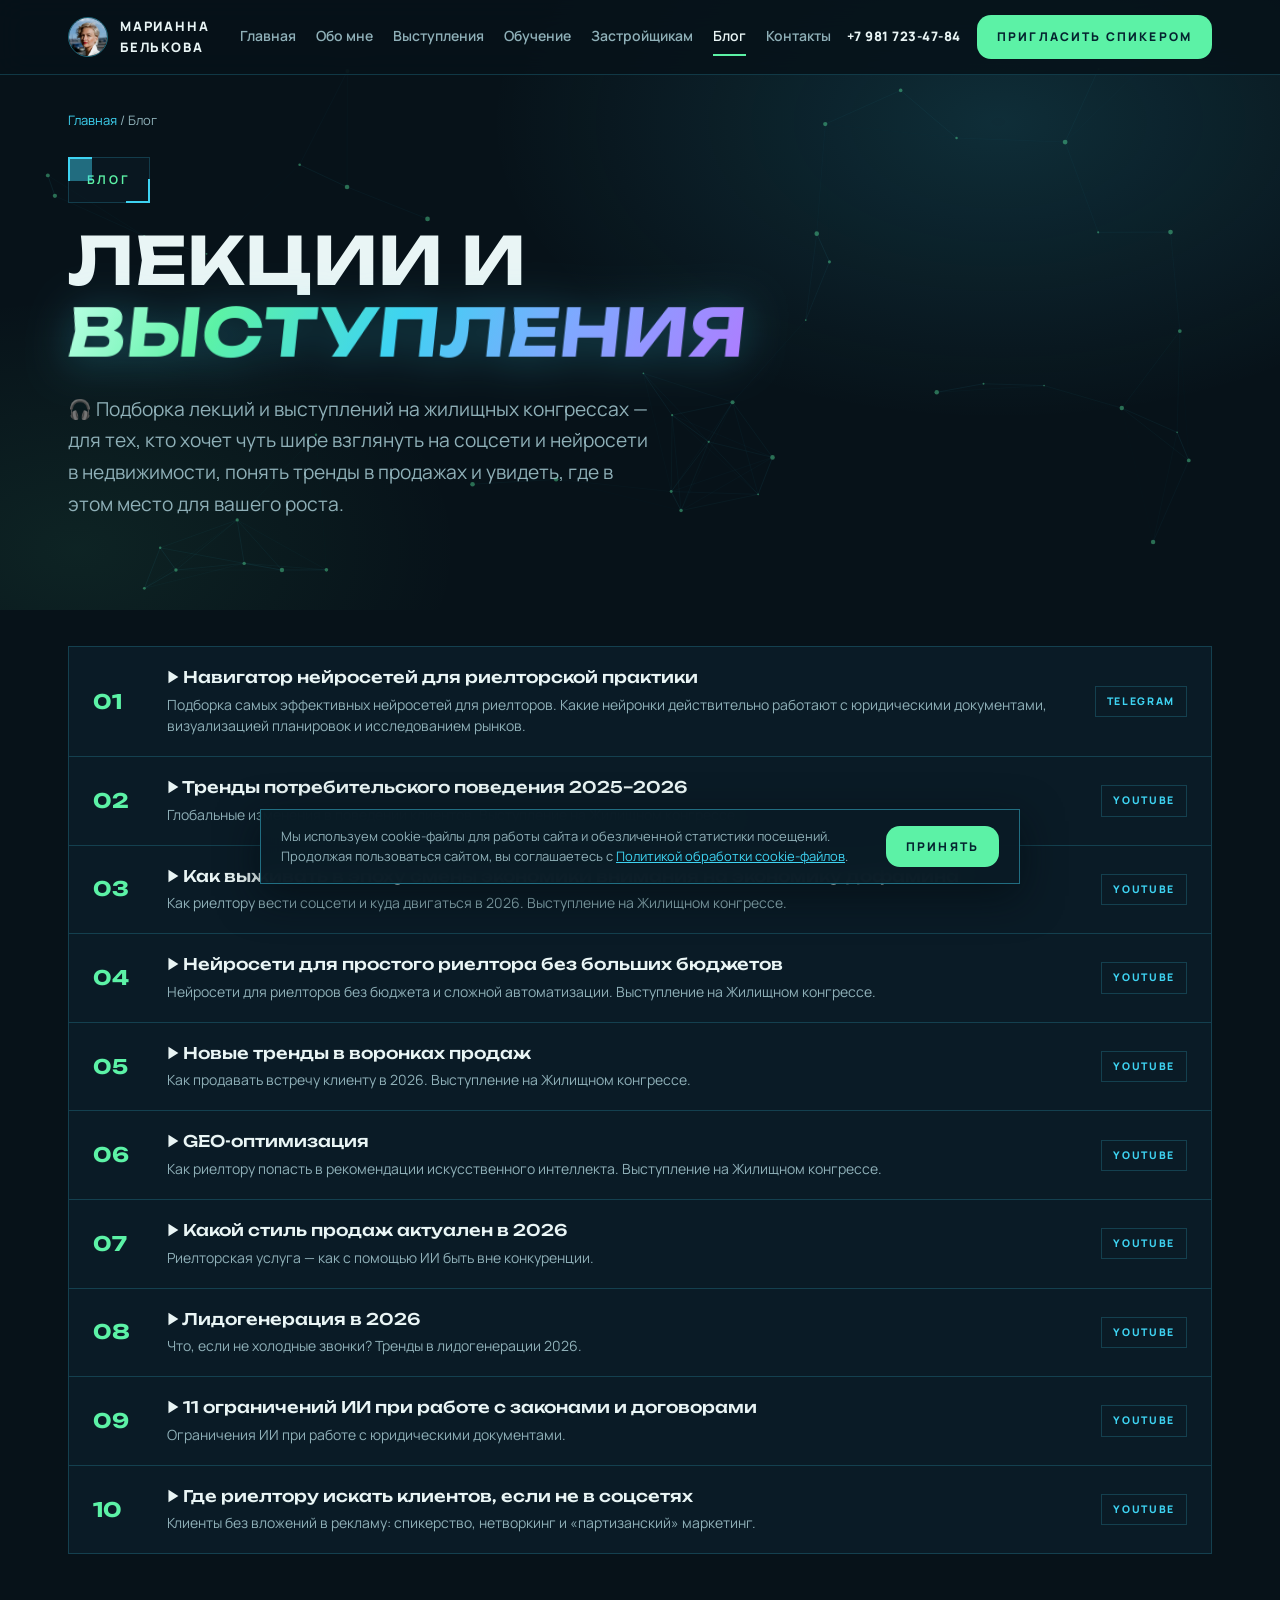
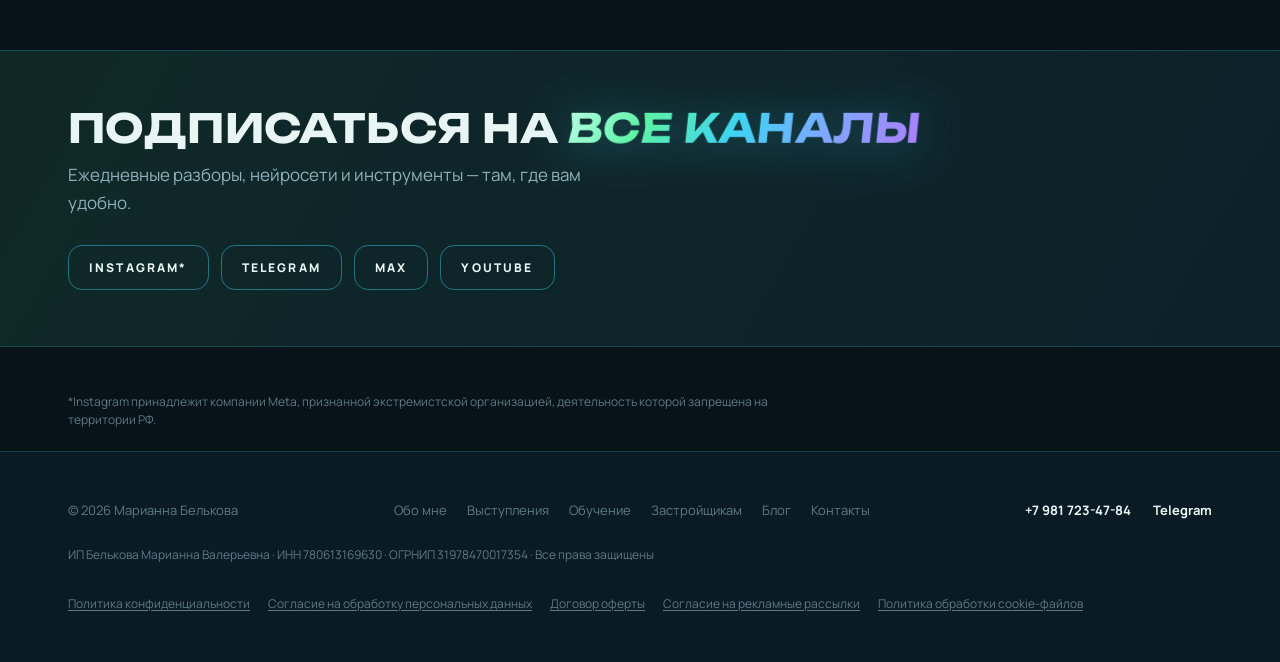
<file: blog/index.html>
<!DOCTYPE html>
<html lang="ru">
<head>
<meta charset="UTF-8">
<meta name="viewport" content="width=device-width, initial-scale=1.0">
<title>Лекции о нейросетях в недвижимости — выступления на жилищных конгрессах | Марианна Белькова</title>
<meta name="description" content="Подборка лекций и выступлений Марианны Бельковой: нейросети и ИИ для риелторов, ChatGPT в продажах недвижимости, тренды 2026, GEO-оптимизация, лидогенерация. Записи с жилищных конгрессов.">
<link rel="canonical" href="https://marianna-belkova.ru/blog/">
<meta property="og:type" content="website">
<meta property="og:title" content="Лекции о нейросетях в недвижимости — выступления на жилищных конгрессах | Марианна Белькова">
<meta property="og:description" content="Подборка лекций и выступлений Марианны Бельковой: нейросети и ИИ для риелторов, ChatGPT в продажах недвижимости, тренды 2026, GEO-оптимизация, лидогенерация. Записи с жилищных конг">
<meta property="og:url" content="https://marianna-belkova.ru/blog/">
<link rel="preconnect" href="https://fonts.googleapis.com">
<link rel="preconnect" href="https://fonts.gstatic.com" crossorigin>
<link href="https://fonts.googleapis.com/css2?family=Unbounded:wght@500;700&family=Manrope:wght@400;500;600;700;800&display=swap" rel="stylesheet">
<link rel="stylesheet" href="../assets/style.css">
<script type="application/ld+json">
{
  "@context": "https://schema.org",
  "@type": "Blog",
  "name": "Блог Марианны Бельковой",
  "description": "Современные продажи недвижимости: соцсети, нейросети, личный бренд",
  "url": "https://marianna-belkova.ru/blog/",
  "author": {"@type": "Person", "name": "Марианна Белькова"}
}
</script>
</head>
<body>

<header class="site-header">
  <div class="header-in">
    <a class="logo" href="../index.html"><img class="logo-ava" src="../assets/media/avatar.webp" alt="Марианна Белькова" width="40" height="40"><span class="logo-name">Марианна Белькова</span></a>
    <nav class="nav" id="nav" aria-label="Основная навигация">
      <a href="../index.html">Главная</a>
      <a href="../about.html">Обо мне</a>
      <a href="../speaking.html">Выступления</a>
      <a href="../education.html">Обучение</a><a href="../developers.html">Застройщикам</a>
      <a href="index.html" class="active">Блог</a>
      <a href="../contacts.html">Контакты</a>
    </nav>
    <a class="header-tel" href="tel:+79817234784">+7 981 723-47-84</a>
    <a class="btn btn-sm header-cta" href="mailto:mariashka@gmail.com?subject=%D0%9F%D1%80%D0%B8%D0%B3%D0%BB%D0%B0%D1%88%D0%B5%D0%BD%D0%B8%D0%B5%20%D1%81%D0%BF%D0%B8%D0%BA%D0%B5%D1%80%D0%BE%D0%BC">Пригласить спикером</a>
    <button class="burger" id="burger" aria-label="Открыть меню" aria-expanded="false"><span></span></button>
  </div>
</header>

<main>

<section class="hero" style="padding-bottom:56px">
  <canvas id="fx-canvas" aria-hidden="true"></canvas>
  <div class="container" style="position:relative;z-index:2">
    <nav class="breadcrumbs" aria-label="Хлебные крошки"><a href="../index.html">Главная</a> / Блог</nav>
    <div class="eyebrow frame">Блог</div>
    <h1 class="display">Лекции и <span class="chrome">выступления</span></h1>
    <p class="hero-sub">🎧 Подборка лекций и выступлений на жилищных конгрессах — для тех, кто хочет чуть шире взглянуть на соцсети и нейросети в недвижимости, понять тренды в продажах и увидеть, где в этом место для вашего роста.</p>
  </div>
</section>

<section class="section" style="padding-top:36px">
  <div class="container">
    <div class="lectures">
      <a class="lecture reveal" href="https://t.me/belkovamarianna/15244" target="_blank" rel="noopener">
        <span class="lec-num">01</span>
        <span class="lec-body"><span class="lec-title">▶ Навигатор нейросетей для риелторской практики</span><span class="lec-desc">Подборка самых эффективных нейросетей для риелторов. Какие нейронки действительно работают с юридическими документами, визуализацией планировок и исследованием рынков.</span></span>
        <span class="lec-plat">Telegram</span>
      </a>
      <a class="lecture reveal" href="https://www.youtube.com/watch?v=FQb51IOvPBg" target="_blank" rel="noopener">
        <span class="lec-num">02</span>
        <span class="lec-body"><span class="lec-title">▶ Тренды потребительского поведения 2025–2026</span><span class="lec-desc">Глобальные изменения в поведении клиентов. Выступление на Жилищном конгрессе.</span></span>
        <span class="lec-plat">YouTube</span>
      </a>
      <a class="lecture reveal" href="https://youtu.be/xTO-rLgZQrg" target="_blank" rel="noopener">
        <span class="lec-num">03</span>
        <span class="lec-body"><span class="lec-title">▶ Как выживать в эпоху смены экономики внимания на экономику дофамина</span><span class="lec-desc">Как риелтору вести соцсети и куда двигаться в 2026. Выступление на Жилищном конгрессе.</span></span>
        <span class="lec-plat">YouTube</span>
      </a>
      <a class="lecture reveal" href="https://youtu.be/mW24yunrMhk" target="_blank" rel="noopener">
        <span class="lec-num">04</span>
        <span class="lec-body"><span class="lec-title">▶ Нейросети для простого риелтора без больших бюджетов</span><span class="lec-desc">Нейросети для риелторов без бюджета и сложной автоматизации. Выступление на Жилищном конгрессе.</span></span>
        <span class="lec-plat">YouTube</span>
      </a>
      <a class="lecture reveal" href="https://youtu.be/weD0pcfXvNE" target="_blank" rel="noopener">
        <span class="lec-num">05</span>
        <span class="lec-body"><span class="lec-title">▶ Новые тренды в воронках продаж</span><span class="lec-desc">Как продавать встречу клиенту в 2026. Выступление на Жилищном конгрессе.</span></span>
        <span class="lec-plat">YouTube</span>
      </a>
      <a class="lecture reveal" href="https://youtu.be/uO5vHFVDCN0" target="_blank" rel="noopener">
        <span class="lec-num">06</span>
        <span class="lec-body"><span class="lec-title">▶ GEO-оптимизация</span><span class="lec-desc">Как риелтору попасть в рекомендации искусственного интеллекта. Выступление на Жилищном конгрессе.</span></span>
        <span class="lec-plat">YouTube</span>
      </a>
      <a class="lecture reveal" href="https://youtu.be/nbuJO_vpFp4" target="_blank" rel="noopener">
        <span class="lec-num">07</span>
        <span class="lec-body"><span class="lec-title">▶ Какой стиль продаж актуален в 2026</span><span class="lec-desc">Риелторская услуга — как с помощью ИИ быть вне конкуренции.</span></span>
        <span class="lec-plat">YouTube</span>
      </a>
      <a class="lecture reveal" href="https://youtu.be/wwXN2BNDzM4" target="_blank" rel="noopener">
        <span class="lec-num">08</span>
        <span class="lec-body"><span class="lec-title">▶ Лидогенерация в 2026</span><span class="lec-desc">Что, если не холодные звонки? Тренды в лидогенерации 2026.</span></span>
        <span class="lec-plat">YouTube</span>
      </a>
      <a class="lecture reveal" href="https://www.youtube.com/watch?v=KzNADZfl3mQ" target="_blank" rel="noopener">
        <span class="lec-num">09</span>
        <span class="lec-body"><span class="lec-title">▶ 11 ограничений ИИ при работе с законами и договорами</span><span class="lec-desc">Ограничения ИИ при работе с юридическими документами.</span></span>
        <span class="lec-plat">YouTube</span>
      </a>
      <a class="lecture reveal" href="https://youtu.be/uyzu935TsO4" target="_blank" rel="noopener">
        <span class="lec-num">10</span>
        <span class="lec-body"><span class="lec-title">▶ Где риелтору искать клиентов, если не в соцсетях</span><span class="lec-desc">Клиенты без вложений в рекламу: спикерство, нетворкинг и «партизанский» маркетинг.</span></span>
        <span class="lec-plat">YouTube</span>
      </a>
    </div>
  </div>
</section>

<section class="cta-band">
  <div class="container cta-band-in">
    <div class="reveal">
      <h2 class="display">Подписаться на <span class="chrome">все каналы</span></h2>
      <p>Ежедневные разборы, нейросети и инструменты — там, где вам удобно.</p>
    </div>
    <div class="cta-band-actions reveal"><a class="btn btn-ghost btn-sm" href="https://www.instagram.com/belkova.marianna" target="_blank" rel="noopener">Instagram*</a> <a class="btn btn-ghost btn-sm" href="https://t.me/belkovamarianna" target="_blank" rel="noopener">Telegram</a> <a class="btn btn-ghost btn-sm" href="https://max.ru/channel_belkova" target="_blank" rel="noopener">MAX</a> <a class="btn btn-ghost btn-sm" href="https://www.youtube.com/@smmforrealestate" target="_blank" rel="noopener">YouTube</a></div>
  </div>
</section>

<div class="container" style="padding-top:22px;padding-bottom:22px"><p class="legal-note">*Instagram принадлежит компании Meta, признанной экстремистской организацией, деятельность которой запрещена на территории РФ.</p></div>

</main>

<footer class="site-footer">
  <div class="container footer-in">
    <div>© <span data-year></span> Марианна Белькова</div>
    <nav class="footer-nav"><a href="../about.html">Обо мне</a><a href="../speaking.html">Выступления</a><a href="../education.html">Обучение</a><a href="../developers.html">Застройщикам</a><a href="index.html">Блог</a><a href="../contacts.html">Контакты</a></nav>
    <div class="footer-contacts">
      <a href="tel:+79817234784">+7 981 723-47-84</a>
      <a href="https://t.me/mariannabelkova" target="_blank" rel="noopener">Telegram</a>
    </div>
    <div class="footer-req">ИП Белькова Марианна Валерьевна · ИНН 780613169630 · ОГРНИП 31978470017354 · Все права защищены</div>
    <div class="footer-legal">
      <a href="https://belkova-smm.ru/privacy" target="_blank" rel="noopener">Политика конфиденциальности</a>
      <a href="https://belkova-smm.ru/policy" target="_blank" rel="noopener">Согласие на обработку персональных данных</a>
      <a href="https://belkova-smm.ru/oferta" target="_blank" rel="noopener">Договор оферты</a>
      <a href="https://belkova-smm.ru/rassilki" target="_blank" rel="noopener">Согласие на рекламные рассылки</a>
      <a href="../policyofcookies.html">Политика обработки cookie-файлов</a>
    </div>
  </div>
</footer>

<script src="../assets/main.js"></script>
</body>
</html>
</file>
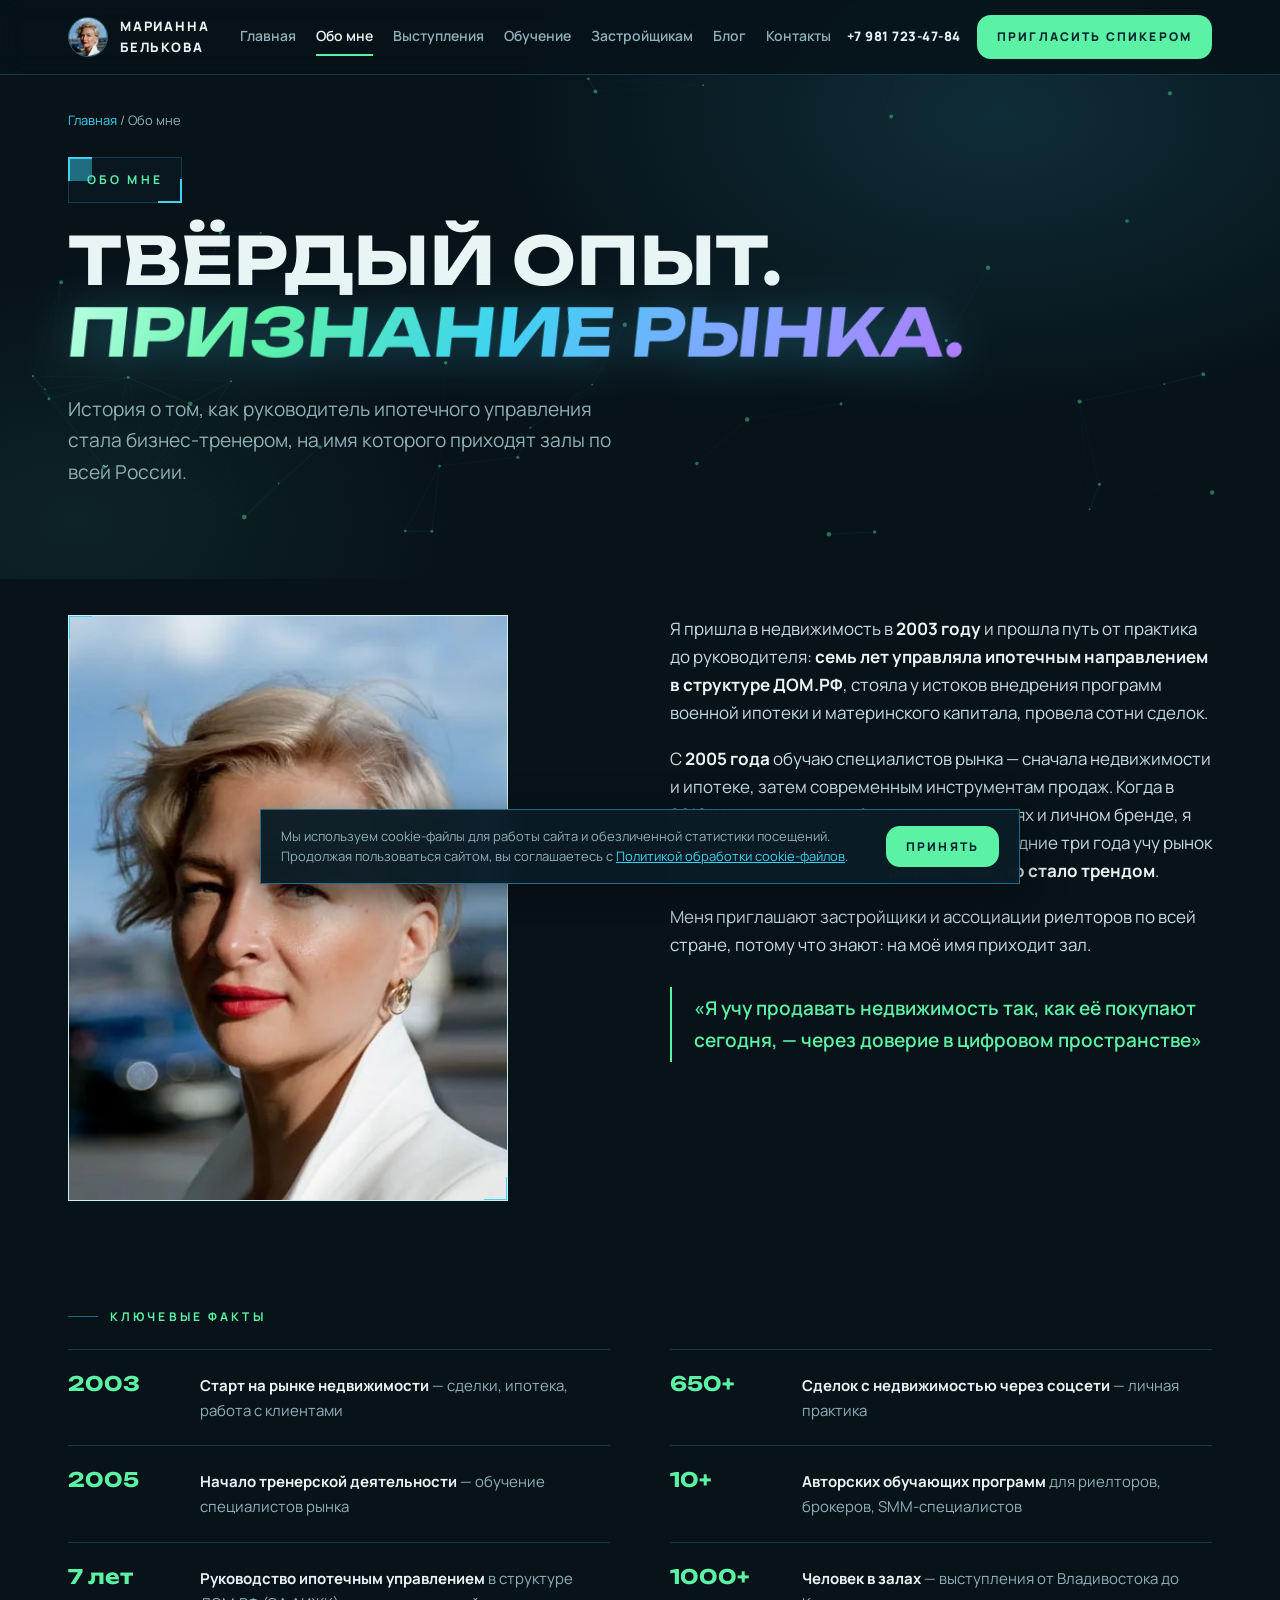
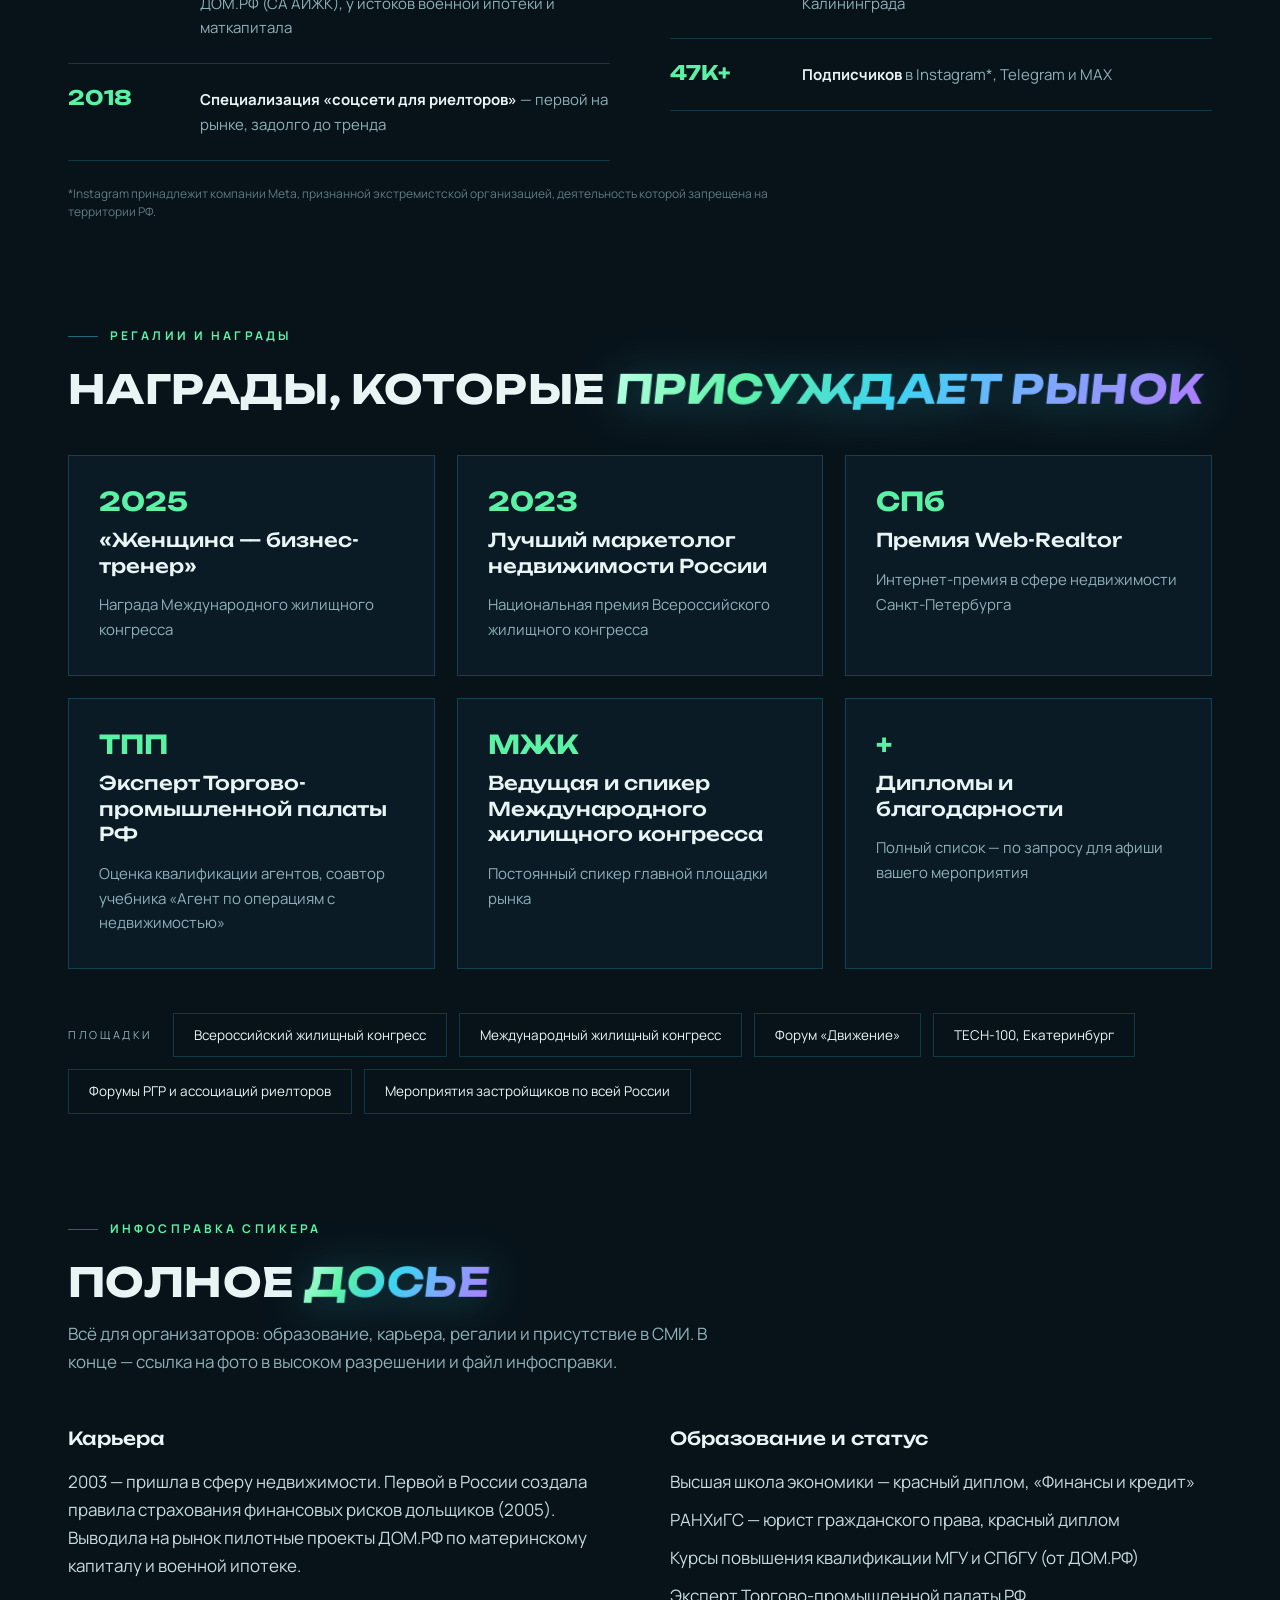
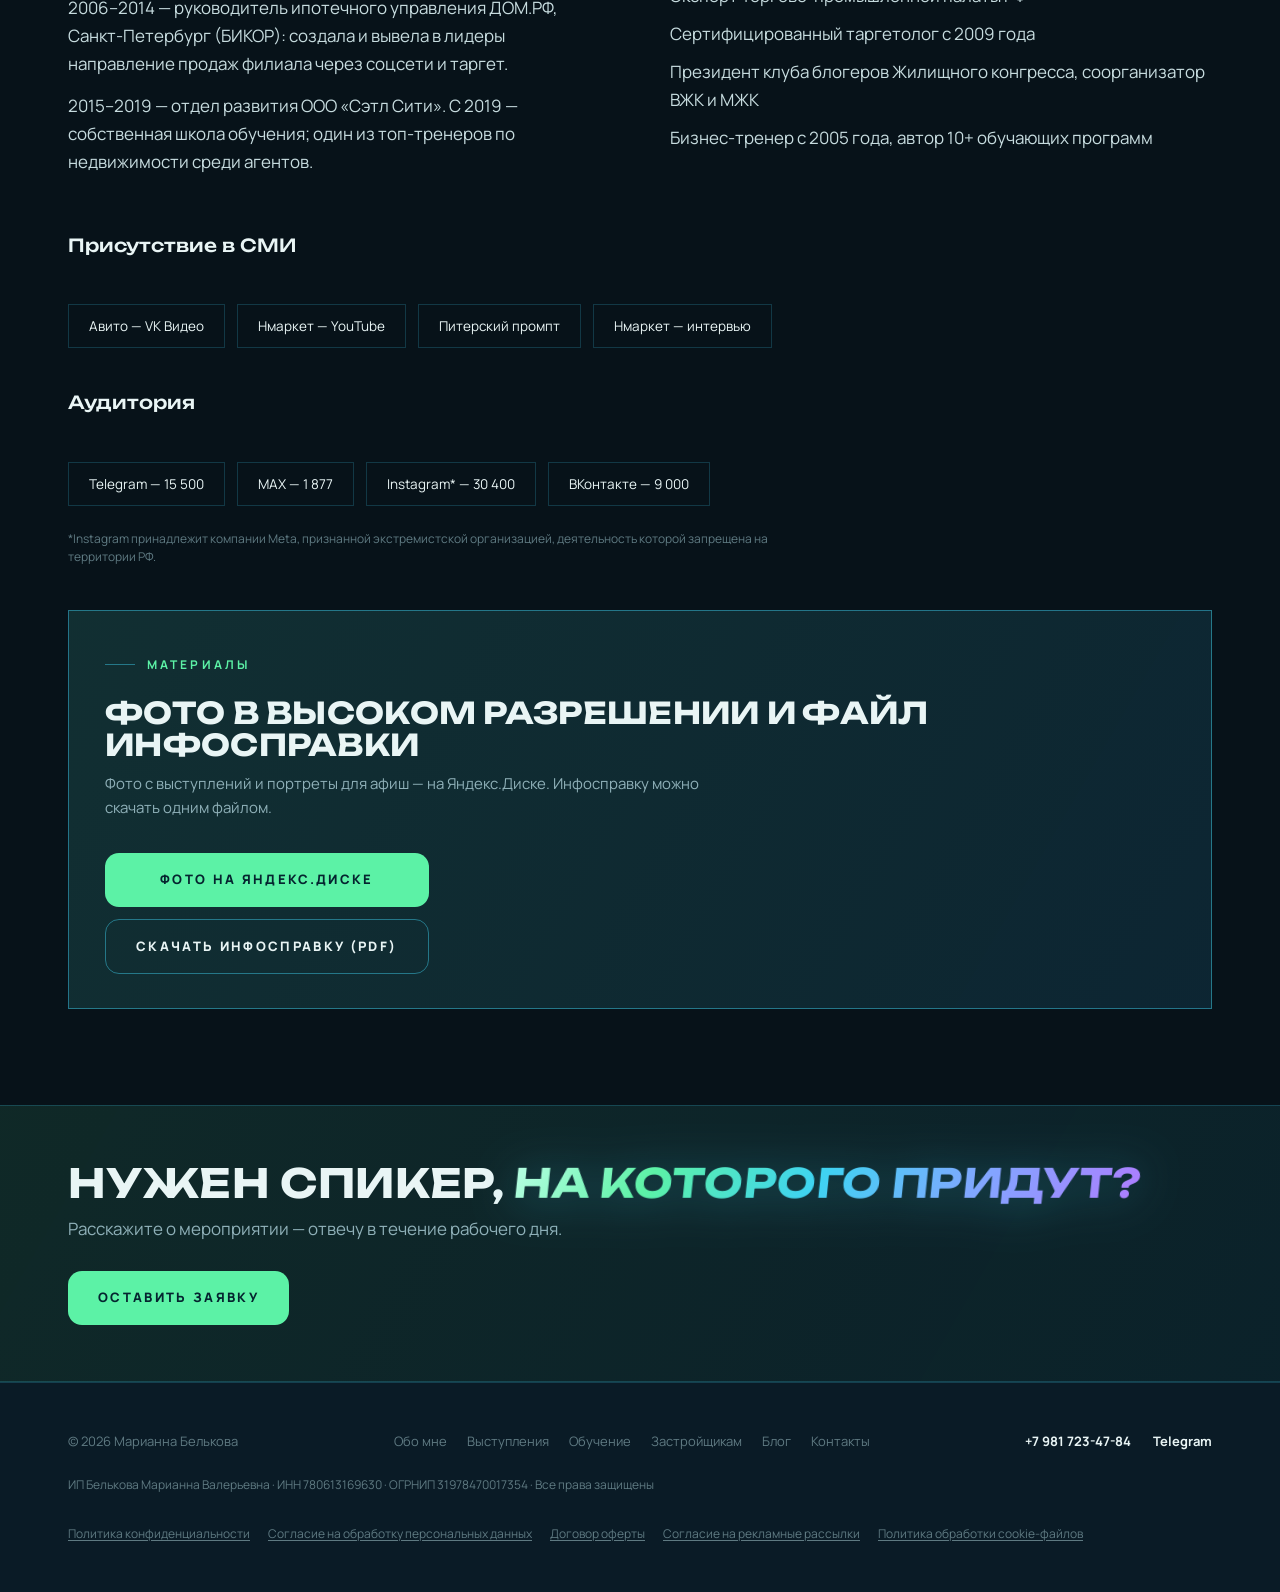
<file: about.html>
<!DOCTYPE html>
<html lang="ru">
<head>
<meta charset="UTF-8">
<meta name="viewport" content="width=device-width, initial-scale=1.0">
<title>Марианна Белькова — кто это: опыт, регалии, награды | Бизнес-тренер по недвижимости</title>
<meta name="description" content="Марианна Белькова: в недвижимости с 2003 года, бизнес-тренер с 2005. Одна из самых титулованных тренеров России: премии жилищных конгрессов. Эксперт ТПП РФ, экс-руководитель ипотечного управления ДОМ.РФ. Инфосправка спикера и фото.">
<link rel="canonical" href="https://marianna-belkova.ru/about.html">
<meta property="og:type" content="profile">
<meta property="og:title" content="Марианна Белькова — кто это: опыт, регалии, награды | Бизнес-тренер по недвижимости">
<meta property="og:description" content="Марианна Белькова: в недвижимости с 2003 года, бизнес-тренер с 2005. Одна из самых титулованных тренеров России: премии жилищных конгрессов. Эксперт ТПП РФ, экс-руководитель ипотеч">
<meta property="og:url" content="https://marianna-belkova.ru/about.html">
<link rel="preconnect" href="https://fonts.googleapis.com">
<link rel="preconnect" href="https://fonts.gstatic.com" crossorigin>
<link href="https://fonts.googleapis.com/css2?family=Unbounded:wght@500;700&family=Manrope:wght@400;500;600;700;800&display=swap" rel="stylesheet">
<link rel="stylesheet" href="assets/style.css">
<script type="application/ld+json">
{
  "@context": "https://schema.org",
  "@type": "BreadcrumbList",
  "itemListElement": [
    {"@type":"ListItem","position":1,"name":"Главная","item":"https://marianna-belkova.ru/"},
    {"@type":"ListItem","position":2,"name":"Обо мне","item":"https://marianna-belkova.ru/about.html"}
  ]
}
</script>
</head>
<body>

<header class="site-header">
  <div class="header-in">
    <a class="logo" href="index.html"><img class="logo-ava" src="assets/media/avatar.webp" alt="Марианна Белькова" width="40" height="40"><span class="logo-name">Марианна Белькова</span></a>
    <nav class="nav" id="nav" aria-label="Основная навигация">
      <a href="index.html">Главная</a>
      <a href="about.html" class="active">Обо мне</a>
      <a href="speaking.html">Выступления</a>
      <a href="education.html">Обучение</a>
      <a href="developers.html">Застройщикам</a><a href="blog/index.html">Блог</a>
      <a href="contacts.html">Контакты</a>
    </nav>
    <a class="header-tel" href="tel:+79817234784">+7 981 723-47-84</a>
    <a class="btn btn-sm header-cta" href="mailto:mariashka@gmail.com?subject=%D0%9F%D1%80%D0%B8%D0%B3%D0%BB%D0%B0%D1%88%D0%B5%D0%BD%D0%B8%D0%B5%20%D1%81%D0%BF%D0%B8%D0%BA%D0%B5%D1%80%D0%BE%D0%BC">Пригласить спикером</a>
    <button class="burger" id="burger" aria-label="Открыть меню" aria-expanded="false"><span></span></button>
  </div>
</header>

<main>

<section class="hero" style="padding-bottom:56px">
  <canvas id="fx-canvas" aria-hidden="true"></canvas>
  <div class="container" style="position:relative;z-index:2">
    <nav class="breadcrumbs" aria-label="Хлебные крошки"><a href="index.html">Главная</a> / Обо мне</nav>
    <div class="eyebrow frame">Обо мне</div>
    <h1 class="display">Твёрдый опыт.<br><span class="chrome">Признание рынка.</span></h1>
    <p class="hero-sub">История о том, как руководитель ипотечного управления стала бизнес-тренером, на имя которого приходят залы по всей России.</p>
  </div>
</section>

<section class="section" style="padding-top:36px">
  <div class="container">
    <div class="grid-2" style="align-items:start;gap:60px">
      <div class="reveal">
        <div class="scene3d frame" style="aspect-ratio:3/4;max-width:440px;overflow:hidden">
          <img src="assets/media/portrait.webp" alt="Марианна Белькова — бизнес-тренер по продажам недвижимости" style="width:100%;height:100%;object-fit:cover;display:block">
        </div>
      </div>
      <div class="reveal">
        <p style="margin-bottom:18px;color:#C7DCDF">
          Я пришла в недвижимость в <b style="color:var(--text)">2003 году</b> и прошла путь от практика до руководителя:
          <b style="color:var(--text)">семь лет управляла ипотечным направлением в структуре ДОМ.РФ</b>,
          стояла у истоков внедрения программ военной ипотеки и материнского капитала, провела сотни сделок.
        </p>
        <p style="margin-bottom:18px;color:#C7DCDF">
          С <b style="color:var(--text)">2005 года</b> обучаю специалистов рынка — сначала недвижимости и ипотеке,
          затем современным инструментам продаж. Когда в 2018-м стало ясно, что будущее — в соцсетях и личном бренде,
          я сделала это своей специализацией. Последние три года учу рынок работать с нейросетями —
          <b style="color:var(--text)">раньше, чем это стало трендом</b>.
        </p>
        <p style="margin-bottom:28px;color:#C7DCDF">
          Меня приглашают застройщики и ассоциации риелторов по всей стране, потому что знают: на моё имя приходит зал.
        </p>
        <blockquote style="border-left:2px solid var(--mint);padding:6px 0 6px 22px;color:var(--mint);font-size:19px;font-weight:600">
          «Я учу продавать недвижимость так, как её покупают сегодня, — через доверие в цифровом пространстве»
        </blockquote>
      </div>
    </div>
  </div>
</section>

<section class="section" style="padding-top:0">
  <div class="container">
    <div class="eyebrow reveal">Ключевые факты</div>
    <div class="grid-2" style="gap:0 60px">
      <div>
        <div class="fact reveal"><div class="fact-key">2003</div><div class="fact-val"><b>Старт на рынке недвижимости</b> — сделки, ипотека, работа с клиентами</div></div>
        <div class="fact reveal"><div class="fact-key">2005</div><div class="fact-val"><b>Начало тренерской деятельности</b> — обучение специалистов рынка</div></div>
        <div class="fact reveal"><div class="fact-key">7 лет</div><div class="fact-val"><b>Руководство ипотечным управлением</b> в структуре ДОМ.РФ (СА АИЖК), у истоков военной ипотеки и маткапитала</div></div>
        <div class="fact reveal"><div class="fact-key">2018</div><div class="fact-val"><b>Специализация «соцсети для риелторов»</b> — первой на рынке, задолго до тренда</div></div>
      </div>
      <div>
        <div class="fact reveal"><div class="fact-key">650+</div><div class="fact-val"><b>Сделок с недвижимостью через соцсети</b> — личная практика</div></div>
        <div class="fact reveal"><div class="fact-key">10+</div><div class="fact-val"><b>Авторских обучающих программ</b> для риелторов, брокеров, SMM-специалистов</div></div>
        <div class="fact reveal"><div class="fact-key">1000+</div><div class="fact-val"><b>Человек в залах</b> — выступления от Владивостока до Калининграда</div></div>
        <div class="fact reveal"><div class="fact-key">47К+</div><div class="fact-val"><b>Подписчиков</b> в Instagram*, Telegram и MAX</div></div>
      </div>
    </div>
    <p class="legal-note">*Instagram принадлежит компании Meta, признанной экстремистской организацией, деятельность которой запрещена на территории РФ.</p>
  </div>
</section>

<section class="section" style="padding-top:0">
  <div class="container">
    <div class="eyebrow reveal">Регалии и награды</div>
    <h2 class="display reveal">Награды, которые <span class="chrome">присуждает рынок</span></h2>
    <div class="grid-3" style="margin-top:44px">
      <div class="card reveal"><div class="award-year">2025</div><h3>«Женщина — бизнес-тренер»</h3><p>Награда Международного жилищного конгресса</p></div>
      <div class="card reveal"><div class="award-year">2023</div><h3>Лучший маркетолог недвижимости России</h3><p>Национальная премия Всероссийского жилищного конгресса</p></div>
      <div class="card reveal"><div class="award-year">СПб</div><h3>Премия Web-Realtor</h3><p>Интернет-премия в сфере недвижимости Санкт-Петербурга</p></div>
      <div class="card reveal"><div class="award-year">ТПП</div><h3>Эксперт Торгово-промышленной палаты РФ</h3><p>Оценка квалификации агентов, соавтор учебника «Агент по операциям с недвижимостью»</p></div>
      <div class="card reveal"><div class="award-year">МЖК</div><h3>Ведущая и спикер Международного жилищного конгресса</h3><p>Постоянный спикер главной площадки рынка</p></div>
      <div class="card reveal"><div class="award-year">+</div><h3>Дипломы и благодарности</h3><p>Полный список — по запросу для афиши вашего мероприятия</p></div>
    </div>
    <div class="pills reveal">
      <span class="pills-label">Площадки</span>
      <span class="pill">Всероссийский жилищный конгресс</span>
      <span class="pill">Международный жилищный конгресс</span>
      <span class="pill">Форум «Движение»</span>
      <span class="pill">TECH-100, Екатеринбург</span>
      <span class="pill">Форумы РГР и ассоциаций риелторов</span>
      <span class="pill">Мероприятия застройщиков по всей России</span>
    </div>
  </div>
</section>

<section class="section" style="padding-top:0" id="infospravka">
  <div class="container">
    <div class="eyebrow reveal">Инфосправка спикера</div>
    <h2 class="display reveal">Полное <span class="chrome">досье</span></h2>
    <p class="section-lead reveal">Всё для организаторов: образование, карьера, регалии и присутствие в СМИ. В конце — ссылка на фото в высоком разрешении и файл инфосправки.</p>

    <div class="grid-2" style="gap:44px 60px;margin-top:12px;align-items:start">
      <div class="reveal">
        <h3 style="font-family:'Unbounded',sans-serif;font-weight:500;font-size:18px;margin-bottom:14px">Карьера</h3>
        <p style="color:#C7DCDF;margin-bottom:14px">2003 — пришла в сферу недвижимости. Первой в России создала правила страхования финансовых рисков дольщиков (2005). Выводила на рынок пилотные проекты ДОМ.РФ по материнскому капиталу и военной ипотеке.</p>
        <p style="color:#C7DCDF;margin-bottom:14px">2006–2014 — руководитель ипотечного управления ДОМ.РФ, Санкт-Петербург (БИКОР): создала и вывела в лидеры направление продаж филиала через соцсети и таргет.</p>
        <p style="color:#C7DCDF;margin-bottom:14px">2015–2019 — отдел развития ООО «Сэтл Сити». С 2019 — собственная школа обучения; один из топ-тренеров по недвижимости среди агентов.</p>
      </div>
      <div class="reveal">
        <h3 style="font-family:'Unbounded',sans-serif;font-weight:500;font-size:18px;margin-bottom:14px">Образование и статус</h3>
        <ul style="list-style:none;color:#C7DCDF;display:flex;flex-direction:column;gap:10px">
          <li>Высшая школа экономики — красный диплом, «Финансы и кредит»</li>
          <li>РАНХиГС — юрист гражданского права, красный диплом</li>
          <li>Курсы повышения квалификации МГУ и СПбГУ (от ДОМ.РФ)</li>
          <li>Эксперт Торгово-промышленной палаты РФ</li>
          <li>Сертифицированный таргетолог с 2009 года</li>
          <li>Президент клуба блогеров Жилищного конгресса, соорганизатор ВЖК и МЖК</li>
          <li>Бизнес-тренер с 2005 года, автор 10+ обучающих программ</li>
        </ul>
      </div>
    </div>

    <div class="reveal" style="margin-top:40px">
      <h3 style="font-family:'Unbounded',sans-serif;font-weight:500;font-size:18px;margin-bottom:14px">Присутствие в СМИ</h3>
      <div class="pills">
        <a class="pill" href="https://vkvideo.ru/video-211643329_456239052?t=1m59s" target="_blank" rel="noopener">Авито — VK Видео</a>
        <a class="pill" href="https://youtu.be/hd5d5TXXIws" target="_blank" rel="noopener">Нмаркет — YouTube</a>
        <a class="pill" href="https://youtu.be/qju5CsC7BnQ" target="_blank" rel="noopener">Питерский промпт</a>
        <a class="pill" href="https://www.youtube.com/watch?v=4fGcuz-OpAc" target="_blank" rel="noopener">Нмаркет — интервью</a>
      </div>
    </div>

    <div class="reveal" style="margin-top:40px">
      <h3 style="font-family:'Unbounded',sans-serif;font-weight:500;font-size:18px;margin-bottom:14px">Аудитория</h3>
      <div class="pills">
        <a class="pill" href="https://t.me/belkovamarianna" target="_blank" rel="noopener">Telegram — 15 500</a>
        <a class="pill" href="https://max.ru/channel_belkova" target="_blank" rel="noopener">MAX — 1 877</a>
        <a class="pill" href="https://www.instagram.com/belkova.marianna" target="_blank" rel="noopener">Instagram* — 30 400</a>
        <a class="pill" href="https://vk.com/belkova.marianna" target="_blank" rel="noopener">ВКонтакте — 9 000</a>
      </div>
      <p class="legal-note">*Instagram принадлежит компании Meta, признанной экстремистской организацией, деятельность которой запрещена на территории РФ.</p>
    </div>

    <div class="pk-strip reveal" style="margin-top:44px">
      <div>
        <div class="eyebrow">Материалы</div>
        <h2 class="display" style="font-size:clamp(20px,2.4vw,30px)">Фото в высоком разрешении и файл инфосправки</h2>
        <p>Фото с выступлений и портреты для афиш — на Яндекс.Диске. Инфосправку можно скачать одним файлом.</p>
      </div>
      <div style="display:flex;flex-direction:column;gap:12px">
        <a class="btn" href="https://disk.yandex.ru/a/ilrK2JgNCcDkqQ" target="_blank" rel="noopener">Фото на Яндекс.Диске</a>
        <a class="btn btn-ghost" href="assets/media/infospravka-belkova.pdf" target="_blank" rel="noopener">Скачать инфосправку (PDF)</a>
      </div>
    </div>
  </div>
</section>

<section class="cta-band">
  <div class="container cta-band-in">
    <div class="reveal">
      <h2 class="display">Нужен спикер, <span class="chrome">на которого придут?</span></h2>
      <p>Расскажите о мероприятии — отвечу в течение рабочего дня.</p>
    </div>
    <a class="btn reveal" href="contacts.html" data-type="Выступление на мероприятии">Оставить заявку</a>
  </div>
</section>

</main>

<footer class="site-footer">
  <div class="container footer-in">
    <div>© <span data-year></span> Марианна Белькова</div>
    <nav class="footer-nav"><a href="about.html">Обо мне</a><a href="speaking.html">Выступления</a><a href="education.html">Обучение</a><a href="developers.html">Застройщикам</a><a href="blog/index.html">Блог</a><a href="contacts.html">Контакты</a></nav>
    <div class="footer-contacts">
      <a href="tel:+79817234784">+7 981 723-47-84</a>
      <a href="https://t.me/mariannabelkova" target="_blank" rel="noopener">Telegram</a>
    </div>
    <div class="footer-req">ИП Белькова Марианна Валерьевна · ИНН 780613169630 · ОГРНИП 31978470017354 · Все права защищены</div>
    <div class="footer-legal">
      <a href="https://belkova-smm.ru/privacy" target="_blank" rel="noopener">Политика конфиденциальности</a>
      <a href="https://belkova-smm.ru/policy" target="_blank" rel="noopener">Согласие на обработку персональных данных</a>
      <a href="https://belkova-smm.ru/oferta" target="_blank" rel="noopener">Договор оферты</a>
      <a href="https://belkova-smm.ru/rassilki" target="_blank" rel="noopener">Согласие на рекламные рассылки</a>
      <a href="policyofcookies.html">Политика обработки cookie-файлов</a>
    </div>
  </div>
</footer>

<script src="assets/main.js"></script>
</body>
</html>
</file>
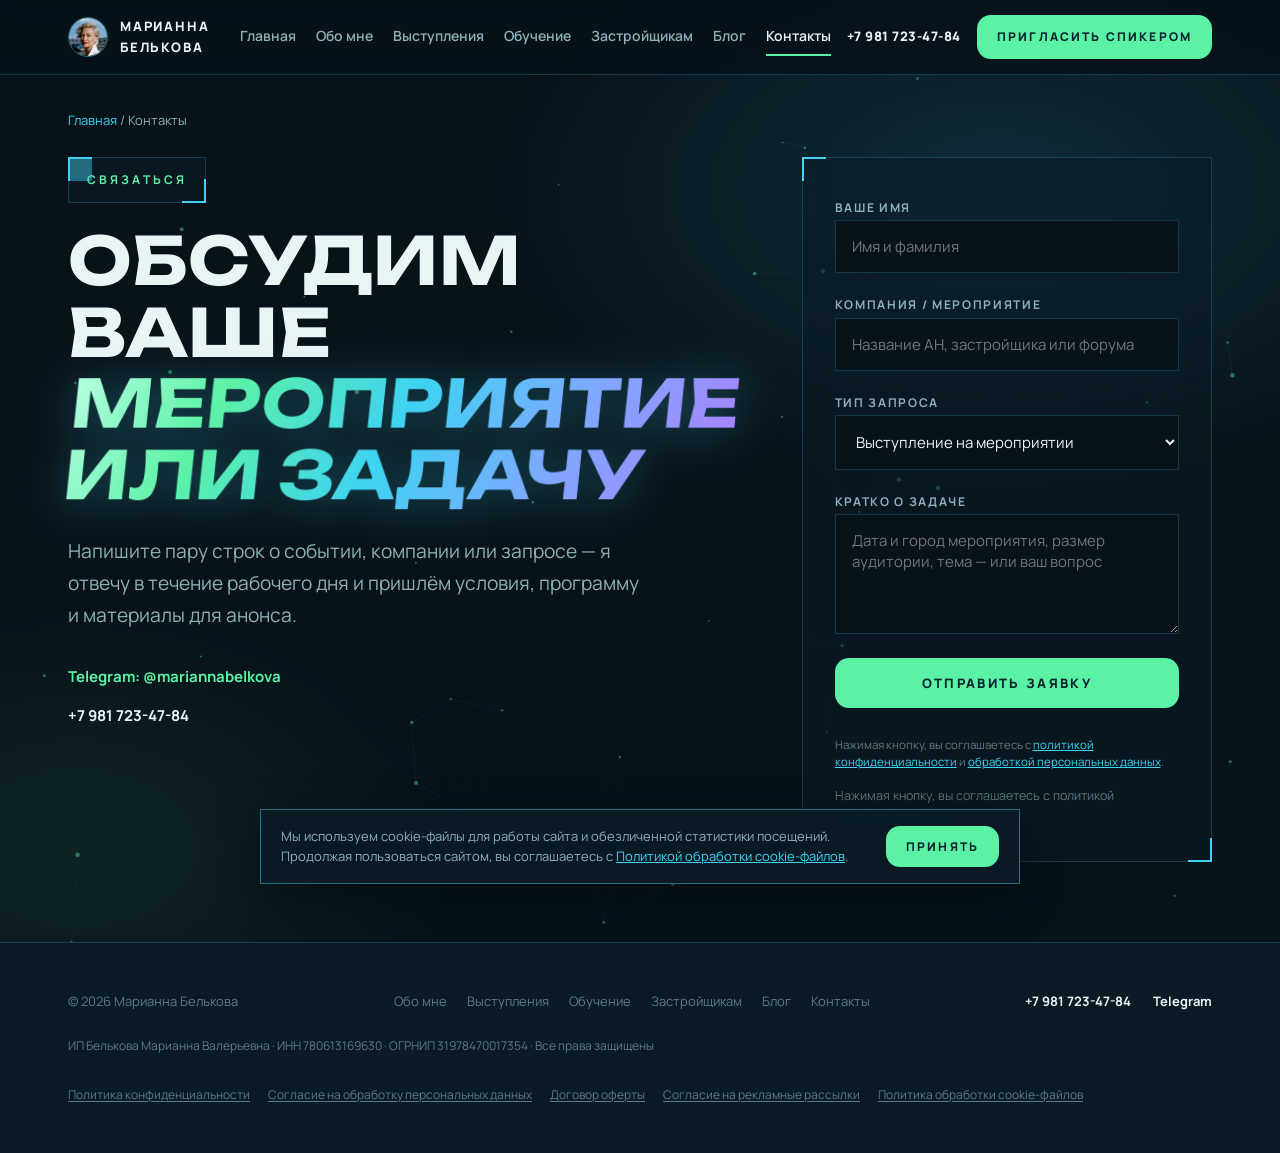
<file: contacts.html>
<!DOCTYPE html>
<html lang="ru">
<head>
<meta charset="UTF-8">
<meta name="viewport" content="width=device-width, initial-scale=1.0">
<title>Контакты Марианны Бельковой — пригласить спикером, заказать обучение</title>
<meta name="description" content="Связаться с Марианной Бельковой: заявка на выступление спикером на конференции по недвижимости, корпоративное обучение нейросетям для АН и застройщиков. Телефон, Telegram, почта.">
<link rel="canonical" href="https://marianna-belkova.ru/contacts.html">
<meta property="og:type" content="website">
<meta property="og:title" content="Контакты Марианны Бельковой — пригласить спикером, заказать обучение">
<meta property="og:description" content="Связаться с Марианной Бельковой: заявка на выступление спикером на конференции по недвижимости, корпоративное обучение нейросетям для АН и застройщиков. Телефон, Telegram, почта.">
<meta property="og:url" content="https://marianna-belkova.ru/contacts.html">
<link rel="preconnect" href="https://fonts.googleapis.com">
<link rel="preconnect" href="https://fonts.gstatic.com" crossorigin>
<link href="https://fonts.googleapis.com/css2?family=Unbounded:wght@500;700&family=Manrope:wght@400;500;600;700;800&display=swap" rel="stylesheet">
<link rel="stylesheet" href="assets/style.css">
</head>
<body>

<header class="site-header">
  <div class="header-in">
    <a class="logo" href="index.html"><img class="logo-ava" src="assets/media/avatar.webp" alt="Марианна Белькова" width="40" height="40"><span class="logo-name">Марианна Белькова</span></a>
    <nav class="nav" id="nav" aria-label="Основная навигация">
      <a href="index.html">Главная</a>
      <a href="about.html">Обо мне</a>
      <a href="speaking.html">Выступления</a>
      <a href="education.html">Обучение</a>
      <a href="developers.html">Застройщикам</a><a href="blog/index.html">Блог</a>
      <a href="contacts.html" class="active">Контакты</a>
    </nav>
    <a class="header-tel" href="tel:+79817234784">+7 981 723-47-84</a>
    <a class="btn btn-sm header-cta" href="mailto:mariashka@gmail.com?subject=%D0%9F%D1%80%D0%B8%D0%B3%D0%BB%D0%B0%D1%88%D0%B5%D0%BD%D0%B8%D0%B5%20%D1%81%D0%BF%D0%B8%D0%BA%D0%B5%D1%80%D0%BE%D0%BC">Пригласить спикером</a>
    <button class="burger" id="burger" aria-label="Открыть меню" aria-expanded="false"><span></span></button>
  </div>
</header>

<main>

<section class="hero" style="padding-bottom:80px">
  <canvas id="fx-canvas" aria-hidden="true"></canvas>
  <div class="container" style="position:relative;z-index:2">
    <nav class="breadcrumbs" aria-label="Хлебные крошки"><a href="index.html">Главная</a> / Контакты</nav>
    <div class="grid-2" style="align-items:start;gap:60px">
      <div>
        <div class="eyebrow frame">Связаться</div>
        <h1 class="display">Обсудим ваше<br><span class="chrome">мероприятие или задачу</span></h1>
        <p class="hero-sub">Напишите пару строк о событии, компании или запросе — я отвечу в течение рабочего дня и пришлём условия, программу и материалы для анонса.</p>
        <div style="display:flex;flex-direction:column;gap:14px;font-size:15px">
          <a href="https://t.me/mariannabelkova" target="_blank" rel="noopener" style="color:var(--mint);font-weight:700">Telegram: @mariannabelkova</a>
          <a href="tel:+79817234784" style="color:var(--text);font-weight:700">+7 981 723-47-84</a>
        </div>
      </div>
      <form class="form frame" id="leadForm" style="padding:34px 32px">
        <div>
          <label for="f-name">Ваше имя</label>
          <input id="f-name" name="name" type="text" required autocomplete="name" placeholder="Имя и фамилия">
        </div>
        <div>
          <label for="f-company">Компания / мероприятие</label>
          <input id="f-company" name="company" type="text" placeholder="Название АН, застройщика или форума">
        </div>
        <div>
          <label for="f-type">Тип запроса</label>
          <select id="f-type" name="type">
            <option>Выступление на мероприятии</option>
            <option>Корпоративное обучение</option>
            <option>Курсы и мастер-классы</option>
            <option>Личное наставничество</option>
            <option>Другое</option>
          </select>
        </div>
        <div>
          <label for="f-msg">Кратко о задаче</label>
          <textarea id="f-msg" name="message" placeholder="Дата и город мероприятия, размер аудитории, тема — или ваш вопрос"></textarea>
        </div>
        <button class="btn" type="submit">Отправить заявку</button>
        <p class="form-consent">Нажимая кнопку, вы соглашаетесь с <a href="https://belkova-smm.ru/privacy" target="_blank" rel="noopener">политикой конфиденциальности</a> и <a href="https://belkova-smm.ru/policy" target="_blank" rel="noopener">обработкой персональных данных</a>.</p>
        <div class="form-note">Нажимая кнопку, вы соглашаетесь с политикой конфиденциальности.</div>
      </form>
    </div>
  </div>
</section>

</main>

<footer class="site-footer">
  <div class="container footer-in">
    <div>© <span data-year></span> Марианна Белькова</div>
    <nav class="footer-nav"><a href="about.html">Обо мне</a><a href="speaking.html">Выступления</a><a href="education.html">Обучение</a><a href="developers.html">Застройщикам</a><a href="blog/index.html">Блог</a><a href="contacts.html">Контакты</a></nav>
    <div class="footer-contacts">
      <a href="tel:+79817234784">+7 981 723-47-84</a>
      <a href="https://t.me/mariannabelkova" target="_blank" rel="noopener">Telegram</a>
    </div>
    <div class="footer-req">ИП Белькова Марианна Валерьевна · ИНН 780613169630 · ОГРНИП 31978470017354 · Все права защищены</div>
    <div class="footer-legal">
      <a href="https://belkova-smm.ru/privacy" target="_blank" rel="noopener">Политика конфиденциальности</a>
      <a href="https://belkova-smm.ru/policy" target="_blank" rel="noopener">Согласие на обработку персональных данных</a>
      <a href="https://belkova-smm.ru/oferta" target="_blank" rel="noopener">Договор оферты</a>
      <a href="https://belkova-smm.ru/rassilki" target="_blank" rel="noopener">Согласие на рекламные рассылки</a>
      <a href="policyofcookies.html">Политика обработки cookie-файлов</a>
    </div>
  </div>
</footer>

<script src="assets/main.js"></script>
</body>
</html>
</file>
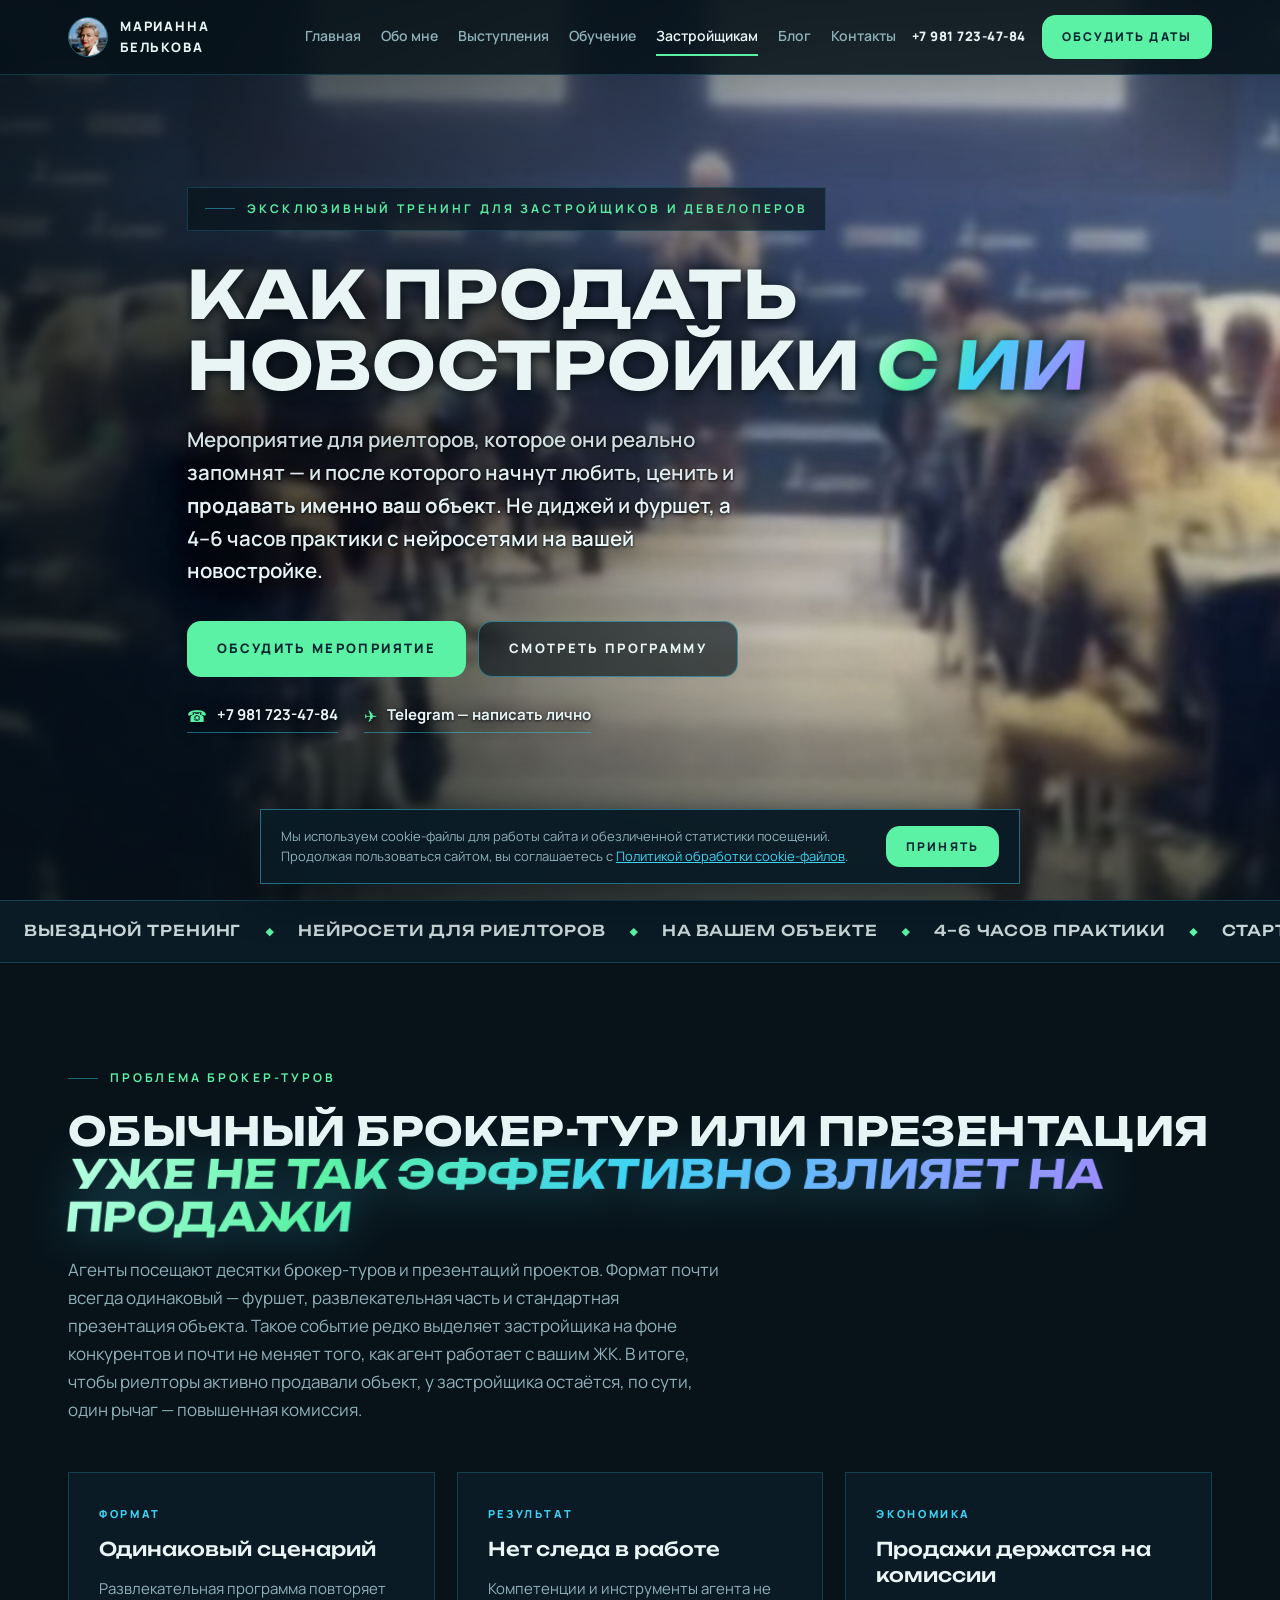
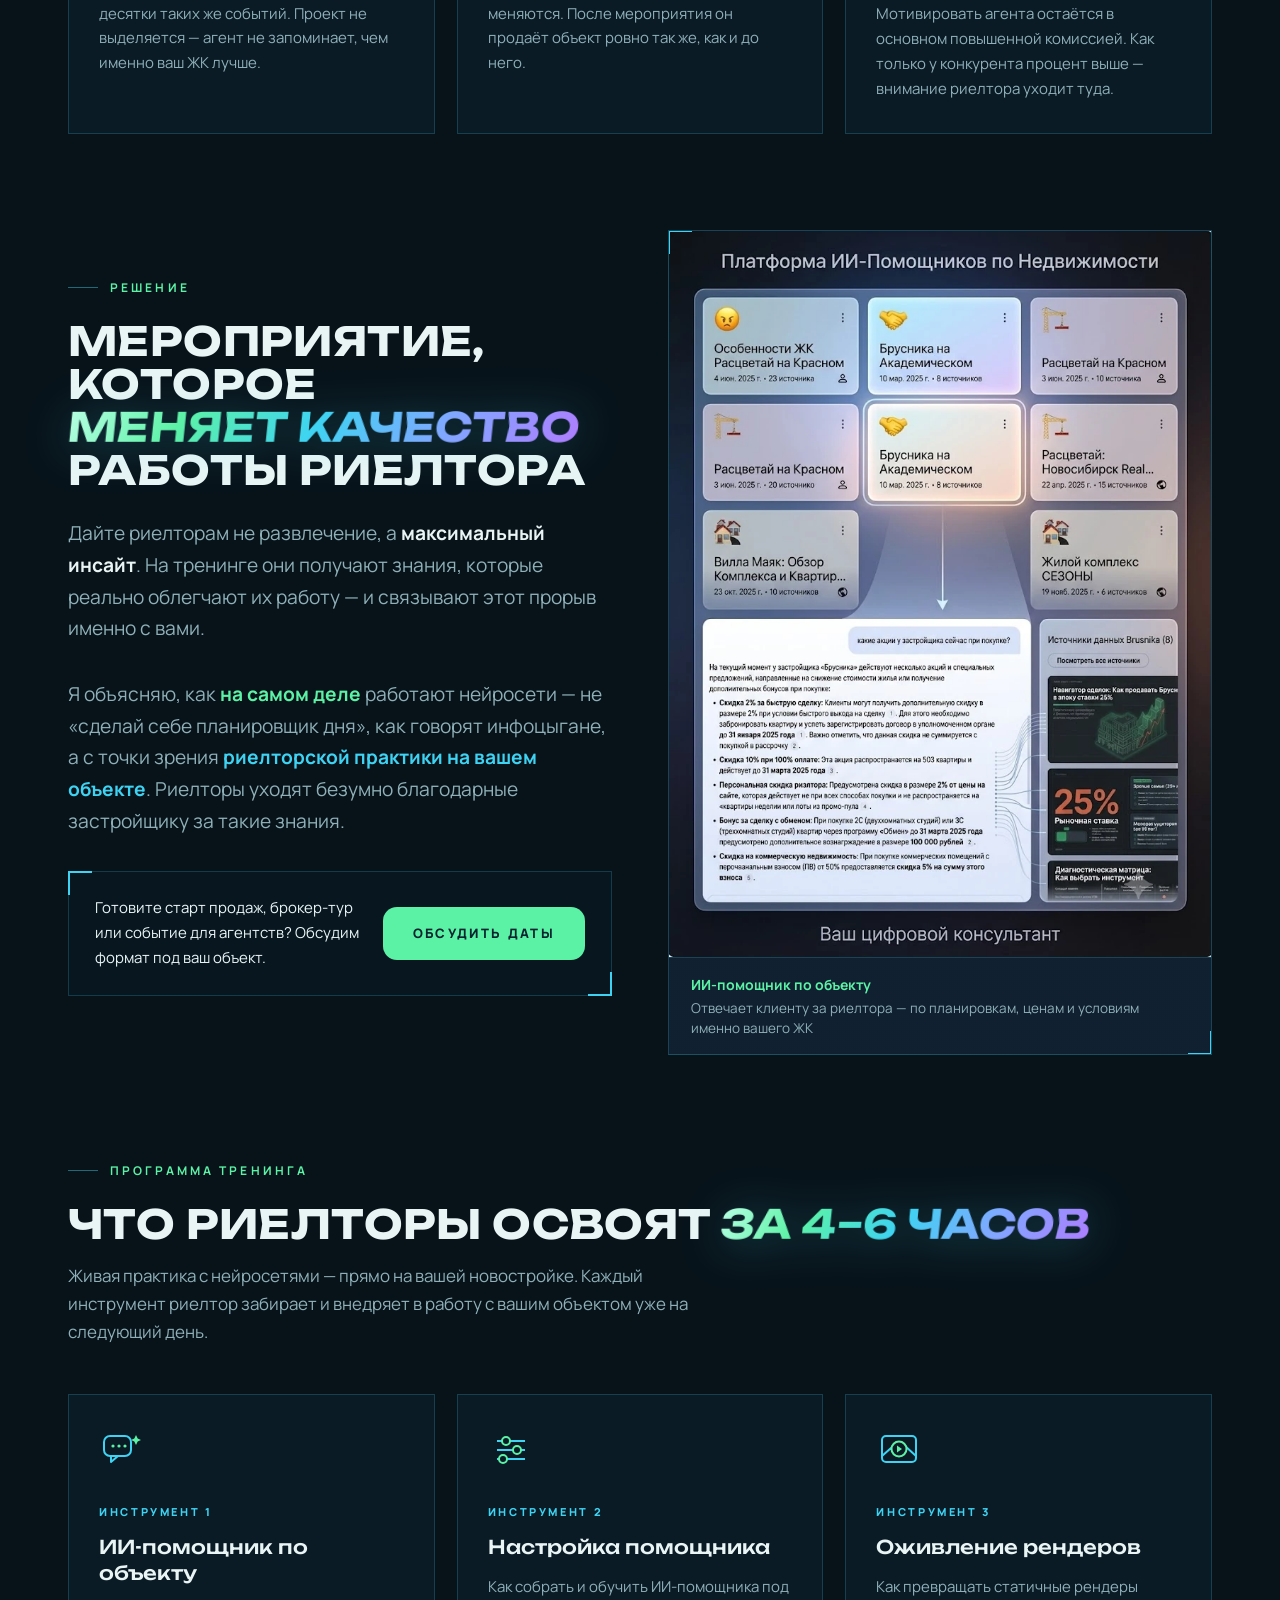
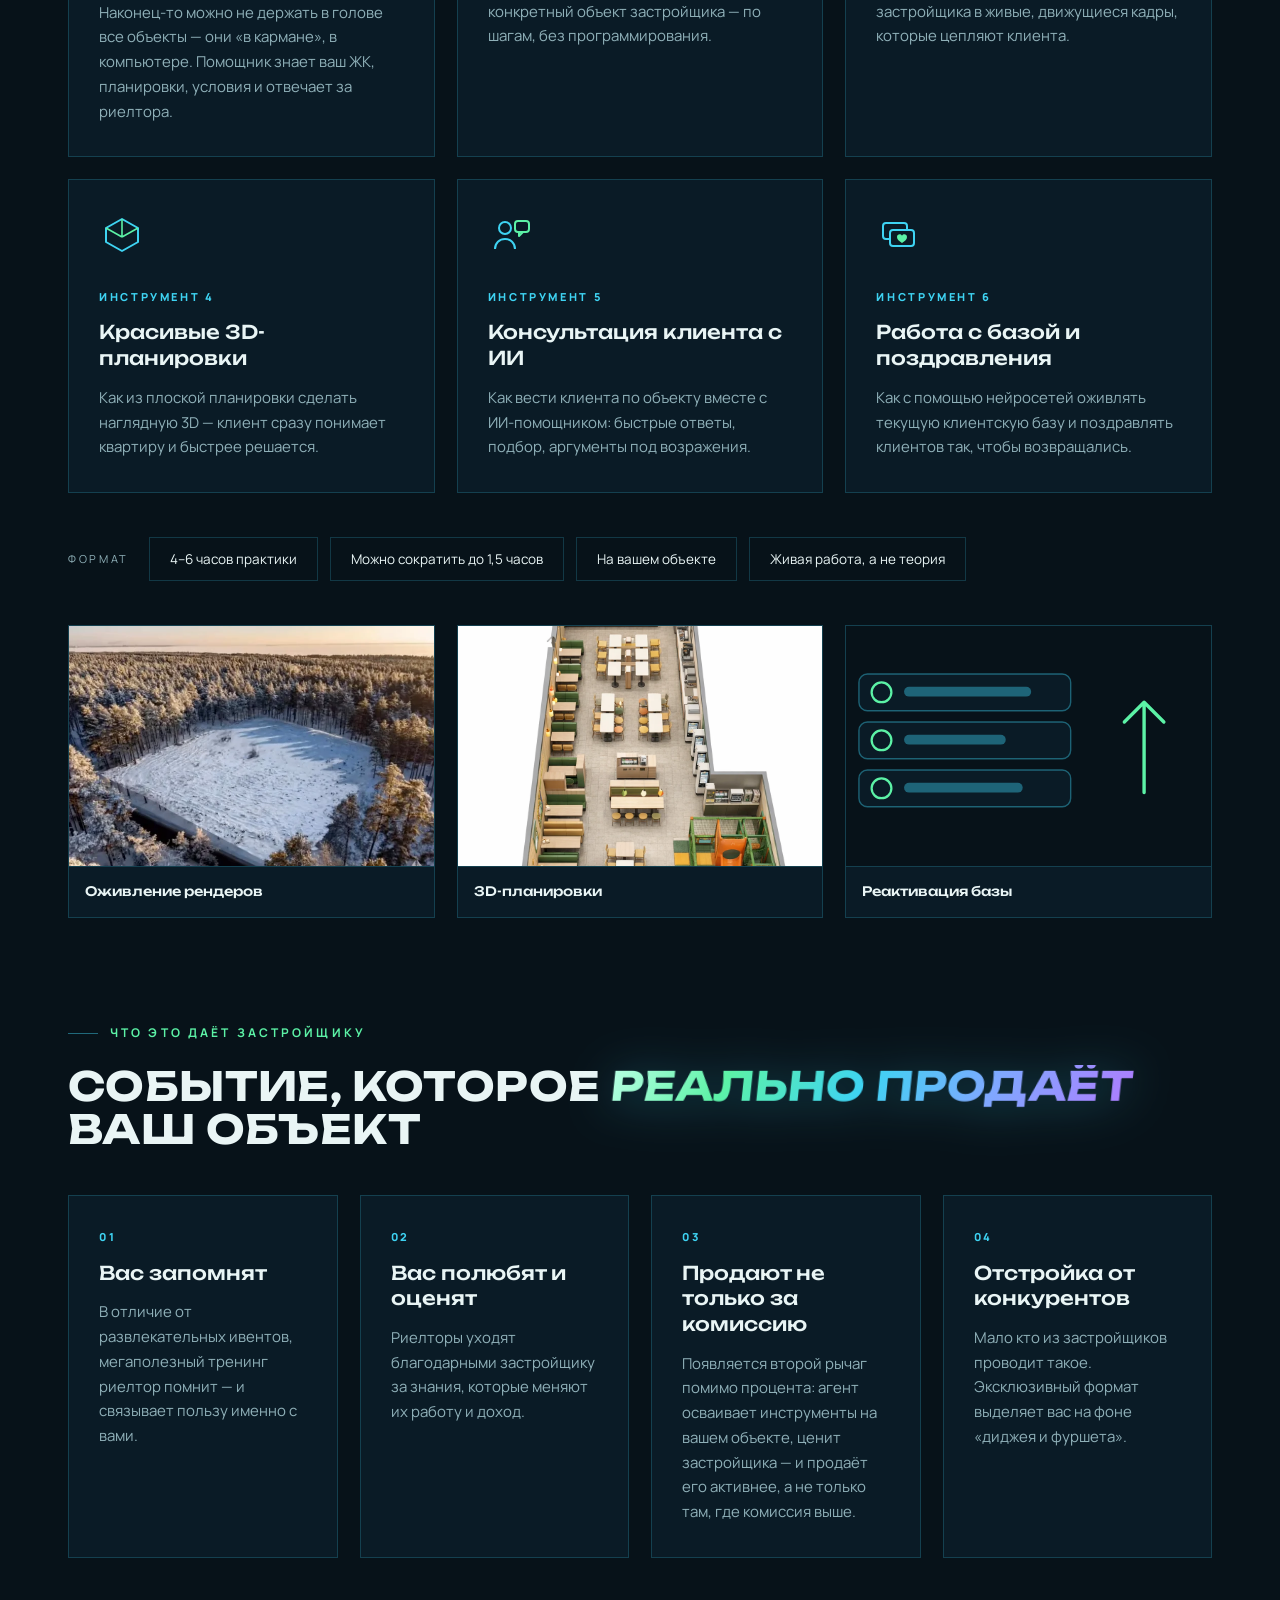
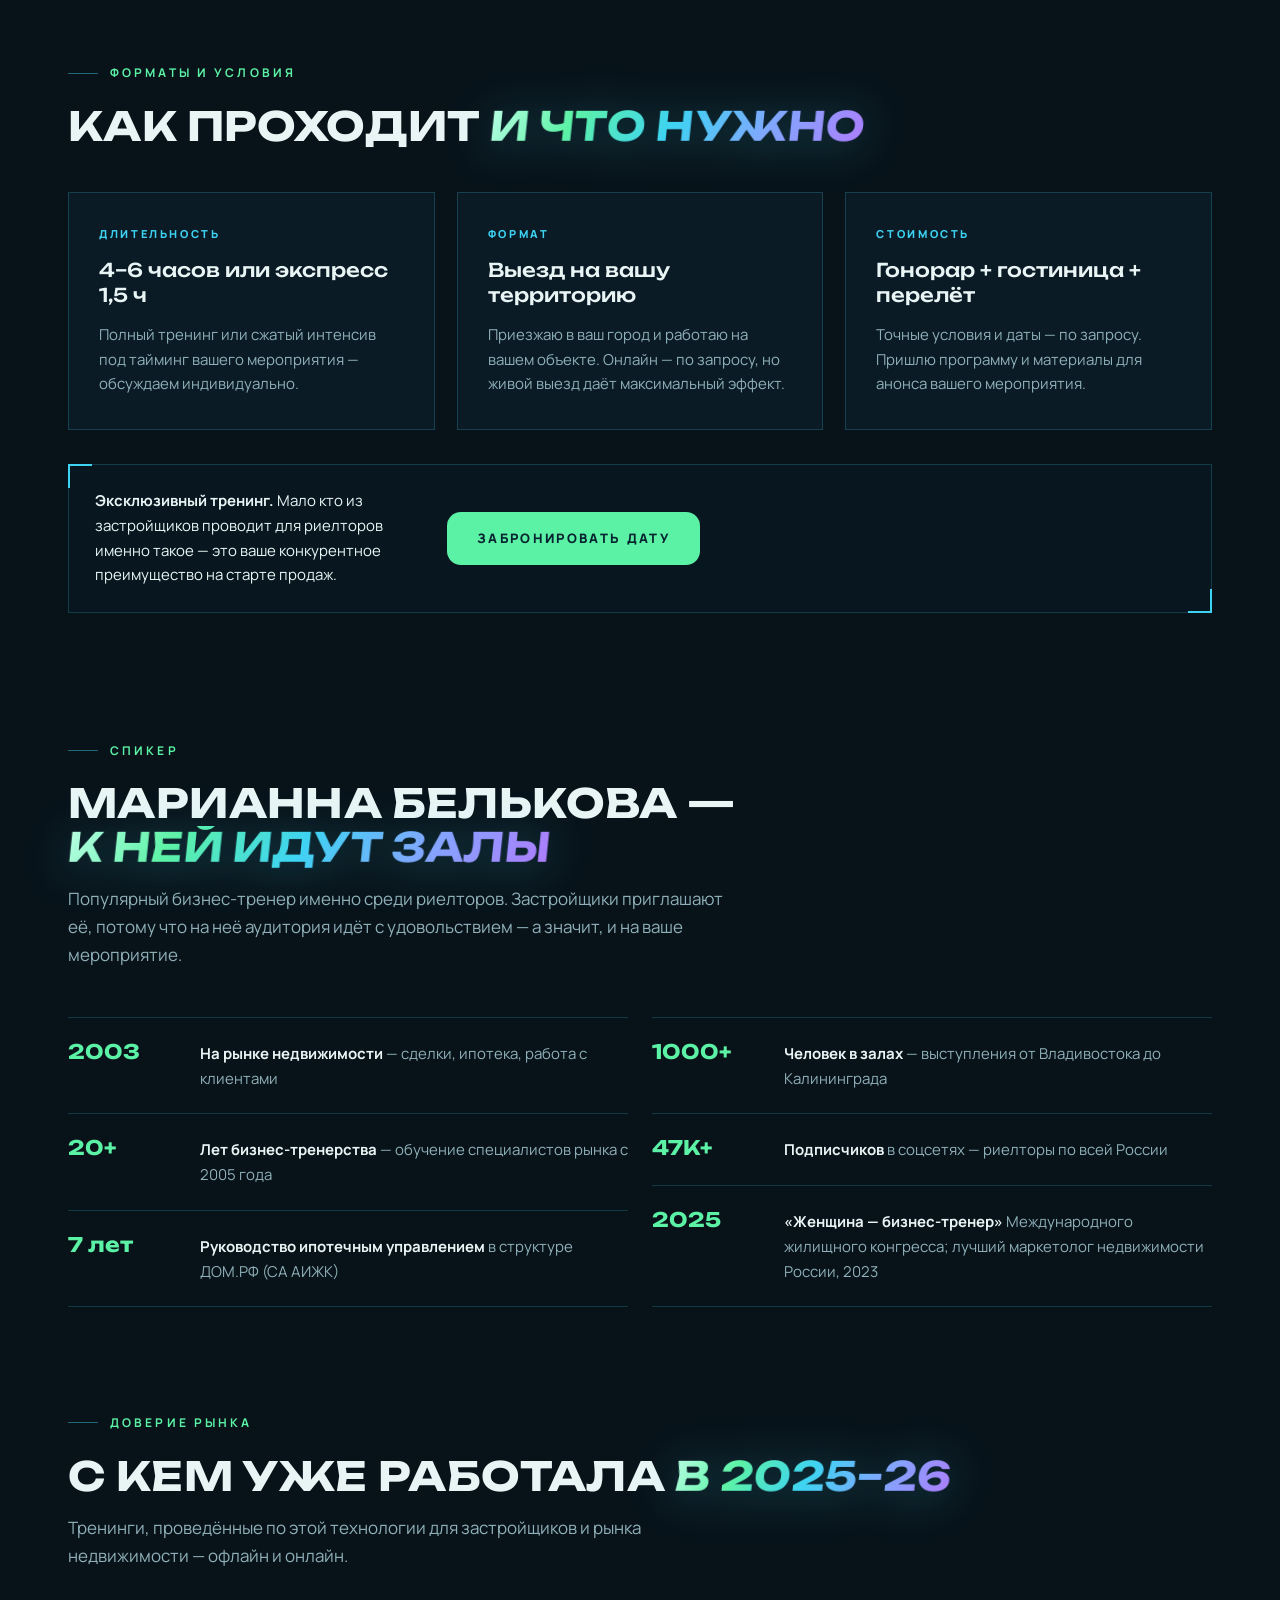
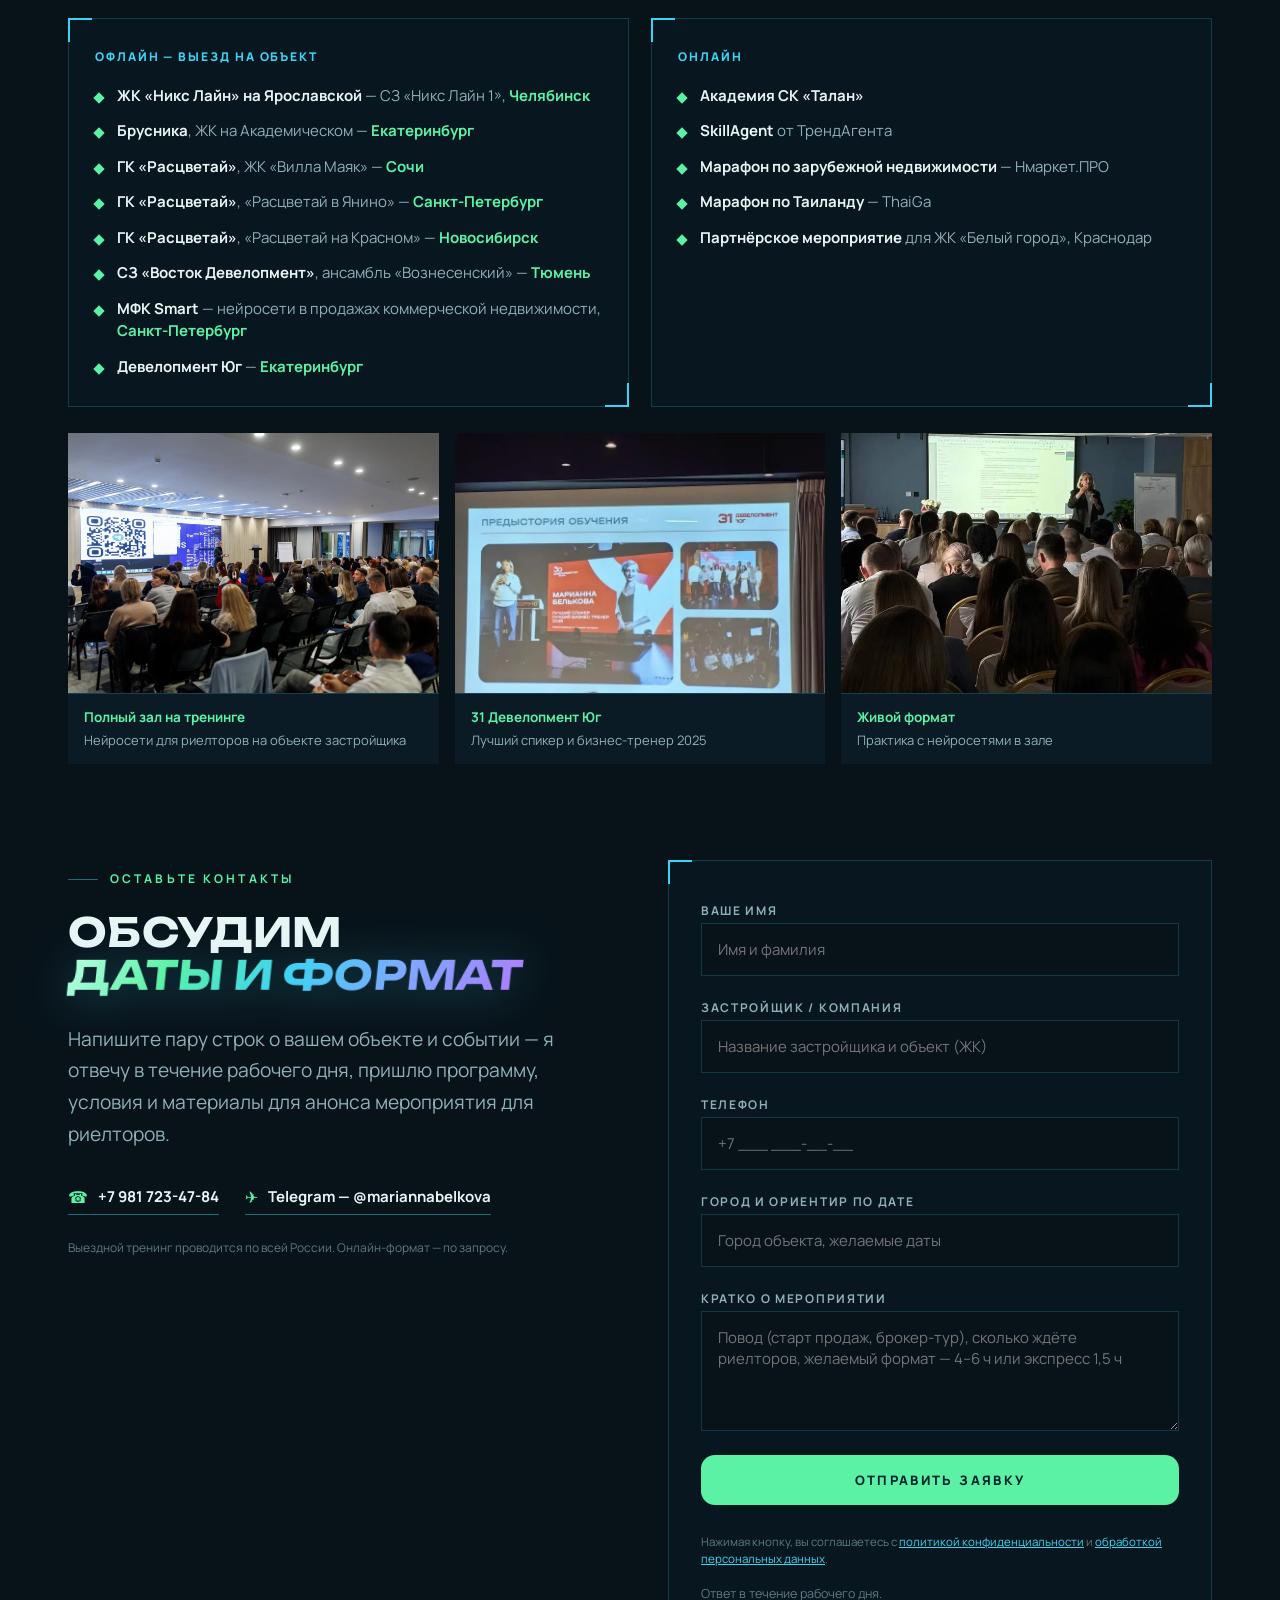
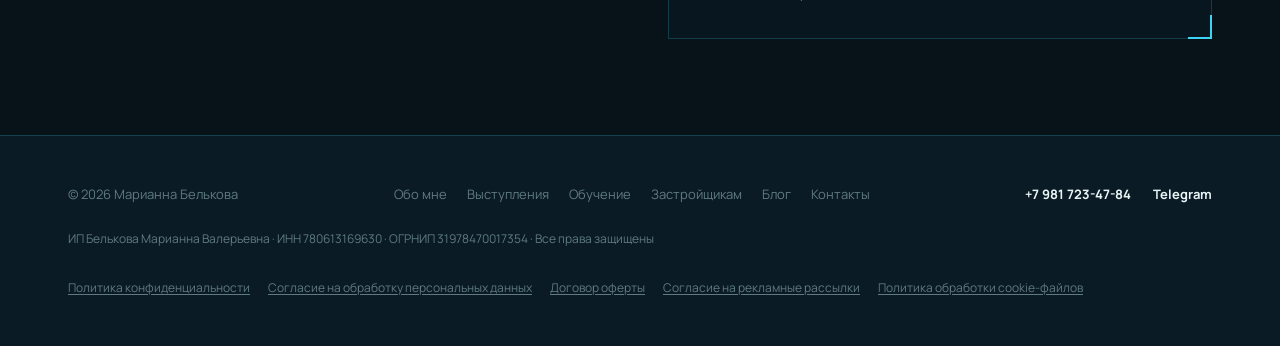
<file: developers.html>
<!DOCTYPE html>
<html lang="ru">
<head>
<meta charset="UTF-8">
<meta name="viewport" content="width=device-width, initial-scale=1.0">
<title>Тренинг для застройщиков — продажи новостроек с помощью ИИ | Марианна Белькова</title>
<meta name="description" content="Выездной тренинг для агентов-партнёров застройщика: как продавать новостройки с помощью нейросетей. Участники уходят с готовыми инструментами и ИИ-помощником по объекту.">
<link rel="canonical" href="https://marianna-belkova.ru/developers.html">
<meta property="og:type" content="website">
<meta property="og:title" content="Тренинг для застройщиков — продажи новостроек с помощью ИИ | Марианна Белькова">
<meta property="og:description" content="Выездной тренинг для агентов-партнёров застройщика: как продавать новостройки с помощью нейросетей. Участники уходят с готовыми инструментами и ИИ-помощником по объекту.">
<meta property="og:url" content="https://marianna-belkova.ru/developers.html">
<meta property="og:image" content="https://marianna-belkova.ru/assets/og-cover.jpg">
<meta property="og:locale" content="ru_RU">
<link rel="preconnect" href="https://fonts.googleapis.com">
<link rel="preconnect" href="https://fonts.gstatic.com" crossorigin>
<link href="https://fonts.googleapis.com/css2?family=Unbounded:wght@500;700&family=Manrope:wght@400;500;600;700;800&display=swap" rel="stylesheet">
<link rel="stylesheet" href="assets/style.css">
<style>
  /* тематические визуалы для страницы застройщикам */
  .ai-card{padding:0;overflow:hidden;background:linear-gradient(160deg,rgba(62,211,242,.12),rgba(138,123,255,.05) 62%),var(--bg-2)}
  .ai-card svg.ai-vis{width:100%;height:auto;display:block}
  .ai-cap{padding:16px 22px;border-top:1px solid var(--line);font-size:13.5px;color:var(--muted);line-height:1.5}
  .ai-cap b{color:var(--mint);display:block;font-size:14px;margin-bottom:3px}
  .prog-ico{width:46px;height:46px;display:block;margin-bottom:16px}
  .concept{display:grid;grid-template-columns:repeat(3,1fr);gap:22px;margin-top:44px}
  .concept .card{align-items:flex-start}
  .concept svg{width:100%;height:auto;display:block;border:1px solid var(--line);background:var(--bg)}
  @media (max-width:820px){.concept{grid-template-columns:1fr}}

  .ai-card img.ai-vis{width:100%;height:auto;display:block}
  .tcols{display:grid;grid-template-columns:1fr 1fr;gap:22px;margin-top:44px}
  .tcard{padding:28px 26px}
  .tcard .tsub{font-size:12px;letter-spacing:.16em;text-transform:uppercase;color:var(--cyan);font-weight:800;margin-bottom:18px;display:block}
  .tlist{list-style:none;display:flex;flex-direction:column;gap:13px}
  .tlist li{position:relative;padding-left:22px;font-size:15px;color:var(--muted);line-height:1.5}
  .tlist li::before{content:"";position:absolute;left:0;top:9px;width:8px;height:8px;background:var(--mint);transform:rotate(45deg)}
  .tlist b{color:var(--text);font-weight:700}
  .tlist .tcity{color:var(--mint);font-weight:700}
  .tphotos{display:grid;grid-template-columns:repeat(3,1fr);gap:16px;margin-top:26px}
  .tphoto{margin:0;overflow:hidden;background:var(--bg-2)}
  .tphoto img{width:100%;height:260px;object-fit:cover;display:block}
  .tphoto figcaption{padding:14px 16px;font-size:13px;color:var(--muted);border-top:1px solid var(--line);line-height:1.45}
  .tphoto figcaption b{color:var(--mint);display:block;font-size:13.5px;margin-bottom:3px}
  @media (max-width:820px){.tcols{grid-template-columns:1fr}.tphotos{grid-template-columns:1fr}.tphoto img{height:300px}}

  .ctile{margin:0;border:1px solid var(--line);background:var(--bg-2);overflow:hidden}
  .concept .ctile .cmedia{width:100%;height:240px;display:block;background:#071219;border:none}
  .ctile img.cmedia,.ctile video.cmedia{object-fit:cover;object-position:center}
  .ctile figcaption{padding:14px 16px;font-family:'Unbounded',sans-serif;font-weight:500;font-size:13px;color:var(--text);border-top:1px solid var(--line)}
  @media (max-width:820px){.ctile .cmedia{height:220px}}
</style>
<script type="application/ld+json">
{
  "@context": "https://schema.org",
  "@type": "Service",
  "serviceType": "Выездной тренинг для риелторов застройщика — нейросети в продажах новостроек",
  "provider": {
    "@type": "Person",
    "name": "Марианна Белькова",
    "jobTitle": "Бизнес-тренер по современным продажам недвижимости",
    "url": "https://marianna-belkova.ru/"
  },
  "areaServed": "RU",
  "audience": { "@type": "Audience", "audienceType": "Застройщики и девелоперы" },
  "description": "Эксклюзивный выездной тренинг для риелторов застройщика: как продавать новостройку с помощью нейросетей — ИИ-помощник по объекту, оживление рендеров, 3D-планировки, работа с клиентской базой."
}
</script>
</head>
<body>

<header class="site-header">
  <div class="header-in">
    <a class="logo" href="index.html" aria-label="Марианна Белькова — на главную">
      <img class="logo-ava" src="assets/media/avatar.webp" alt="Марианна Белькова" width="40" height="40">
      <span class="logo-name">Марианна Белькова</span>
    </a>
    <nav class="nav" id="nav" aria-label="Основная навигация">
      <a href="index.html">Главная</a>
      <a href="about.html">Обо мне</a>
      <a href="speaking.html">Выступления</a>
      <a href="education.html">Обучение</a>
      <a href="developers.html" class="active">Застройщикам</a>
      <a href="blog/index.html">Блог</a>
      <a href="contacts.html">Контакты</a>
    </nav>
    <a class="header-tel" href="tel:+79817234784">+7 981 723-47-84</a>
    <a class="btn btn-sm header-cta" href="#zayavka">Обсудить даты</a>
    <button class="burger" id="burger" aria-label="Открыть меню" aria-expanded="false"><span></span></button>
  </div>
</header>

<main>

<!-- ================= ОБЛОЖКА ================= -->
<section class="cover" id="cover">
  <video class="cover-video" id="coverVideo" poster="assets/media/cover-poster.webp"
         autoplay muted loop playsinline preload="auto" aria-hidden="true" tabindex="-1">
    <source src="assets/media/cover.webm" type="video/webm">
    <source src="assets/media/cover.mp4" type="video/mp4">
  </video>
  <div class="cover-shade" aria-hidden="true"></div>
  <div class="container cover-in">
    <div class="eyebrow">Эксклюзивный тренинг для застройщиков и девелоперов</div>
    <h1 class="display cover-title">Как продать<br>новостройки <span class="chrome">с ИИ</span></h1>
    <p class="cover-lead">
      Мероприятие для риелторов, которое они реально запомнят — и после которого начнут
      любить, ценить и <b>продавать именно ваш объект</b>. Не диджей и фуршет,
      а 4–6 часов практики с нейросетями на вашей новостройке.
    </p>
    <div class="cover-ctas">
      <a class="btn" href="#zayavka">Обсудить мероприятие</a>
      <a class="btn btn-ghost" href="#programma">Смотреть программу</a>
    </div>
    <div class="cover-direct">
      <a class="direct-link" href="tel:+79817234784"><span class="direct-ico">☎</span>+7 981 723-47-84</a>
      <a class="direct-link" href="https://t.me/mariannabelkova" target="_blank" rel="noopener"><span class="direct-ico">✈</span>Telegram — написать лично</a>
    </div>
  </div>
  <a class="cover-scroll" href="#pain" aria-label="Листать вниз">Листайте <b>↓</b></a>
</section>

<!-- ================= MARQUEE ================= -->
<div class="marquee" aria-hidden="true">
  <div class="marquee-track">
    <div class="marquee-seq">
      <span>Выездной тренинг</span><i>◆</i><span>Нейросети для риелторов</span><i>◆</i><span>На вашем объекте</span><i>◆</i><span>4–6 часов практики</span><i>◆</i><span>Старт продаж</span><i>◆</i><span>Брокер-тур нового формата</span><i>◆</i>
    </div>
    <div class="marquee-seq">
      <span>Выездной тренинг</span><i>◆</i><span>Нейросети для риелторов</span><i>◆</i><span>На вашем объекте</span><i>◆</i><span>4–6 часов практики</span><i>◆</i><span>Старт продаж</span><i>◆</i><span>Брокер-тур нового формата</span><i>◆</i>
    </div>
  </div>
</div>

<!-- ================= БОЛЬ ================= -->
<section class="section" id="pain">
  <div class="container">
    <div class="eyebrow reveal">Проблема брокер-туров</div>
    <h2 class="display reveal">Обычный брокер-тур или презентация <span class="chrome">уже не так эффективно влияет на продажи</span></h2>
    <p class="section-lead reveal">
      Агенты посещают десятки брокер-туров и презентаций проектов. Формат почти всегда одинаковый —
      фуршет, развлекательная часть и стандартная презентация объекта. Такое событие редко выделяет
      застройщика на фоне конкурентов и почти не меняет того, как агент работает с вашим ЖК. В итоге,
      чтобы риелторы активно продавали объект, у застройщика остаётся, по сути, один рычаг — повышенная комиссия.
    </p>
    <div class="grid-3">
      <div class="card reveal">
        <div class="card-tag">Формат</div>
        <h3>Одинаковый сценарий</h3>
        <p>Развлекательная программа повторяет десятки таких же событий. Проект не выделяется — агент не запоминает, чем именно ваш ЖК лучше.</p>
      </div>
      <div class="card reveal">
        <div class="card-tag">Результат</div>
        <h3>Нет следа в работе</h3>
        <p>Компетенции и инструменты агента не меняются. После мероприятия он продаёт объект ровно так же, как и до него.</p>
      </div>
      <div class="card reveal">
        <div class="card-tag">Экономика</div>
        <h3>Продажи держатся на комиссии</h3>
        <p>Мотивировать агента остаётся в основном повышенной комиссией. Как только у конкурента процент выше — внимание риелтора уходит туда.</p>
      </div>
    </div>
  </div>
</section>

<!-- ================= РЕШЕНИЕ ================= -->
<section class="section" style="padding-top:0" id="solution">
  <div class="container">
    <div class="grid-2" style="align-items:center;gap:56px">
      <div>
        <div class="eyebrow reveal">Решение</div>
        <h2 class="display reveal">Мероприятие, которое <span class="chrome">меняет качество</span> работы риелтора</h2>
        <p class="hero-sub reveal">
          Дайте риелторам не развлечение, а <b>максимальный инсайт</b>. На тренинге они получают знания,
          которые реально облегчают их работу — и связывают этот прорыв именно с вами.
        </p>
        <p class="hero-sub reveal">
          Я объясняю, как <span class="hl-mint">на самом деле</span> работают нейросети — не «сделай себе
          планировщик дня», как говорят инфоцыгане, а с точки зрения <span class="hl-cyan">риелторской практики
          на вашем объекте</span>. Риелторы уходят безумно благодарные застройщику за такие знания.
        </p>
        <div class="hero-cta-frame frame reveal">
          <p>Готовите старт продаж, брокер-тур или событие для агентств? Обсудим формат под ваш объект.</p>
          <a class="btn" href="#zayavka">Обсудить даты</a>
        </div>
      </div>
      <figure class="frame ai-card reveal" style="margin:0">
        <img class="ai-vis" src="assets/media/dev-ai-platform.webp" alt="Платформа ИИ-помощников по недвижимости — ответы клиенту по объекту застройщика" loading="lazy" decoding="async">
        <figcaption class="ai-cap"><b>ИИ-помощник по объекту</b>Отвечает клиенту за риелтора — по планировкам, ценам и условиям именно вашего ЖК</figcaption>
      </figure>
    </div>
  </div>
</section>

<!-- ================= ПРОГРАММА ================= -->
<section class="section" style="padding-top:0" id="programma">
  <div class="container">
    <div class="eyebrow reveal">Программа тренинга</div>
    <h2 class="display reveal">Что риелторы освоят <span class="chrome">за 4–6 часов</span></h2>
    <p class="section-lead reveal">
      Живая практика с нейросетями — прямо на вашей новостройке. Каждый инструмент риелтор
      забирает и внедряет в работу с вашим объектом уже на следующий день.
    </p>
    <div class="grid-3">
      <div class="card reveal">
        <svg class="prog-ico" viewBox="0 0 46 46" fill="none" xmlns="http://www.w3.org/2000/svg"><rect x="5" y="9" width="27" height="20" rx="6" stroke="#3ED3F2" stroke-width="2"/><path d="M12 29v6l7-6" stroke="#3ED3F2" stroke-width="2" stroke-linejoin="round"/><path d="M37 8l1.7 3.5L42 13l-3.3 1.5L37 18l-1.7-3.5L32 13l3.3-1.5z" fill="#5CF2A6"/><circle cx="14" cy="19" r="1.6" fill="#5CF2A6"/><circle cx="20" cy="19" r="1.6" fill="#5CF2A6"/><circle cx="26" cy="19" r="1.6" fill="#5CF2A6"/></svg>
        <div class="card-tag">Инструмент 1</div>
        <h3>ИИ-помощник по объекту</h3>
        <p>Наконец-то можно не держать в голове все объекты — они «в кармане», в компьютере. Помощник знает ваш ЖК, планировки, условия и отвечает за риелтора.</p>
      </div>
      <div class="card reveal">
        <svg class="prog-ico" viewBox="0 0 46 46" fill="none" xmlns="http://www.w3.org/2000/svg"><line x1="9" y1="14" x2="37" y2="14" stroke="#3ED3F2" stroke-width="2"/><line x1="9" y1="23" x2="37" y2="23" stroke="#3ED3F2" stroke-width="2"/><line x1="9" y1="32" x2="37" y2="32" stroke="#3ED3F2" stroke-width="2"/><circle cx="18" cy="14" r="4" fill="#0A1B26" stroke="#5CF2A6" stroke-width="2"/><circle cx="29" cy="23" r="4" fill="#0A1B26" stroke="#5CF2A6" stroke-width="2"/><circle cx="15" cy="32" r="4" fill="#0A1B26" stroke="#5CF2A6" stroke-width="2"/></svg>
        <div class="card-tag">Инструмент 2</div>
        <h3>Настройка помощника</h3>
        <p>Как собрать и обучить ИИ-помощника под конкретный объект застройщика — по шагам, без программирования.</p>
      </div>
      <div class="card reveal">
        <svg class="prog-ico" viewBox="0 0 46 46" fill="none" xmlns="http://www.w3.org/2000/svg"><rect x="6" y="9" width="34" height="26" rx="4" stroke="#3ED3F2" stroke-width="2"/><path d="M6 29l9-8 6 5 7-8 12 11" stroke="#3ED3F2" stroke-width="2" stroke-linejoin="round"/><circle cx="23" cy="22" r="7.5" fill="#0A1B26" stroke="#5CF2A6" stroke-width="2"/><path d="M21 18.5l5 3.5-5 3.5z" fill="#5CF2A6"/></svg>
        <div class="card-tag">Инструмент 3</div>
        <h3>Оживление рендеров</h3>
        <p>Как превращать статичные рендеры застройщика в живые, движущиеся кадры, которые цепляют клиента.</p>
      </div>
      <div class="card reveal">
        <svg class="prog-ico" viewBox="0 0 46 46" fill="none" xmlns="http://www.w3.org/2000/svg"><path d="M23 7l16 9v14l-16 9-16-9V16z" stroke="#3ED3F2" stroke-width="2" stroke-linejoin="round"/><path d="M23 25V7M23 25l16-9M23 25L7 16" stroke="#5CF2A6" stroke-width="1.6"/></svg>
        <div class="card-tag">Инструмент 4</div>
        <h3>Красивые 3D-планировки</h3>
        <p>Как из плоской планировки сделать наглядную 3D — клиент сразу понимает квартиру и быстрее решается.</p>
      </div>
      <div class="card reveal">
        <svg class="prog-ico" viewBox="0 0 46 46" fill="none" xmlns="http://www.w3.org/2000/svg"><circle cx="17" cy="16" r="6" stroke="#3ED3F2" stroke-width="2"/><path d="M7 37c0-6 4.5-10 10-10s10 4 10 10" stroke="#3ED3F2" stroke-width="2"/><rect x="27" y="9" width="14" height="11" rx="3" stroke="#5CF2A6" stroke-width="2"/><path d="M31 20v4l4-4" stroke="#5CF2A6" stroke-width="2" stroke-linejoin="round"/></svg>
        <div class="card-tag">Инструмент 5</div>
        <h3>Консультация клиента с ИИ</h3>
        <p>Как вести клиента по объекту вместе с ИИ-помощником: быстрые ответы, подбор, аргументы под возражения.</p>
      </div>
      <div class="card reveal">
        <svg class="prog-ico" viewBox="0 0 46 46" fill="none" xmlns="http://www.w3.org/2000/svg"><rect x="7" y="11" width="24" height="16" rx="3" stroke="#3ED3F2" stroke-width="2"/><rect x="14" y="18" width="24" height="16" rx="3" fill="#0A1B26" stroke="#3ED3F2" stroke-width="2"/><path d="M26 31c-3-2-5-3.6-5-6 0-1.7 1.3-2.7 2.6-2.7 1 0 1.8.5 2.4 1.4.6-.9 1.4-1.4 2.4-1.4 1.3 0 2.6 1 2.6 2.7 0 2.4-2 4-5 6z" fill="#5CF2A6"/></svg>
        <div class="card-tag">Инструмент 6</div>
        <h3>Работа с базой и поздравления</h3>
        <p>Как с помощью нейросетей оживлять текущую клиентскую базу и поздравлять клиентов так, чтобы возвращались.</p>
      </div>
    </div>
    <div class="pills reveal">
      <span class="pills-label">Формат</span>
      <span class="pill">4–6 часов практики</span>
      <span class="pill">Можно сократить до 1,5 часов</span>
      <span class="pill">На вашем объекте</span>
      <span class="pill">Живая работа, а не теория</span>
    </div>
    <div class="concept">
      <figure class="ctile reveal">
        <video class="cmedia" poster="assets/media/dev-render.webp" autoplay muted loop playsinline preload="metadata" aria-label="Оживлённый рендер объекта застройщика">
          <source src="assets/media/dev-render.mp4" type="video/mp4">
        </video>
        <figcaption>Оживление рендеров</figcaption>
      </figure>
      <figure class="ctile reveal">
        <img class="cmedia" src="assets/media/dev-3d-plan.webp" alt="3D-планировка объекта — объёмная визуализация помещения" loading="lazy" decoding="async">
        <figcaption>3D-планировки</figcaption>
      </figure>
      <figure class="ctile reveal">
        <svg class="cmedia" viewBox="0 0 300 170" preserveAspectRatio="xMidYMid slice" xmlns="http://www.w3.org/2000/svg" role="img" aria-label="Реактивация клиентской базы" style="height:240px">
          <rect width="300" height="170" fill="#071219"/>
          <rect x="30" y="34" width="150" height="26" rx="6" fill="#0A1B26" stroke="#3ED3F2" stroke-opacity=".4"/><circle cx="46" cy="47" r="7" fill="none" stroke="#5CF2A6" stroke-width="1.6"/><rect x="62" y="43" width="90" height="7" rx="3.5" fill="#3ED3F2" fill-opacity=".4"/>
          <rect x="30" y="68" width="150" height="26" rx="6" fill="#0A1B26" stroke="#3ED3F2" stroke-opacity=".4"/><circle cx="46" cy="81" r="7" fill="none" stroke="#5CF2A6" stroke-width="1.6"/><rect x="62" y="77" width="72" height="7" rx="3.5" fill="#3ED3F2" fill-opacity=".4"/>
          <rect x="30" y="102" width="150" height="26" rx="6" fill="#0A1B26" stroke="#3ED3F2" stroke-opacity=".4"/><circle cx="46" cy="115" r="7" fill="none" stroke="#5CF2A6" stroke-width="1.6"/><rect x="62" y="111" width="84" height="7" rx="3.5" fill="#3ED3F2" fill-opacity=".4"/>
          <path d="M232 118V54m0 0l-14 14m14-14l14 14" stroke="#5CF2A6" stroke-width="2.4" fill="none" stroke-linecap="round" stroke-linejoin="round"/>
        </svg>
        <figcaption>Реактивация базы</figcaption>
      </figure>
    </div>
  </div>
</section>

<!-- ================= ВЫГОДА ЗАСТРОЙЩИКУ ================= -->
<section class="section" style="padding-top:0" id="benefit">
  <div class="container">
    <div class="eyebrow reveal">Что это даёт застройщику</div>
    <h2 class="display reveal">Событие, которое <span class="chrome">реально продаёт</span> ваш объект</h2>
    <div class="grid-4" style="margin-top:44px">
      <div class="card reveal">
        <div class="card-tag">01</div>
        <h3>Вас запомнят</h3>
        <p>В отличие от развлекательных ивентов, мегаполезный тренинг риелтор помнит — и связывает пользу именно с вами.</p>
      </div>
      <div class="card reveal">
        <div class="card-tag">02</div>
        <h3>Вас полюбят и оценят</h3>
        <p>Риелторы уходят благодарными застройщику за знания, которые меняют их работу и доход.</p>
      </div>
      <div class="card reveal">
        <div class="card-tag">03</div>
        <h3>Продают не только за комиссию</h3>
        <p>Появляется второй рычаг помимо процента: агент осваивает инструменты на вашем объекте, ценит застройщика — и продаёт его активнее, а не только там, где комиссия выше.</p>
      </div>
      <div class="card reveal">
        <div class="card-tag">04</div>
        <h3>Отстройка от конкурентов</h3>
        <p>Мало кто из застройщиков проводит такое. Эксклюзивный формат выделяет вас на фоне «диджея и фуршета».</p>
      </div>
    </div>
  </div>
</section>

<!-- ================= ФОРМАТ / УСЛОВИЯ ================= -->
<section class="section" style="padding-top:0" id="format">
  <div class="container">
    <div class="eyebrow reveal">Форматы и условия</div>
    <h2 class="display reveal">Как проходит <span class="chrome">и что нужно</span></h2>
    <div class="grid-3" style="margin-top:44px">
      <div class="card reveal">
        <div class="card-tag">Длительность</div>
        <h3>4–6 часов или экспресс 1,5 ч</h3>
        <p>Полный тренинг или сжатый интенсив под тайминг вашего мероприятия — обсуждаем индивидуально.</p>
      </div>
      <div class="card reveal">
        <div class="card-tag">Формат</div>
        <h3>Выезд на вашу территорию</h3>
        <p>Приезжаю в ваш город и работаю на вашем объекте. Онлайн — по запросу, но живой выезд даёт максимальный эффект.</p>
      </div>
      <div class="card reveal">
        <div class="card-tag">Стоимость</div>
        <h3>Гонорар + гостиница + перелёт</h3>
        <p>Точные условия и даты — по запросу. Пришлю программу и материалы для анонса вашего мероприятия.</p>
      </div>
    </div>
    <div class="hero-cta-frame frame reveal" style="margin-top:34px">
      <p><b>Эксклюзивный тренинг.</b> Мало кто из застройщиков проводит для риелторов именно такое — это ваше конкурентное преимущество на старте продаж.</p>
      <a class="btn" href="#zayavka">Забронировать дату</a>
    </div>
  </div>
</section>

<!-- ================= СПИКЕР ================= -->
<section class="section" style="padding-top:0" id="speaker">
  <div class="container">
    <div class="eyebrow reveal">Спикер</div>
    <h2 class="display reveal">Марианна Белькова — <span class="chrome">к ней идут залы</span></h2>
    <p class="section-lead reveal">
      Популярный бизнес-тренер именно среди риелторов. Застройщики приглашают её, потому что
      на неё аудитория идёт с удовольствием — а значит, и на ваше мероприятие.
    </p>
    <div class="grid-2" style="gap:24px">
      <div>
        <div class="fact reveal"><div class="fact-key">2003</div><div class="fact-val"><b>На рынке недвижимости</b> — сделки, ипотека, работа с клиентами</div></div>
        <div class="fact reveal"><div class="fact-key">20+</div><div class="fact-val"><b>Лет бизнес-тренерства</b> — обучение специалистов рынка с 2005 года</div></div>
        <div class="fact reveal"><div class="fact-key">7 лет</div><div class="fact-val"><b>Руководство ипотечным управлением</b> в структуре ДОМ.РФ (СА АИЖК)</div></div>
      </div>
      <div>
        <div class="fact reveal"><div class="fact-key">1000+</div><div class="fact-val"><b>Человек в залах</b> — выступления от Владивостока до Калининграда</div></div>
        <div class="fact reveal"><div class="fact-key">47К+</div><div class="fact-val"><b>Подписчиков</b> в соцсетях — риелторы по всей России</div></div>
        <div class="fact reveal"><div class="fact-key">2025</div><div class="fact-val"><b>«Женщина — бизнес-тренер»</b> Международного жилищного конгресса; лучший маркетолог недвижимости России, 2023</div></div>
      </div>
    </div>
  </div>
</section>

<!-- ================= С КЕМ РАБОТАЛА ================= -->
<section class="section" style="padding-top:0" id="partners">
  <div class="container">
    <div class="eyebrow reveal">Доверие рынка</div>
    <h2 class="display reveal">С кем уже работала <span class="chrome">в 2025–26</span></h2>
    <p class="section-lead reveal">Тренинги, проведённые по этой технологии для застройщиков и рынка недвижимости — офлайн и онлайн.</p>
    <div class="tcols">
      <div class="tcard frame reveal">
        <span class="tsub">Офлайн — выезд на объект</span>
        <ul class="tlist">
          <li><b>ЖК «Никс Лайн» на Ярославской</b> — СЗ «Никс Лайн 1», <span class="tcity">Челябинск</span></li>
          <li><b>Брусника</b>, ЖК на Академическом — <span class="tcity">Екатеринбург</span></li>
          <li><b>ГК «Расцветай»</b>, ЖК «Вилла Маяк» — <span class="tcity">Сочи</span></li>
          <li><b>ГК «Расцветай»</b>, «Расцветай в Янино» — <span class="tcity">Санкт-Петербург</span></li>
          <li><b>ГК «Расцветай»</b>, «Расцветай на Красном» — <span class="tcity">Новосибирск</span></li>
          <li><b>СЗ «Восток Девелопмент»</b>, ансамбль «Вознесенский» — <span class="tcity">Тюмень</span></li>
          <li><b>МФК Smart</b> — нейросети в продажах коммерческой недвижимости, <span class="tcity">Санкт-Петербург</span></li>
          <li><b>Девелопмент Юг</b> — <span class="tcity">Екатеринбург</span></li>
        </ul>
      </div>
      <div class="tcard frame reveal">
        <span class="tsub">Онлайн</span>
        <ul class="tlist">
          <li><b>Академия СК «Талан»</b></li>
          <li><b>SkillAgent</b> от ТрендАгента</li>
          <li><b>Марафон по зарубежной недвижимости</b> — Нмаркет.ПРО</li>
          <li><b>Марафон по Таиланду</b> — ThaiGa</li>
          <li><b>Партнёрское мероприятие</b> для ЖК «Белый город», Краснодар</li>
        </ul>
      </div>
    </div>
    <div class="tphotos reveal">
      <figure class="tphoto"><img src="assets/media/dev-train-1.webp" alt="Живой тренинг для риелторов — полный зал" loading="lazy" decoding="async"><figcaption><b>Полный зал на тренинге</b>Нейросети для риелторов на объекте застройщика</figcaption></figure>
      <figure class="tphoto"><img src="assets/media/dev-train-2.webp" alt="Тренинг для 31 Девелопмент Юг" loading="lazy" decoding="async"><figcaption><b>31 Девелопмент Юг</b>Лучший спикер и бизнес-тренер 2025</figcaption></figure>
      <figure class="tphoto"><img src="assets/media/dev-train-3.webp" alt="Аудитория риелторов на тренинге" loading="lazy" decoding="async"><figcaption><b>Живой формат</b>Практика с нейросетями в зале</figcaption></figure>
    </div>
  </div>
</section>

<!-- ================= ЗАЯВКА ================= -->
<section class="section" id="zayavka" style="padding-top:0">
  <div class="container">
    <div class="grid-2" style="align-items:start;gap:56px">
      <div>
        <div class="eyebrow reveal">Оставьте контакты</div>
        <h2 class="display reveal">Обсудим <span class="chrome">даты и формат</span></h2>
        <p class="hero-sub reveal">
          Напишите пару строк о вашем объекте и событии — я отвечу в течение рабочего дня,
          пришлю программу, условия и материалы для анонса мероприятия для риелторов.
        </p>
        <div class="hero-direct reveal" style="margin:0 0 8px">
          <a class="direct-link" href="tel:+79817234784"><span class="direct-ico">☎</span>+7 981 723-47-84</a>
          <a class="direct-link" href="https://t.me/mariannabelkova" target="_blank" rel="noopener"><span class="direct-ico">✈</span>Telegram — @mariannabelkova</a>
        </div>
        <p class="legal-note reveal">Выездной тренинг проводится по всей России. Онлайн-формат — по запросу.</p>
      </div>
      <form class="form frame" id="leadFormDev" style="padding:34px 32px">
        <div>
          <label for="f-name">Ваше имя</label>
          <input id="f-name" name="name" type="text" required autocomplete="name" placeholder="Имя и фамилия">
        </div>
        <div>
          <label for="f-company">Застройщик / компания</label>
          <input id="f-company" name="company" type="text" placeholder="Название застройщика и объект (ЖК)">
        </div>
        <div>
          <label for="f-phone">Телефон</label>
          <input id="f-phone" name="phone" type="tel" required autocomplete="tel" placeholder="+7 ___ ___-__-__">
        </div>
        <div>
          <label for="f-city">Город и ориентир по дате</label>
          <input id="f-city" name="city" type="text" placeholder="Город объекта, желаемые даты">
        </div>
        <div>
          <label for="f-msg">Кратко о мероприятии</label>
          <textarea id="f-msg" name="message" placeholder="Повод (старт продаж, брокер-тур), сколько ждёте риелторов, желаемый формат — 4–6 ч или экспресс 1,5 ч"></textarea>
        </div>
        <button class="btn" type="submit">Отправить заявку</button>
        <p class="form-consent">Нажимая кнопку, вы соглашаетесь с <a href="https://belkova-smm.ru/privacy" target="_blank" rel="noopener">политикой конфиденциальности</a> и <a href="https://belkova-smm.ru/policy" target="_blank" rel="noopener">обработкой персональных данных</a>.</p>
        <div class="form-note">Ответ в течение рабочего дня.</div>
      </form>
    </div>
  </div>
</section>

</main>

<footer class="site-footer">
  <div class="container footer-in">
    <div>© <span data-year></span> Марианна Белькова</div>
    <nav class="footer-nav"><a href="about.html">Обо мне</a><a href="speaking.html">Выступления</a><a href="education.html">Обучение</a><a href="developers.html">Застройщикам</a><a href="blog/index.html">Блог</a><a href="contacts.html">Контакты</a></nav>
    <div class="footer-contacts">
      <a href="tel:+79817234784">+7 981 723-47-84</a>
      <a href="https://t.me/mariannabelkova" target="_blank" rel="noopener">Telegram</a>
    </div>
    <div class="footer-req">ИП Белькова Марианна Валерьевна · ИНН 780613169630 · ОГРНИП 31978470017354 · Все права защищены</div>
    <div class="footer-legal">
      <a href="https://belkova-smm.ru/privacy" target="_blank" rel="noopener">Политика конфиденциальности</a>
      <a href="https://belkova-smm.ru/policy" target="_blank" rel="noopener">Согласие на обработку персональных данных</a>
      <a href="https://belkova-smm.ru/oferta" target="_blank" rel="noopener">Договор оферты</a>
      <a href="https://belkova-smm.ru/rassilki" target="_blank" rel="noopener">Согласие на рекламные рассылки</a>
      <a href="policyofcookies.html">Политика обработки cookie-файлов</a>
    </div>
  </div>
</footer>

<script src="assets/main.js"></script>
<script>
/* Форма заявки застройщика: mailto с телефоном и городом (собственный обработчик) */
(function () {
  var f = document.getElementById('leadFormDev');
  if (!f) return;
  f.addEventListener('submit', function (e) {
    e.preventDefault();
    var subject = encodeURIComponent('Заявка на тренинг для застройщика — с сайта');
    var body = encodeURIComponent(
      'Имя: ' + f.name.value + '\n' +
      'Застройщик / компания: ' + f.company.value + '\n' +
      'Телефон: ' + f.phone.value + '\n' +
      'Город и даты: ' + f.city.value + '\n\n' +
      'О мероприятии:\n' + f.message.value
    );
    window.location.href = 'mailto:mariashka@gmail.com?subject=' + subject + '&body=' + body;
  });
})();
</script>
</body>
</html>
</file>
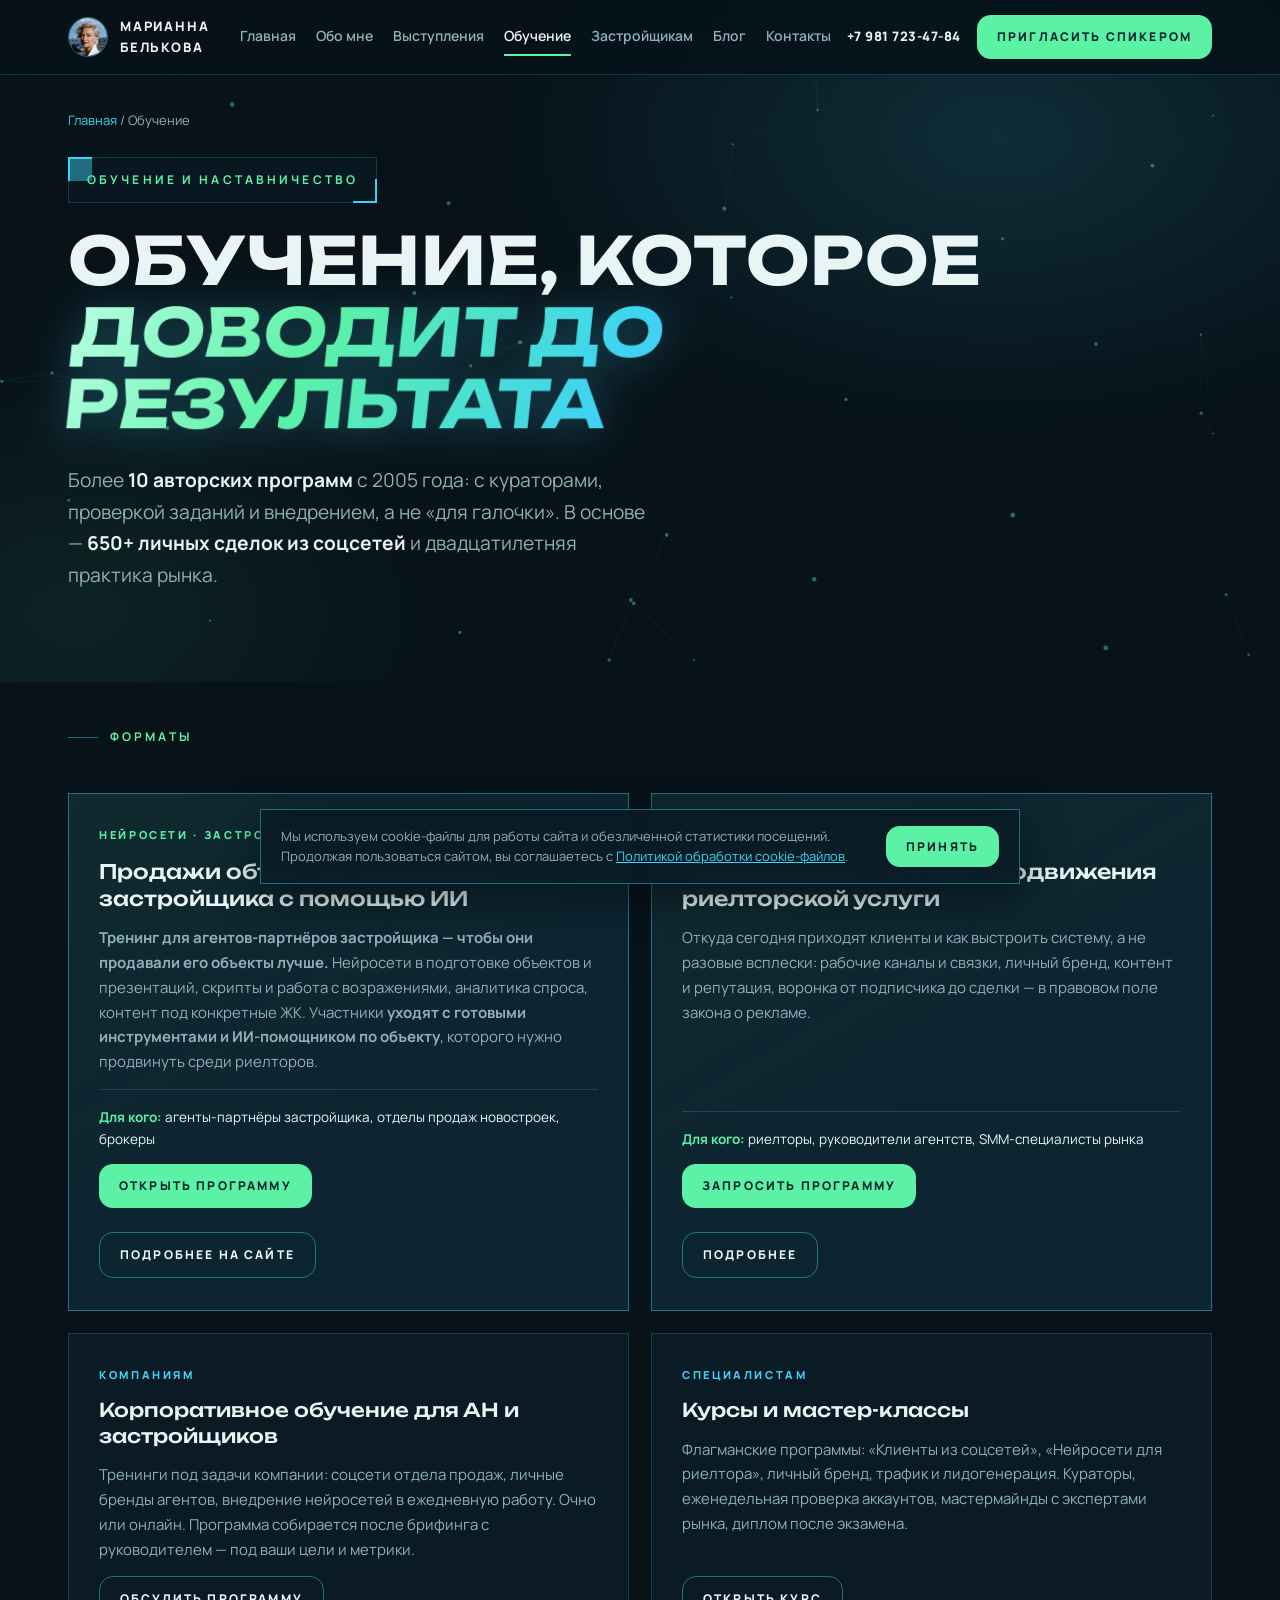
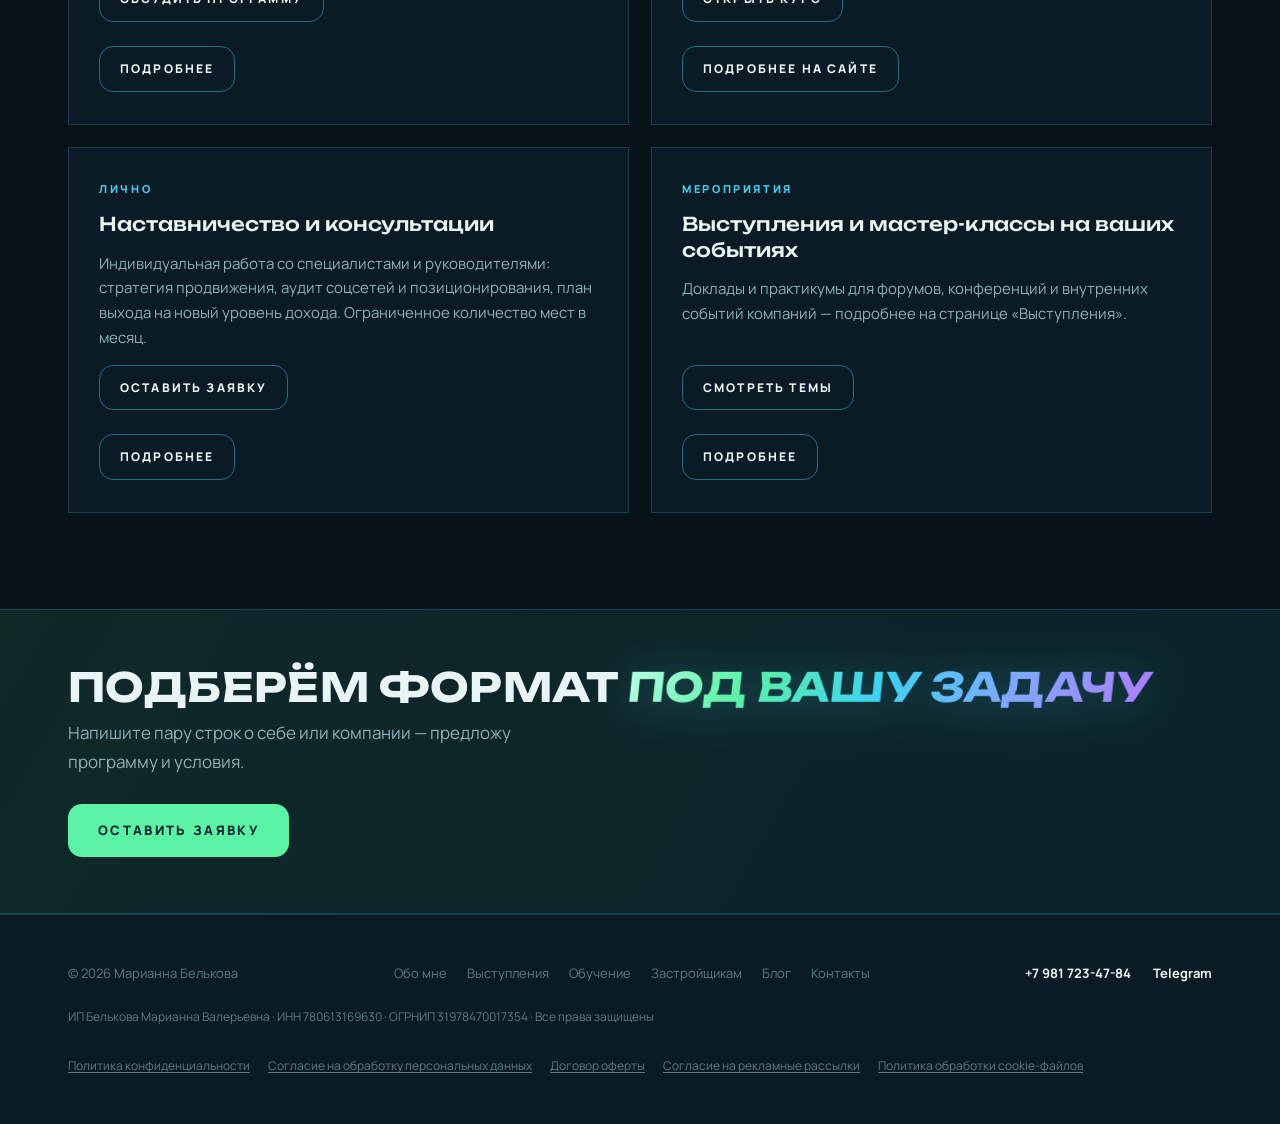
<file: education.html>
<!DOCTYPE html>
<html lang="ru">
<head>
<meta charset="UTF-8">
<meta name="viewport" content="width=device-width, initial-scale=1.0">
<title>Обучение риелторов нейросетям и ИИ — курсы и корпоративные тренинги | Марианна Белькова</title>
<meta name="description" content="Обучение риелторов и агентств недвижимости: нейросети и ChatGPT в работе риэлтора, продажи новостроек с ИИ, соцсети и личный бренд. Корпоративные тренинги для АН и застройщиков, авторские курсы, наставничество.">
<link rel="canonical" href="https://marianna-belkova.ru/education.html">
<meta property="og:type" content="website">
<meta property="og:title" content="Обучение риелторов нейросетям и ИИ — курсы и корпоративные тренинги | Марианна Белькова">
<meta property="og:description" content="Обучение риелторов и агентств недвижимости: нейросети и ChatGPT в работе риэлтора, продажи новостроек с ИИ, соцсети и личный бренд. Корпоративные тренинги для АН и застройщиков, ав">
<meta property="og:url" content="https://marianna-belkova.ru/education.html">
<link rel="preconnect" href="https://fonts.googleapis.com">
<link rel="preconnect" href="https://fonts.gstatic.com" crossorigin>
<link href="https://fonts.googleapis.com/css2?family=Unbounded:wght@500;700&family=Manrope:wght@400;500;600;700;800&display=swap" rel="stylesheet">
<link rel="stylesheet" href="assets/style.css">
<script type="application/ld+json">
{
  "@context": "https://schema.org",
  "@type": "BreadcrumbList",
  "itemListElement": [
    {"@type":"ListItem","position":1,"name":"Главная","item":"https://marianna-belkova.ru/"},
    {"@type":"ListItem","position":2,"name":"Обучение","item":"https://marianna-belkova.ru/education.html"}
  ]
}
</script>
</head>
<body>

<header class="site-header">
  <div class="header-in">
    <a class="logo" href="index.html"><img class="logo-ava" src="assets/media/avatar.webp" alt="Марианна Белькова" width="40" height="40"><span class="logo-name">Марианна Белькова</span></a>
    <nav class="nav" id="nav" aria-label="Основная навигация">
      <a href="index.html">Главная</a>
      <a href="about.html">Обо мне</a>
      <a href="speaking.html">Выступления</a>
      <a href="education.html" class="active">Обучение</a>
      <a href="developers.html">Застройщикам</a><a href="blog/index.html">Блог</a>
      <a href="contacts.html">Контакты</a>
    </nav>
    <a class="header-tel" href="tel:+79817234784">+7 981 723-47-84</a>
    <a class="btn btn-sm header-cta" href="mailto:mariashka@gmail.com?subject=%D0%9F%D1%80%D0%B8%D0%B3%D0%BB%D0%B0%D1%88%D0%B5%D0%BD%D0%B8%D0%B5%20%D1%81%D0%BF%D0%B8%D0%BA%D0%B5%D1%80%D0%BE%D0%BC">Пригласить спикером</a>
    <button class="burger" id="burger" aria-label="Открыть меню" aria-expanded="false"><span></span></button>
  </div>
</header>

<main>

<section class="hero" style="padding-bottom:56px">
  <canvas id="fx-canvas" aria-hidden="true"></canvas>
  <div class="container" style="position:relative;z-index:2">
    <nav class="breadcrumbs" aria-label="Хлебные крошки"><a href="index.html">Главная</a> / Обучение</nav>
    <div class="eyebrow frame">Обучение и наставничество</div>
    <h1 class="display">Обучение, которое<br><span class="chrome">доводит до результата</span></h1>
    <p class="hero-sub">
      Более <b>10 авторских программ</b> с 2005 года: с кураторами, проверкой заданий и внедрением, а не «для галочки».
      В основе — <b>650+ личных сделок из соцсетей</b> и двадцатилетняя практика рынка.
    </p>
  </div>
</section>

<section class="section" style="padding-top:36px">
  <div class="container">
    <div class="eyebrow reveal">Форматы</div>
    <div class="grid-2" style="margin-top:24px">
      <article class="card card-lead reveal">
        <div class="card-tag">Нейросети · Застройщикам</div>
        <h3>Продажи объектов недвижимости застройщика с помощью ИИ</h3>
        <p><b>Тренинг для агентов-партнёров застройщика — чтобы они продавали его объекты лучше.</b> Нейросети в подготовке объектов и презентаций, скрипты и работа с возражениями, аналитика спроса, контент под конкретные ЖК. Участники <b>уходят с готовыми инструментами и ИИ-помощником по объекту</b>, которого нужно продвинуть среди риелторов.</p>
        <div class="card-foot"><b>Для кого:</b> агенты-партнёры застройщика, отделы продаж новостроек, брокеры</div>
        <a class="btn btn-sm" href="developers.html">Открыть программу</a>
        <a class="btn btn-ghost btn-sm prog-more" href="developers.html">Подробнее на сайте</a>
      </article>
      <article class="card card-lead reveal">
        <div class="card-tag">Продвижение · Риелторам</div>
        <h3>Современные способы продвижения риелторской услуги</h3>
        <p>Откуда сегодня приходят клиенты и как выстроить систему, а не разовые всплески: рабочие каналы и связки, личный бренд, контент и репутация, воронка от подписчика до сделки — в правовом поле закона о рекламе.</p>
        <div class="card-foot"><b>Для кого:</b> риелторы, руководители агентств, SMM-специалисты рынка</div>
        <a class="btn btn-sm" href="contacts.html" data-type="Корпоративное обучение">Запросить программу</a>
              <!-- ССЫЛКА НА ПРОГРАММУ: замените contacts.html на адрес страницы с этой программой -->
        <a class="btn btn-ghost btn-sm prog-more" href="contacts.html">Подробнее</a>
      </article>
      <article class="card reveal">
        <div class="card-tag">Компаниям</div>
        <h3>Корпоративное обучение для АН и застройщиков</h3>
        <p>Тренинги под задачи компании: соцсети отдела продаж, личные бренды агентов, внедрение нейросетей в ежедневную работу. Очно или онлайн. Программа собирается после брифинга с руководителем — под ваши цели и метрики.</p>
        <a class="btn btn-ghost btn-sm" href="contacts.html" data-type="Корпоративное обучение">Обсудить программу</a>
              <!-- ССЫЛКА НА ПРОГРАММУ: замените contacts.html на адрес страницы с этой программой -->
        <a class="btn btn-ghost btn-sm prog-more" href="contacts.html">Подробнее</a>
      </article>
      <article class="card reveal">
        <div class="card-tag">Специалистам</div>
        <h3>Курсы и мастер-классы</h3>
        <p>Флагманские программы: «Клиенты из соцсетей», «Нейросети для риелтора», личный бренд, трафик и лидогенерация. Кураторы, еженедельная проверка аккаунтов, мастермайнды с экспертами рынка, диплом после экзамена.</p>
        <a class="btn btn-ghost btn-sm" href="http://belkova-smm.ru/ai_new" target="_blank" rel="noopener">Открыть курс</a>
        <a class="btn btn-ghost btn-sm prog-more" href="http://belkova-smm.ru/ai_new" target="_blank" rel="noopener">Подробнее на сайте</a>
      </article>
      <article class="card reveal">
        <div class="card-tag">Лично</div>
        <h3>Наставничество и консультации</h3>
        <p>Индивидуальная работа со специалистами и руководителями: стратегия продвижения, аудит соцсетей и позиционирования, план выхода на новый уровень дохода. Ограниченное количество мест в месяц.</p>
        <a class="btn btn-ghost btn-sm" href="contacts.html" data-type="Личное наставничество">Оставить заявку</a>
              <!-- ССЫЛКА НА ПРОГРАММУ: замените contacts.html на адрес страницы с этой программой -->
        <a class="btn btn-ghost btn-sm prog-more" href="contacts.html">Подробнее</a>
      </article>
      <article class="card reveal">
        <div class="card-tag">Мероприятия</div>
        <h3>Выступления и мастер-классы на ваших событиях</h3>
        <p>Доклады и практикумы для форумов, конференций и внутренних событий компаний — подробнее на странице «Выступления».</p>
        <a class="btn btn-ghost btn-sm" href="speaking.html">Смотреть темы</a>
              <!-- ССЫЛКА НА ПРОГРАММУ: замените contacts.html на адрес страницы с этой программой -->
        <a class="btn btn-ghost btn-sm prog-more" href="contacts.html">Подробнее</a>
      </article>
    </div>
  </div>
</section>


<section class="cta-band">
  <div class="container cta-band-in">
    <div class="reveal">
      <h2 class="display">Подберём формат <span class="chrome">под вашу задачу</span></h2>
      <p>Напишите пару строк о себе или компании — предложу программу и условия.</p>
    </div>
    <a class="btn reveal" href="contacts.html" data-type="Курсы и мастер-классы">Оставить заявку</a>
  </div>
</section>

</main>

<footer class="site-footer">
  <div class="container footer-in">
    <div>© <span data-year></span> Марианна Белькова</div>
    <nav class="footer-nav"><a href="about.html">Обо мне</a><a href="speaking.html">Выступления</a><a href="education.html">Обучение</a><a href="developers.html">Застройщикам</a><a href="blog/index.html">Блог</a><a href="contacts.html">Контакты</a></nav>
    <div class="footer-contacts">
      <a href="tel:+79817234784">+7 981 723-47-84</a>
      <a href="https://t.me/mariannabelkova" target="_blank" rel="noopener">Telegram</a>
    </div>
    <div class="footer-req">ИП Белькова Марианна Валерьевна · ИНН 780613169630 · ОГРНИП 31978470017354 · Все права защищены</div>
    <div class="footer-legal">
      <a href="https://belkova-smm.ru/privacy" target="_blank" rel="noopener">Политика конфиденциальности</a>
      <a href="https://belkova-smm.ru/policy" target="_blank" rel="noopener">Согласие на обработку персональных данных</a>
      <a href="https://belkova-smm.ru/oferta" target="_blank" rel="noopener">Договор оферты</a>
      <a href="https://belkova-smm.ru/rassilki" target="_blank" rel="noopener">Согласие на рекламные рассылки</a>
      <a href="policyofcookies.html">Политика обработки cookie-файлов</a>
    </div>
  </div>
</footer>

<script src="assets/main.js"></script>
</body>
</html>
</file>
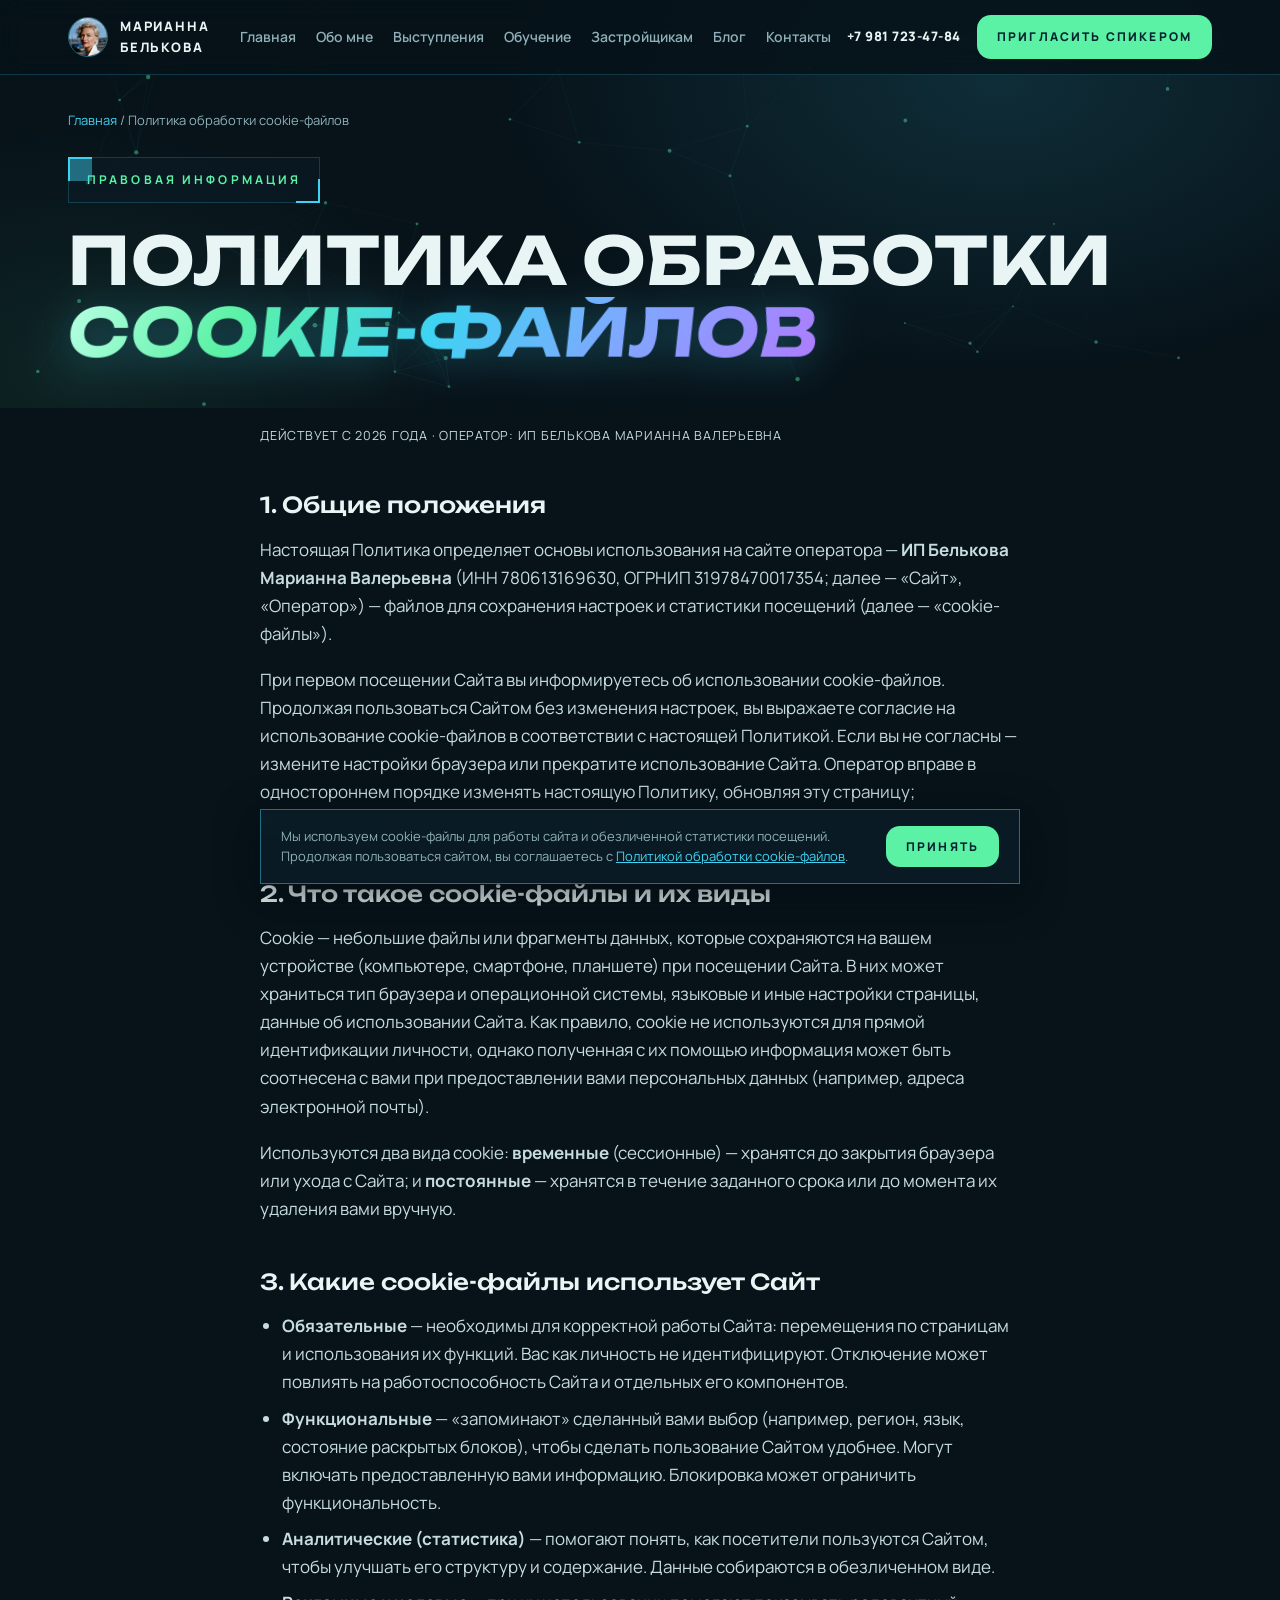
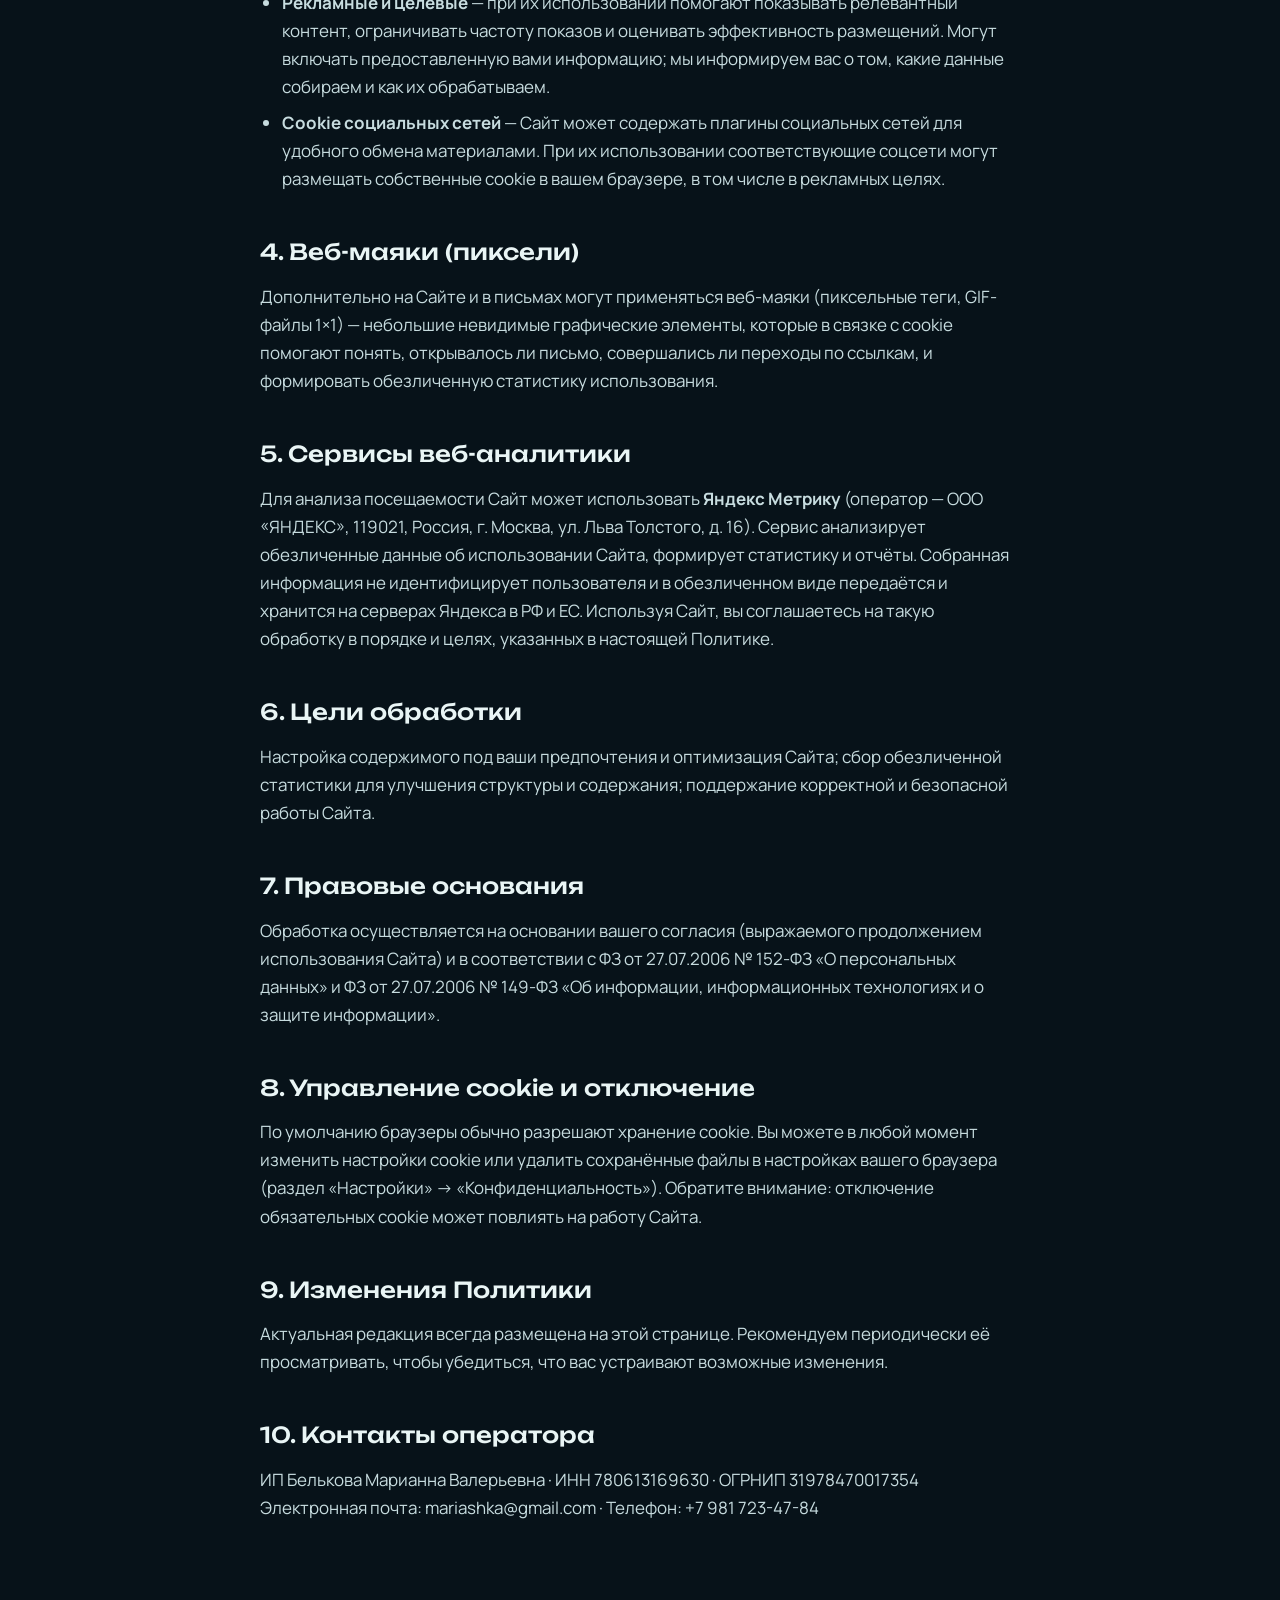
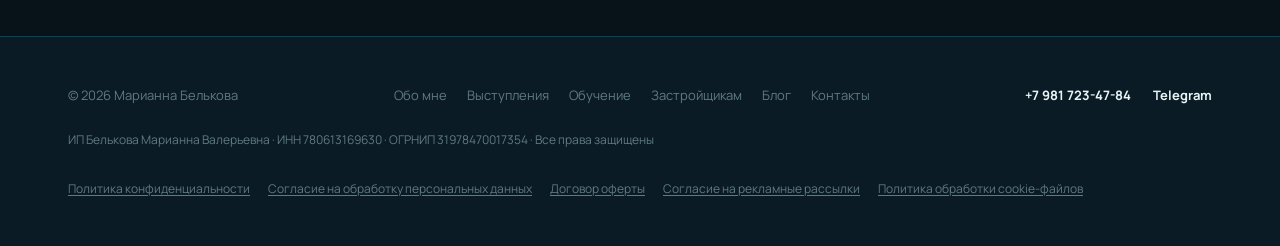
<file: policyofcookies.html>
<!DOCTYPE html>
<html lang="ru">
<head>
<meta charset="UTF-8">
<meta name="viewport" content="width=device-width, initial-scale=1.0">
<title>Политика обработки cookie-файлов | Марианна Белькова</title>
<link rel="canonical" href="https://marianna-belkova.ru/policyofcookies.html">
<meta name="description" content="Политика обработки файлов cookie на сайте Марианны Бельковой: какие cookie используются, с какими целями и как ими управлять.">
<meta name="robots" content="noindex, follow">
<link rel="preconnect" href="https://fonts.googleapis.com">
<link rel="preconnect" href="https://fonts.gstatic.com" crossorigin>
<link href="https://fonts.googleapis.com/css2?family=Unbounded:wght@500;700&family=Manrope:wght@400;500;600;700;800&display=swap" rel="stylesheet">
<link rel="stylesheet" href="assets/style.css">
</head>
<body>

<header class="site-header">
  <div class="header-in">
    <a class="logo" href="index.html"><img class="logo-ava" src="assets/media/avatar.webp" alt="Марианна Белькова" width="40" height="40"><span class="logo-name">Марианна Белькова</span></a>
    <nav class="nav" id="nav" aria-label="Основная навигация">
      <a href="index.html">Главная</a>
      <a href="about.html">Обо мне</a>
      <a href="speaking.html">Выступления</a>
      <a href="education.html">Обучение</a>
      <a href="developers.html">Застройщикам</a><a href="blog/index.html">Блог</a>
      <a href="contacts.html">Контакты</a>
    </nav>
    <a class="header-tel" href="tel:+79817234784">+7 981 723-47-84</a>
    <a class="btn btn-sm header-cta" href="mailto:mariashka@gmail.com?subject=%D0%9F%D1%80%D0%B8%D0%B3%D0%BB%D0%B0%D1%88%D0%B5%D0%BD%D0%B8%D0%B5%20%D1%81%D0%BF%D0%B8%D0%BA%D0%B5%D1%80%D0%BE%D0%BC">Пригласить спикером</a>
    <button class="burger" id="burger" aria-label="Открыть меню" aria-expanded="false"><span></span></button>
  </div>
</header>

<main>

<section class="hero" style="padding-bottom:40px">
  <canvas id="fx-canvas" aria-hidden="true"></canvas>
  <div class="container" style="position:relative;z-index:2">
    <nav class="breadcrumbs" aria-label="Хлебные крошки"><a href="index.html">Главная</a> / Политика обработки cookie-файлов</nav>
    <div class="eyebrow frame">Правовая информация</div>
    <h1 class="display">Политика обработки<br><span class="chrome">cookie-файлов</span></h1>
  </div>
</section>

<section class="section" style="padding-top:0">
  <div class="container">
    <article class="article">
      <p class="post-meta">Действует с 2026 года · Оператор: ИП Белькова Марианна Валерьевна</p>

      <h2>1. Общие положения</h2>
      <p>Настоящая Политика определяет основы использования на сайте оператора — <b>ИП Белькова Марианна Валерьевна</b> (ИНН 780613169630, ОГРНИП 31978470017354; далее — «Сайт», «Оператор») — файлов для сохранения настроек и статистики посещений (далее — «cookie-файлы»).</p>
      <p>При первом посещении Сайта вы информируетесь об использовании cookie-файлов. Продолжая пользоваться Сайтом без изменения настроек, вы выражаете согласие на использование cookie-файлов в соответствии с настоящей Политикой. Если вы не согласны — измените настройки браузера или прекратите использование Сайта. Оператор вправе в одностороннем порядке изменять настоящую Политику, обновляя эту страницу; рекомендуем периодически её просматривать.</p>

      <h2>2. Что такое cookie-файлы и их виды</h2>
      <p>Cookie — небольшие файлы или фрагменты данных, которые сохраняются на вашем устройстве (компьютере, смартфоне, планшете) при посещении Сайта. В них может храниться тип браузера и операционной системы, языковые и иные настройки страницы, данные об использовании Сайта. Как правило, cookie не используются для прямой идентификации личности, однако полученная с их помощью информация может быть соотнесена с вами при предоставлении вами персональных данных (например, адреса электронной почты).</p>
      <p>Используются два вида cookie: <b>временные</b> (сессионные) — хранятся до закрытия браузера или ухода с Сайта; и <b>постоянные</b> — хранятся в течение заданного срока или до момента их удаления вами вручную.</p>

      <h2>3. Какие cookie-файлы использует Сайт</h2>
      <ul>
        <li><b>Обязательные</b> — необходимы для корректной работы Сайта: перемещения по страницам и использования их функций. Вас как личность не идентифицируют. Отключение может повлиять на работоспособность Сайта и отдельных его компонентов.</li>
        <li><b>Функциональные</b> — «запоминают» сделанный вами выбор (например, регион, язык, состояние раскрытых блоков), чтобы сделать пользование Сайтом удобнее. Могут включать предоставленную вами информацию. Блокировка может ограничить функциональность.</li>
        <li><b>Аналитические (статистика)</b> — помогают понять, как посетители пользуются Сайтом, чтобы улучшать его структуру и содержание. Данные собираются в обезличенном виде.</li>
        <li><b>Рекламные и целевые</b> — при их использовании помогают показывать релевантный контент, ограничивать частоту показов и оценивать эффективность размещений. Могут включать предоставленную вами информацию; мы информируем вас о том, какие данные собираем и как их обрабатываем.</li>
        <li><b>Cookie социальных сетей</b> — Сайт может содержать плагины социальных сетей для удобного обмена материалами. При их использовании соответствующие соцсети могут размещать собственные cookie в вашем браузере, в том числе в рекламных целях.</li>
      </ul>

      <h2>4. Веб-маяки (пиксели)</h2>
      <p>Дополнительно на Сайте и в письмах могут применяться веб-маяки (пиксельные теги, GIF-файлы 1×1) — небольшие невидимые графические элементы, которые в связке с cookie помогают понять, открывалось ли письмо, совершались ли переходы по ссылкам, и формировать обезличенную статистику использования.</p>

      <h2>5. Сервисы веб-аналитики</h2>
      <p>Для анализа посещаемости Сайт может использовать <b>Яндекс Метрику</b> (оператор — ООО «ЯНДЕКС», 119021, Россия, г. Москва, ул. Льва Толстого, д. 16). Сервис анализирует обезличенные данные об использовании Сайта, формирует статистику и отчёты. Собранная информация не идентифицирует пользователя и в обезличенном виде передаётся и хранится на серверах Яндекса в РФ и ЕС. Используя Сайт, вы соглашаетесь на такую обработку в порядке и целях, указанных в настоящей Политике.</p>

      <h2>6. Цели обработки</h2>
      <p>Настройка содержимого под ваши предпочтения и оптимизация Сайта; сбор обезличенной статистики для улучшения структуры и содержания; поддержание корректной и безопасной работы Сайта.</p>

      <h2>7. Правовые основания</h2>
      <p>Обработка осуществляется на основании вашего согласия (выражаемого продолжением использования Сайта) и в соответствии с ФЗ от 27.07.2006 № 152-ФЗ «О персональных данных» и ФЗ от 27.07.2006 № 149-ФЗ «Об информации, информационных технологиях и о защите информации».</p>

      <h2>8. Управление cookie и отключение</h2>
      <p>По умолчанию браузеры обычно разрешают хранение cookie. Вы можете в любой момент изменить настройки cookie или удалить сохранённые файлы в настройках вашего браузера (раздел «Настройки» → «Конфиденциальность»). Обратите внимание: отключение обязательных cookie может повлиять на работу Сайта.</p>

      <h2>9. Изменения Политики</h2>
      <p>Актуальная редакция всегда размещена на этой странице. Рекомендуем периодически её просматривать, чтобы убедиться, что вас устраивают возможные изменения.</p>

      <h2>10. Контакты оператора</h2>
      <p>ИП Белькова Марианна Валерьевна · ИНН 780613169630 · ОГРНИП 31978470017354<br>
      Электронная почта: <a href="mailto:mariashka@gmail.com">mariashka@gmail.com</a> · Телефон: <a href="tel:+79817234784">+7 981 723-47-84</a></p>
    </article>
  </div>
</section>

</main>

<footer class="site-footer">
  <div class="container footer-in">
    <div>© <span data-year></span> Марианна Белькова</div>
    <nav class="footer-nav"><a href="about.html">Обо мне</a><a href="speaking.html">Выступления</a><a href="education.html">Обучение</a><a href="developers.html">Застройщикам</a><a href="blog/index.html">Блог</a><a href="contacts.html">Контакты</a></nav>
    <div class="footer-contacts">
      <a href="tel:+79817234784">+7 981 723-47-84</a>
      <a href="https://t.me/mariannabelkova" target="_blank" rel="noopener">Telegram</a>
    </div>
    <div class="footer-req">ИП Белькова Марианна Валерьевна · ИНН 780613169630 · ОГРНИП 31978470017354 · Все права защищены</div>
    <div class="footer-legal">
      <a href="https://belkova-smm.ru/privacy" target="_blank" rel="noopener">Политика конфиденциальности</a>
      <a href="https://belkova-smm.ru/policy" target="_blank" rel="noopener">Согласие на обработку персональных данных</a>
      <a href="https://belkova-smm.ru/oferta" target="_blank" rel="noopener">Договор оферты</a>
      <a href="https://belkova-smm.ru/rassilki" target="_blank" rel="noopener">Согласие на рекламные рассылки</a>
      <a href="policyofcookies.html">Политика обработки cookie-файлов</a>
    </div>
  </div>
</footer>

<script src="assets/main.js"></script>
</body>
</html>
</file>
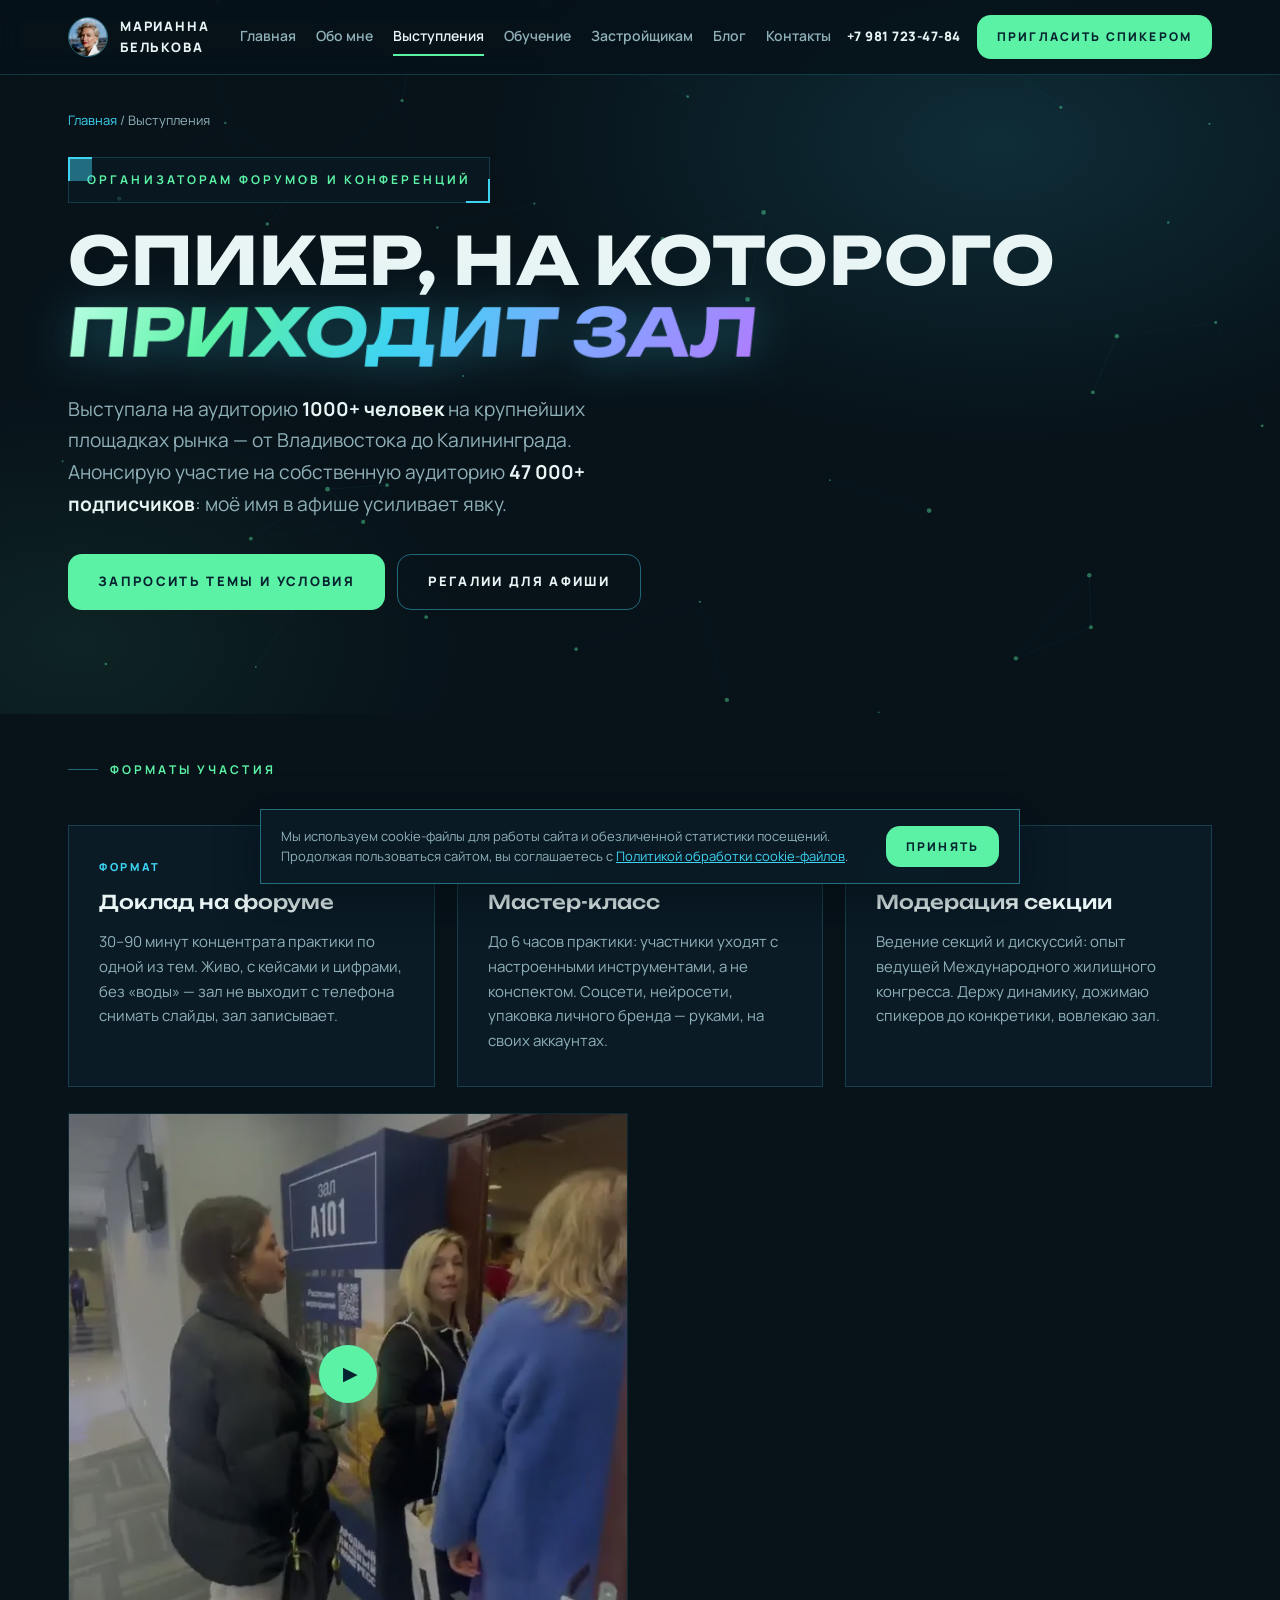
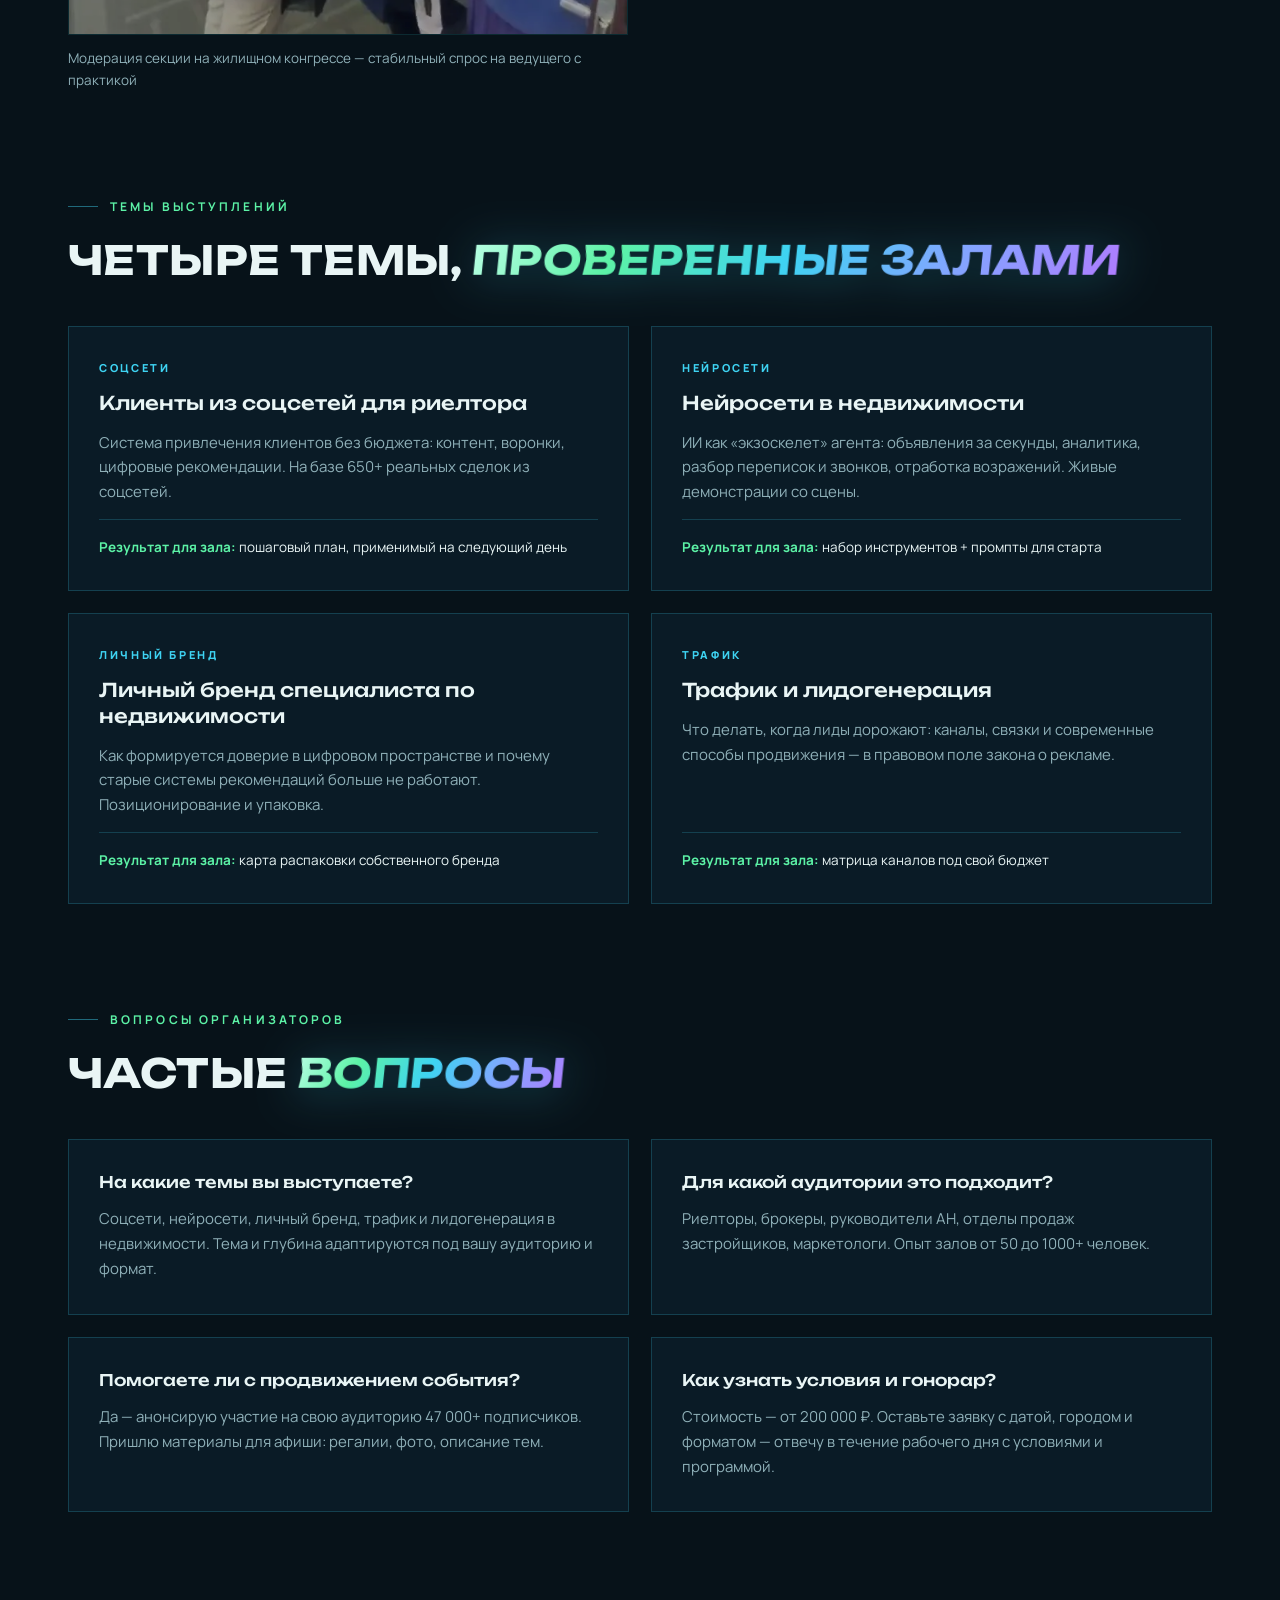
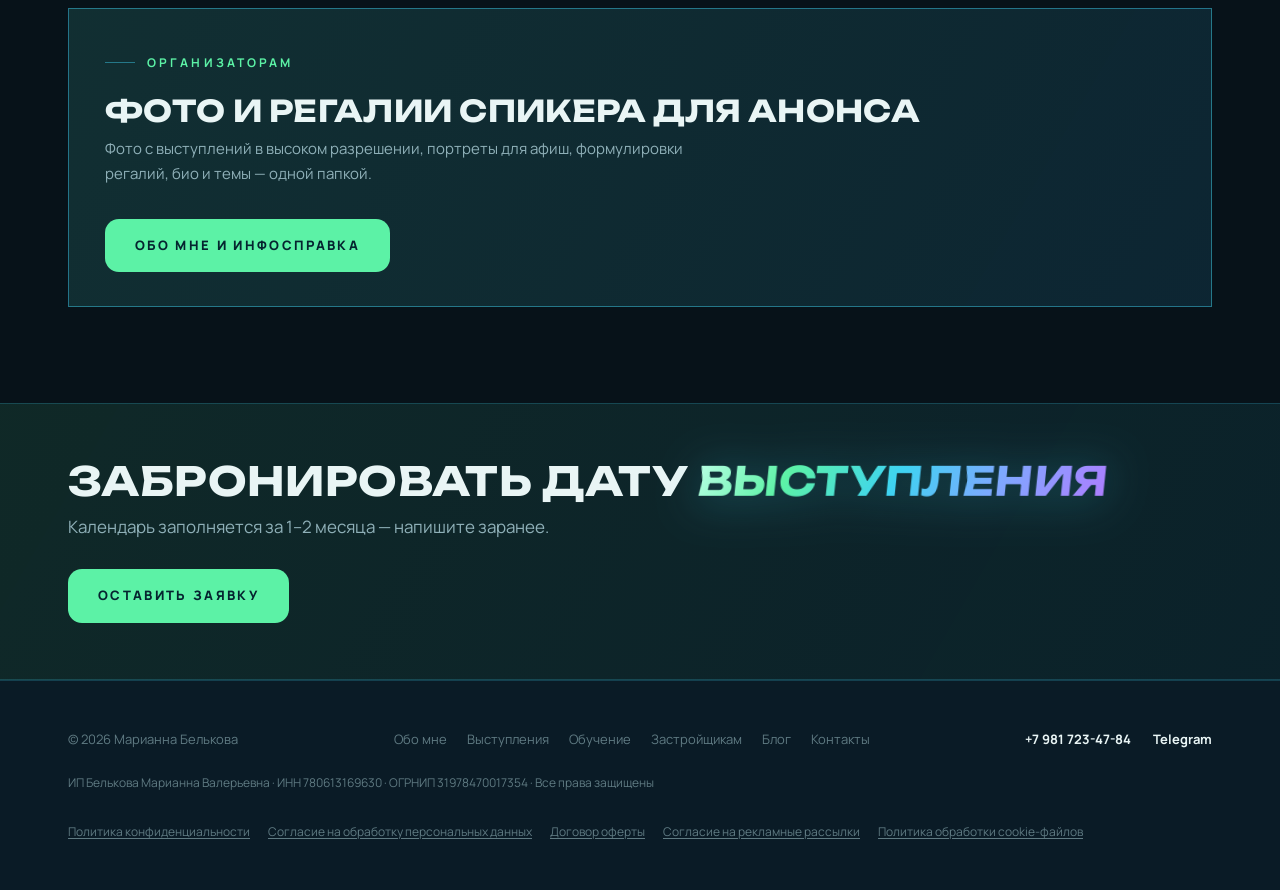
<file: speaking.html>
<!DOCTYPE html>
<html lang="ru">
<head>
<meta charset="UTF-8">
<meta name="viewport" content="width=device-width, initial-scale=1.0">
<title>Спикер на конференцию по недвижимости — нейросети и ИИ | Марианна Белькова</title>
<meta name="description" content="Пригласить спикера на конференцию, форум или жилищный конгресс по недвижимости. Темы: нейросети и ИИ для риелторов, ChatGPT в продажах, соцсети, личный бренд, лидогенерация. Опыт залов 1000+ человек, гонорар от 200 000 ₽.">
<link rel="canonical" href="https://marianna-belkova.ru/speaking.html">
<meta property="og:type" content="website">
<meta property="og:title" content="Спикер на конференцию по недвижимости — нейросети и ИИ | Марианна Белькова">
<meta property="og:description" content="Пригласить спикера на конференцию, форум или жилищный конгресс по недвижимости. Темы: нейросети и ИИ для риелторов, ChatGPT в продажах, соцсети, личный бренд, лидогенерация. Опыт з">
<meta property="og:url" content="https://marianna-belkova.ru/speaking.html">
<link rel="preconnect" href="https://fonts.googleapis.com">
<link rel="preconnect" href="https://fonts.gstatic.com" crossorigin>
<link href="https://fonts.googleapis.com/css2?family=Unbounded:wght@500;700&family=Manrope:wght@400;500;600;700;800&display=swap" rel="stylesheet">
<link rel="stylesheet" href="assets/style.css">
<script type="application/ld+json">
{
  "@context": "https://schema.org",
  "@type": "FAQPage",
  "mainEntity": [
    {
      "@type": "Question",
      "name": "На какие темы выступает Марианна Белькова?",
      "acceptedAnswer": {"@type": "Answer", "text": "Клиенты из соцсетей для риелтора, нейросети в недвижимости, личный бренд специалиста по недвижимости, трафик и лидогенерация. Каждая тема адаптируется под формат: доклад, мастер-класс или тренинг."}
    },
    {
      "@type": "Question",
      "name": "Для какой аудитории подходят выступления?",
      "acceptedAnswer": {"@type": "Answer", "text": "Риелторы, ипотечные брокеры, руководители агентств недвижимости, отделы продаж застройщиков, маркетологи рынка недвижимости. Опыт выступлений перед залами более 1000 человек."}
    },
    {
      "@type": "Question",
      "name": "Помогает ли спикер с продвижением мероприятия?",
      "acceptedAnswer": {"@type": "Answer", "text": "Да. Участие анонсируется на собственную аудиторию более 47 000 подписчиков в соцсетях, что усиливает явку профильной аудитории на мероприятие."}
    },
    {
      "@type": "Question",
      "name": "Как узнать условия и гонорар?",
      "acceptedAnswer": {"@type": "Answer", "text": "Оставьте заявку на странице контактов с датой, городом и форматом мероприятия — условия, темы и материалы для анонса будут отправлены в течение рабочего дня."}
    }
  ]
}
</script>
</head>
<body>

<header class="site-header">
  <div class="header-in">
    <a class="logo" href="index.html"><img class="logo-ava" src="assets/media/avatar.webp" alt="Марианна Белькова" width="40" height="40"><span class="logo-name">Марианна Белькова</span></a>
    <nav class="nav" id="nav" aria-label="Основная навигация">
      <a href="index.html">Главная</a>
      <a href="about.html">Обо мне</a>
      <a href="speaking.html" class="active">Выступления</a>
      <a href="education.html">Обучение</a>
      <a href="developers.html">Застройщикам</a><a href="blog/index.html">Блог</a>
      <a href="contacts.html">Контакты</a>
    </nav>
    <a class="header-tel" href="tel:+79817234784">+7 981 723-47-84</a>
    <a class="btn btn-sm header-cta" href="mailto:mariashka@gmail.com?subject=%D0%9F%D1%80%D0%B8%D0%B3%D0%BB%D0%B0%D1%88%D0%B5%D0%BD%D0%B8%D0%B5%20%D1%81%D0%BF%D0%B8%D0%BA%D0%B5%D1%80%D0%BE%D0%BC">Пригласить спикером</a>
    <button class="burger" id="burger" aria-label="Открыть меню" aria-expanded="false"><span></span></button>
  </div>
</header>

<main>

<section class="hero" style="padding-bottom:56px">
  <canvas id="fx-canvas" aria-hidden="true"></canvas>
  <div class="container" style="position:relative;z-index:2">
    <nav class="breadcrumbs" aria-label="Хлебные крошки"><a href="index.html">Главная</a> / Выступления</nav>
    <div class="eyebrow frame">Организаторам форумов и конференций</div>
    <h1 class="display">Спикер, на которого<br><span class="chrome">приходит зал</span></h1>
    <p class="hero-sub">
      Выступала на аудиторию <b>1000+ человек</b> на крупнейших площадках рынка — от Владивостока до Калининграда.
      Анонсирую участие на собственную аудиторию <b>47 000+ подписчиков</b>: моё имя в афише усиливает явку.
    </p>
    <div class="hero-ctas">
      <a class="btn" href="contacts.html" data-type="Выступление на мероприятии">Запросить темы и условия</a>
      <a class="btn btn-ghost" href="about.html">Регалии для афиши</a>
    </div>
  </div>
</section>

<section class="section" style="padding-top:36px">
  <div class="container">
    <div class="eyebrow reveal">Форматы участия</div>
    <div class="grid-3" style="margin-top:24px">
      <article class="card reveal">
        <div class="card-tag">Формат</div>
        <h3>Доклад на форуме</h3>
        <p>30–90 минут концентрата практики по одной из тем. Живо, с кейсами и цифрами, без «воды» — зал не выходит с телефона снимать слайды, зал записывает.</p>
      </article>
      <article class="card reveal">
        <div class="card-tag">Формат</div>
        <h3>Мастер-класс</h3>
        <p>До 6 часов практики: участники уходят с настроенными инструментами, а не конспектом. Соцсети, нейросети, упаковка личного бренда — руками, на своих аккаунтах.</p>
      </article>
      <article class="card reveal">
        <div class="card-tag">Формат</div>
        <h3>Модерация секции</h3>
        <p>Ведение секций и дискуссий: опыт ведущей Международного жилищного конгресса. Держу динамику, дожимаю спикеров до конкретики, вовлекаю зал.</p>
      </article>
    </div>
    <figure class="moder-proof reveal">
      <div class="moder-vid gal-vid">
        <video preload="none" playsinline poster="assets/media/moder.webp" aria-label="Модерация секции на жилищном конгрессе">
          <source src="assets/media/moder.mp4" type="video/mp4">
        </video>
        <button class="gal-play" type="button" aria-label="Смотреть: модерация секции на конгрессе"><span>▶</span></button>
      </div>
      <figcaption>Модерация секции на жилищном конгрессе — стабильный спрос на ведущего с практикой</figcaption>
    </figure>
  </div>
</section>

<section class="section" style="padding-top:0">
  <div class="container">
    <div class="eyebrow reveal">Темы выступлений</div>
    <h2 class="display reveal">Четыре темы, <span class="chrome">проверенные залами</span></h2>
    <div class="grid-2" style="margin-top:44px">
      <article class="card reveal">
        <div class="card-tag">Соцсети</div>
        <h3>Клиенты из соцсетей для риелтора</h3>
        <p>Система привлечения клиентов без бюджета: контент, воронки, цифровые рекомендации. На базе 650+ реальных сделок из соцсетей.</p>
        <div class="card-foot"><b>Результат для зала:</b> пошаговый план, применимый на следующий день</div>
      </article>
      <article class="card reveal">
        <div class="card-tag">Нейросети</div>
        <h3>Нейросети в недвижимости</h3>
        <p>ИИ как «экзоскелет» агента: объявления за секунды, аналитика, разбор переписок и звонков, отработка возражений. Живые демонстрации со сцены.</p>
        <div class="card-foot"><b>Результат для зала:</b> набор инструментов + промпты для старта</div>
      </article>
      <article class="card reveal">
        <div class="card-tag">Личный бренд</div>
        <h3>Личный бренд специалиста по недвижимости</h3>
        <p>Как формируется доверие в цифровом пространстве и почему старые системы рекомендаций больше не работают. Позиционирование и упаковка.</p>
        <div class="card-foot"><b>Результат для зала:</b> карта распаковки собственного бренда</div>
      </article>
      <article class="card reveal">
        <div class="card-tag">Трафик</div>
        <h3>Трафик и лидогенерация</h3>
        <p>Что делать, когда лиды дорожают: каналы, связки и современные способы продвижения — в правовом поле закона о рекламе.</p>
        <div class="card-foot"><b>Результат для зала:</b> матрица каналов под свой бюджет</div>
      </article>
    </div>
  </div>
</section>

<section class="section" style="padding-top:0">
  <div class="container">
    <div class="eyebrow reveal">Вопросы организаторов</div>
    <h2 class="display reveal">Частые <span class="chrome">вопросы</span></h2>
    <div class="grid-2" style="margin-top:44px">
      <div class="card reveal"><h3 style="font-size:16px">На какие темы вы выступаете?</h3><p>Соцсети, нейросети, личный бренд, трафик и лидогенерация в недвижимости. Тема и глубина адаптируются под вашу аудиторию и формат.</p></div>
      <div class="card reveal"><h3 style="font-size:16px">Для какой аудитории это подходит?</h3><p>Риелторы, брокеры, руководители АН, отделы продаж застройщиков, маркетологи. Опыт залов от 50 до 1000+ человек.</p></div>
      <div class="card reveal"><h3 style="font-size:16px">Помогаете ли с продвижением события?</h3><p>Да — анонсирую участие на свою аудиторию 47 000+ подписчиков. Пришлю материалы для афиши: регалии, фото, описание тем.</p></div>
      <div class="card reveal"><h3 style="font-size:16px">Как узнать условия и гонорар?</h3><p>Стоимость — от 200 000 ₽. Оставьте заявку с датой, городом и форматом — отвечу в течение рабочего дня с условиями и программой.</p></div>
    </div>
  </div>
</section>

<!-- ================= ФОТО И РЕГАЛИИ ДЛЯ АНОНСА ================= -->
<section class="section" style="padding-top:0">
  <div class="container">
    <div class="pk-strip reveal">
      <div>
        <div class="eyebrow">Организаторам</div>
        <h2 class="display" style="font-size:clamp(20px,2.4vw,30px)">Фото и регалии спикера для анонса</h2>
        <p>Фото с выступлений в высоком разрешении, портреты для афиш, формулировки регалий, био и темы — одной папкой.</p>
      </div>
      <a class="btn" href="about.html#infospravka">Обо мне и инфосправка</a>
    </div>
  </div>
</section>

<section class="cta-band">
  <div class="container cta-band-in">
    <div class="reveal">
      <h2 class="display">Забронировать дату <span class="chrome">выступления</span></h2>
      <p>Календарь заполняется за 1–2 месяца — напишите заранее.</p>
    </div>
    <a class="btn reveal" href="contacts.html" data-type="Выступление на мероприятии">Оставить заявку</a>
  </div>
</section>

</main>

<footer class="site-footer">
  <div class="container footer-in">
    <div>© <span data-year></span> Марианна Белькова</div>
    <nav class="footer-nav"><a href="about.html">Обо мне</a><a href="speaking.html">Выступления</a><a href="education.html">Обучение</a><a href="developers.html">Застройщикам</a><a href="blog/index.html">Блог</a><a href="contacts.html">Контакты</a></nav>
    <div class="footer-contacts">
      <a href="tel:+79817234784">+7 981 723-47-84</a>
      <a href="https://t.me/mariannabelkova" target="_blank" rel="noopener">Telegram</a>
    </div>
    <div class="footer-req">ИП Белькова Марианна Валерьевна · ИНН 780613169630 · ОГРНИП 31978470017354 · Все права защищены</div>
    <div class="footer-legal">
      <a href="https://belkova-smm.ru/privacy" target="_blank" rel="noopener">Политика конфиденциальности</a>
      <a href="https://belkova-smm.ru/policy" target="_blank" rel="noopener">Согласие на обработку персональных данных</a>
      <a href="https://belkova-smm.ru/oferta" target="_blank" rel="noopener">Договор оферты</a>
      <a href="https://belkova-smm.ru/rassilki" target="_blank" rel="noopener">Согласие на рекламные рассылки</a>
      <a href="policyofcookies.html">Политика обработки cookie-файлов</a>
    </div>
  </div>
</footer>

<script src="assets/main.js"></script>
</body>
</html>
</file>
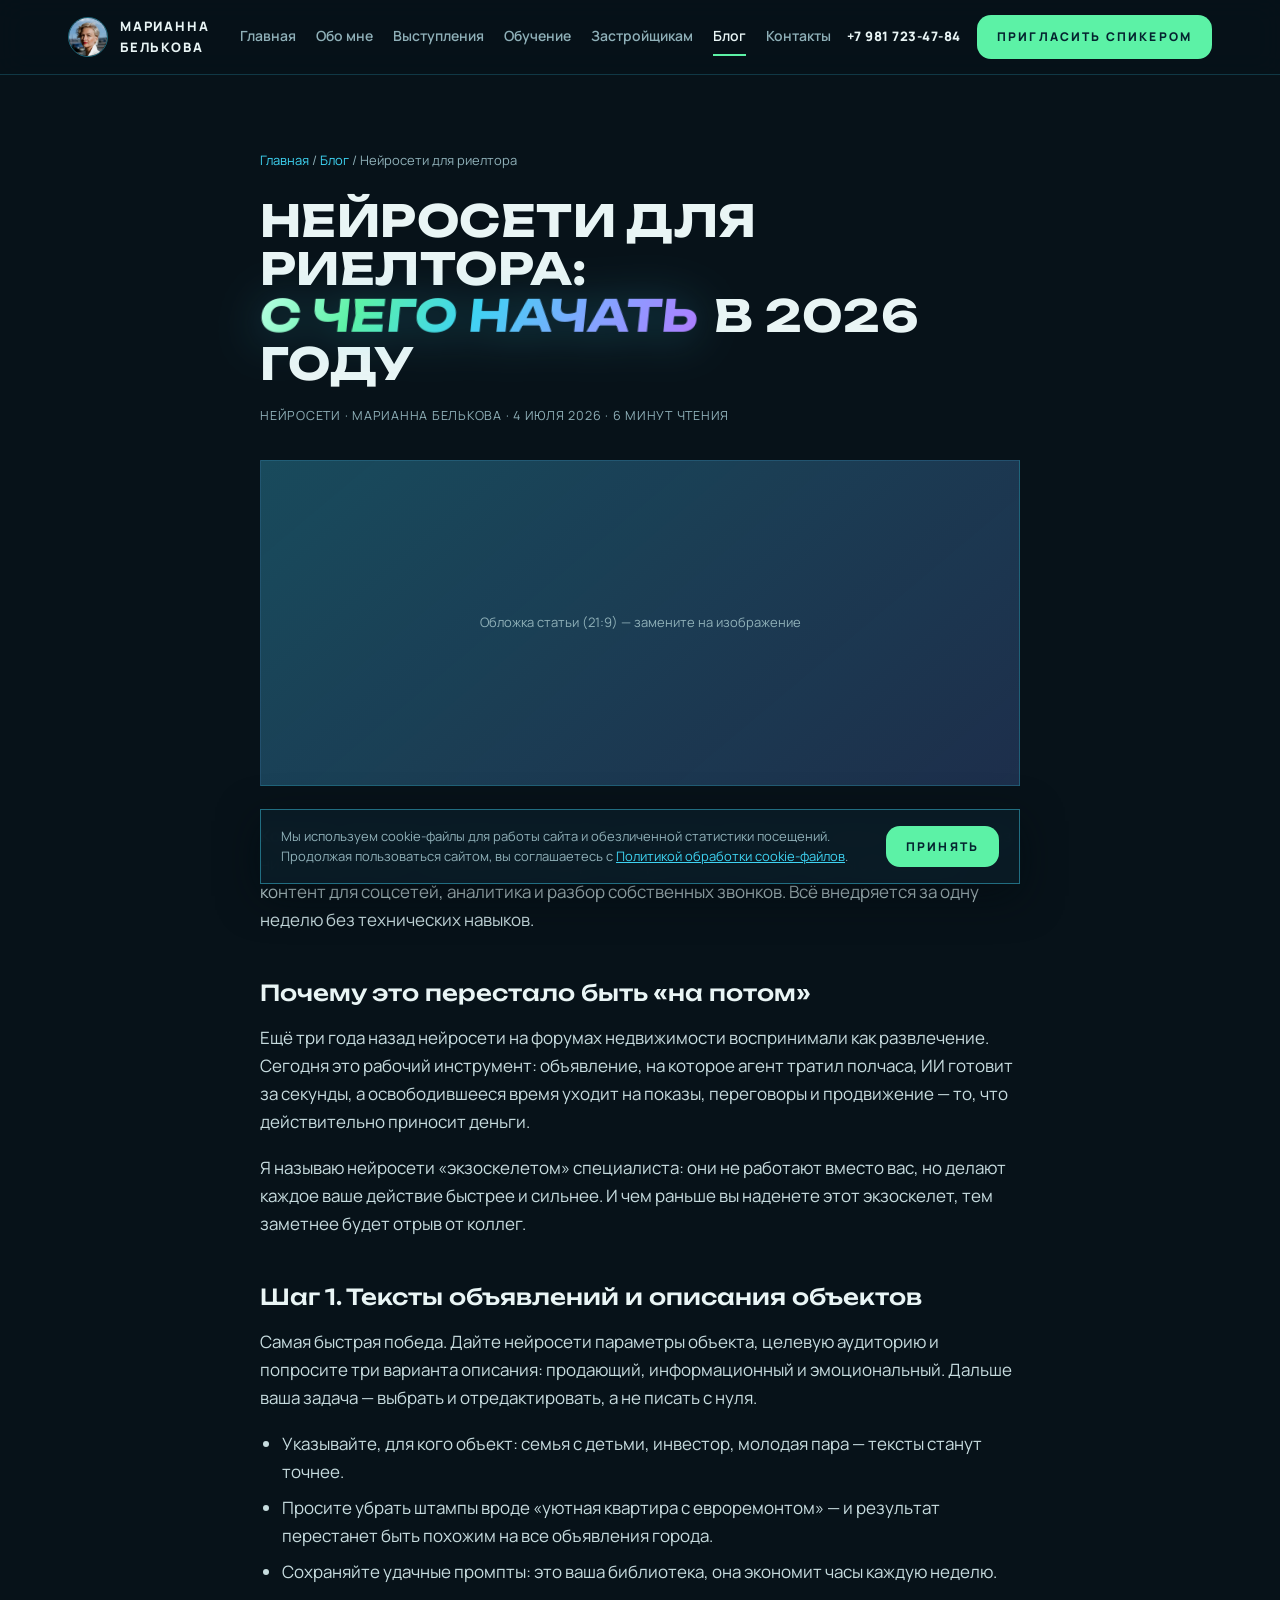
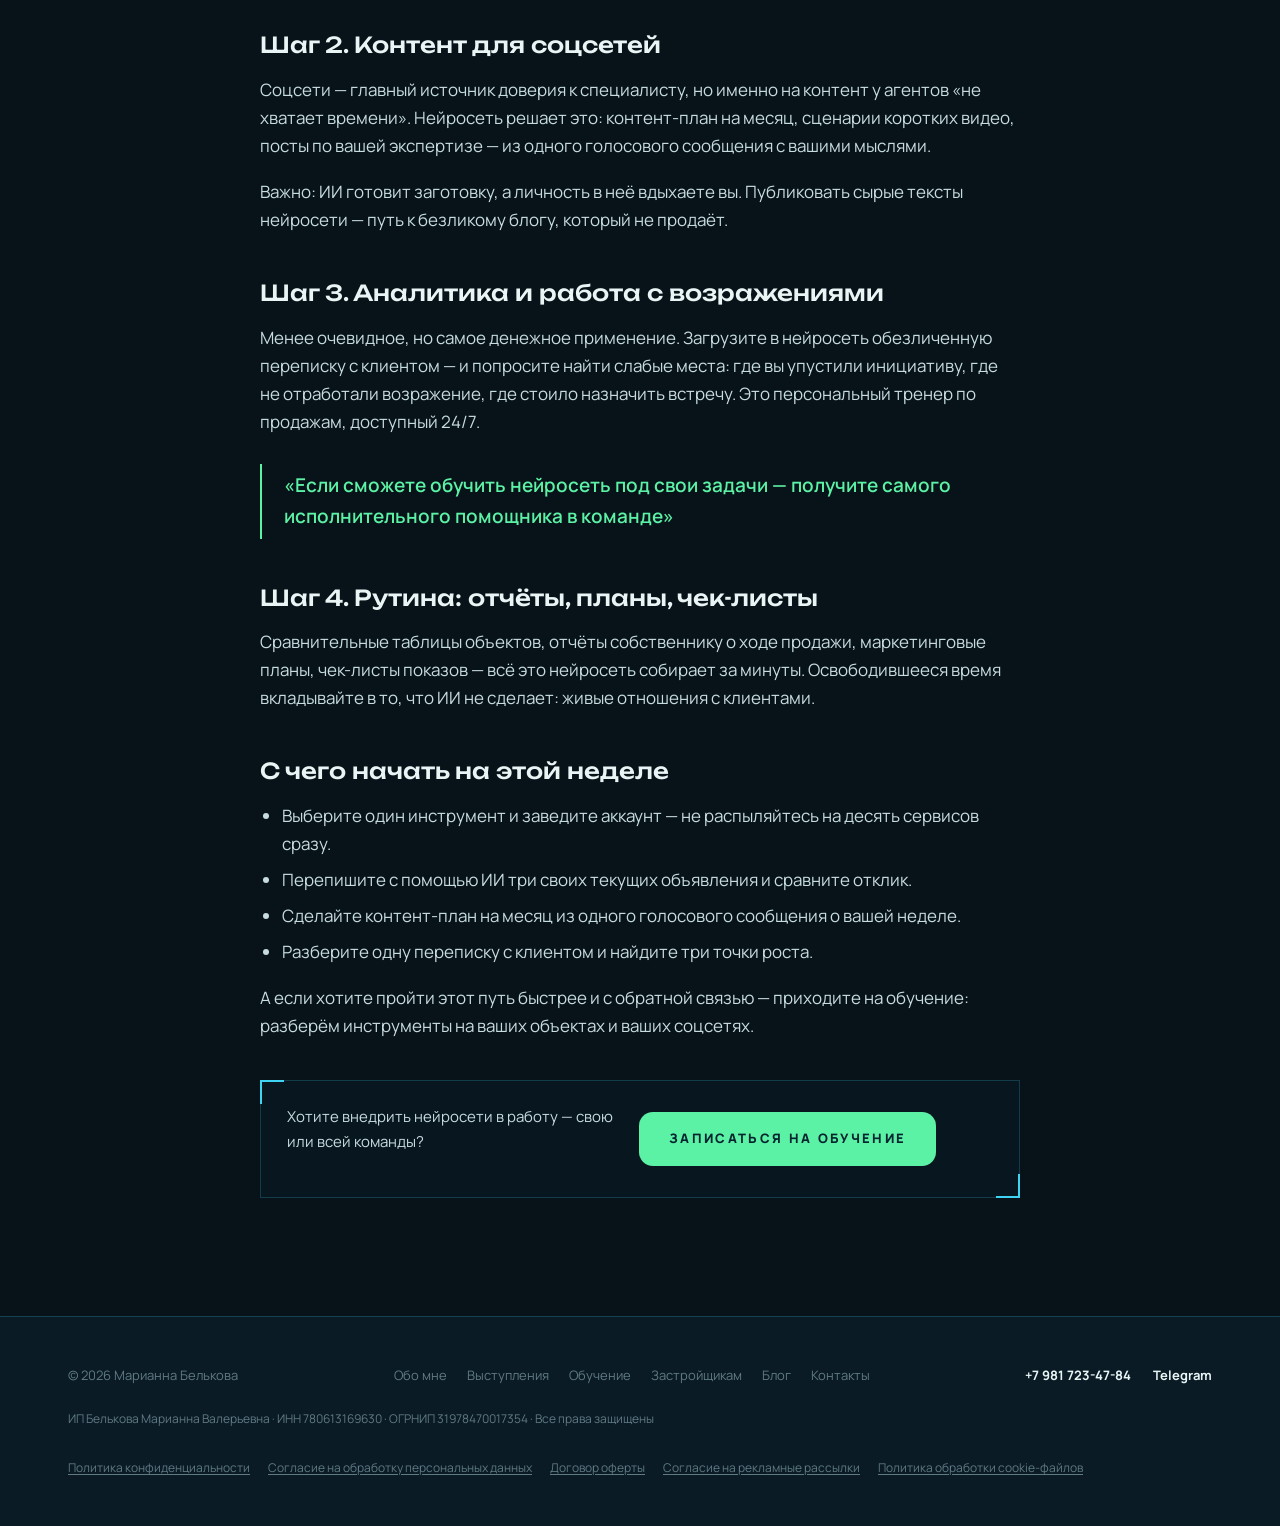
<file: blog/nejroseti-dlya-rieltora.html>
<!DOCTYPE html>
<html lang="ru">
<head>
<meta charset="UTF-8">
<meta name="viewport" content="width=device-width, initial-scale=1.0">
<title>Нейросети для риелтора: с чего начать в 2026 | ChatGPT в работе риэлтора</title>
<meta name="description" content="Пошаговый план внедрения нейросетей в работу риелтора: объявления, контент, аналитика, разбор звонков. Какие ИИ-инструменты и промпты реально работают в недвижимости.">
<link rel="canonical" href="https://marianna-belkova.ru/blog/nejroseti-dlya-rieltora.html">
<meta property="og:type" content="article">
<meta property="og:title" content="Нейросети для риелтора: с чего начать в 2026 | ChatGPT в работе риэлтора">
<meta property="og:description" content="Пошаговый план внедрения нейросетей в работу риелтора: объявления, контент, аналитика, разбор звонков. Какие ИИ-инструменты и промпты реально работают в недвижимости.">
<meta property="og:url" content="https://marianna-belkova.ru/blog/nejroseti-dlya-rieltora.html">
<link rel="preconnect" href="https://fonts.googleapis.com">
<link rel="preconnect" href="https://fonts.gstatic.com" crossorigin>
<link href="https://fonts.googleapis.com/css2?family=Unbounded:wght@500;700&family=Manrope:wght@400;500;600;700;800&display=swap" rel="stylesheet">
<link rel="stylesheet" href="../assets/style.css">
<script type="application/ld+json">
{
  "@context": "https://schema.org",
  "@type": "Article",
  "headline": "Нейросети для риелтора: с чего начать в 2026 году",
  "description": "Пошаговый план внедрения нейросетей в работу риелтора: объявления, контент, аналитика, разбор звонков.",
  "author": {"@type": "Person", "name": "Марианна Белькова", "url": "https://marianna-belkova.ru/about.html"},
  "publisher": {"@type": "Person", "name": "Марианна Белькова"},
  "datePublished": "2026-07-04",
  "dateModified": "2026-07-04",
  "mainEntityOfPage": "https://marianna-belkova.ru/blog/nejroseti-dlya-rieltora.html",
  "articleSection": "Нейросети",
  "inLanguage": "ru-RU"
}
</script>
</head>
<body>

<header class="site-header">
  <div class="header-in">
    <a class="logo" href="../index.html"><img class="logo-ava" src="../assets/media/avatar.webp" alt="Марианна Белькова" width="40" height="40"><span class="logo-name">Марианна Белькова</span></a>
    <nav class="nav" id="nav" aria-label="Основная навигация">
      <a href="../index.html">Главная</a>
      <a href="../about.html">Обо мне</a>
      <a href="../speaking.html">Выступления</a>
      <a href="../education.html">Обучение</a><a href="../developers.html">Застройщикам</a>
      <a href="index.html" class="active">Блог</a>
      <a href="../contacts.html">Контакты</a>
    </nav>
    <a class="header-tel" href="tel:+79817234784">+7 981 723-47-84</a>
    <a class="btn btn-sm header-cta" href="mailto:mariashka@gmail.com?subject=%D0%9F%D1%80%D0%B8%D0%B3%D0%BB%D0%B0%D1%88%D0%B5%D0%BD%D0%B8%D0%B5%20%D1%81%D0%BF%D0%B8%D0%BA%D0%B5%D1%80%D0%BE%D0%BC">Пригласить спикером</a>
    <button class="burger" id="burger" aria-label="Открыть меню" aria-expanded="false"><span></span></button>
  </div>
</header>

<main>

<section class="section" style="padding-top:150px">
  <div class="container">
    <article class="article">
      <nav class="breadcrumbs" aria-label="Хлебные крошки"><a href="../index.html">Главная</a> / <a href="index.html">Блог</a> / Нейросети для риелтора</nav>
      <h1 class="display">Нейросети для риелтора: <span class="chrome">с чего начать</span> в 2026 году</h1>
      <div class="post-meta">Нейросети · Марианна Белькова · 4 июля 2026 · 6 минут чтения</div>
      <div class="article-cover">Обложка статьи (21:9) — замените на изображение</div>

      <p><b>Коротко:</b> нейросети не заменят риелтора, но риелтор с нейросетями заменит риелтора без них. В этой статье — минимальный набор, с которого стоит начать: тексты объявлений, контент для соцсетей, аналитика и разбор собственных звонков. Всё внедряется за одну неделю без технических навыков.</p>

      <h2>Почему это перестало быть «на потом»</h2>
      <p>Ещё три года назад нейросети на форумах недвижимости воспринимали как развлечение. Сегодня это рабочий инструмент: объявление, на которое агент тратил полчаса, ИИ готовит за секунды, а освободившееся время уходит на показы, переговоры и продвижение — то, что действительно приносит деньги.</p>
      <p>Я называю нейросети «экзоскелетом» специалиста: они не работают вместо вас, но делают каждое ваше действие быстрее и сильнее. И чем раньше вы наденете этот экзоскелет, тем заметнее будет отрыв от коллег.</p>

      <h2>Шаг 1. Тексты объявлений и описания объектов</h2>
      <p>Самая быстрая победа. Дайте нейросети параметры объекта, целевую аудиторию и попросите три варианта описания: продающий, информационный и эмоциональный. Дальше ваша задача — выбрать и отредактировать, а не писать с нуля.</p>
      <ul>
        <li>Указывайте, для кого объект: семья с детьми, инвестор, молодая пара — тексты станут точнее.</li>
        <li>Просите убрать штампы вроде «уютная квартира с евроремонтом» — и результат перестанет быть похожим на все объявления города.</li>
        <li>Сохраняйте удачные промпты: это ваша библиотека, она экономит часы каждую неделю.</li>
      </ul>

      <h2>Шаг 2. Контент для соцсетей</h2>
      <p>Соцсети — главный источник доверия к специалисту, но именно на контент у агентов «не хватает времени». Нейросеть решает это: контент-план на месяц, сценарии коротких видео, посты по вашей экспертизе — из одного голосового сообщения с вашими мыслями.</p>
      <p>Важно: ИИ готовит заготовку, а личность в неё вдыхаете вы. Публиковать сырые тексты нейросети — путь к безликому блогу, который не продаёт.</p>

      <h2>Шаг 3. Аналитика и работа с возражениями</h2>
      <p>Менее очевидное, но самое денежное применение. Загрузите в нейросеть обезличенную переписку с клиентом — и попросите найти слабые места: где вы упустили инициативу, где не отработали возражение, где стоило назначить встречу. Это персональный тренер по продажам, доступный 24/7.</p>
      <blockquote>«Если сможете обучить нейросеть под свои задачи — получите самого исполнительного помощника в команде»</blockquote>

      <h2>Шаг 4. Рутина: отчёты, планы, чек-листы</h2>
      <p>Сравнительные таблицы объектов, отчёты собственнику о ходе продажи, маркетинговые планы, чек-листы показов — всё это нейросеть собирает за минуты. Освободившееся время вкладывайте в то, что ИИ не сделает: живые отношения с клиентами.</p>

      <h2>С чего начать на этой неделе</h2>
      <ul>
        <li>Выберите один инструмент и заведите аккаунт — не распыляйтесь на десять сервисов сразу.</li>
        <li>Перепишите с помощью ИИ три своих текущих объявления и сравните отклик.</li>
        <li>Сделайте контент-план на месяц из одного голосового сообщения о вашей неделе.</li>
        <li>Разберите одну переписку с клиентом и найдите три точки роста.</li>
      </ul>
      <p>А если хотите пройти этот путь быстрее и с обратной связью — приходите на обучение: разберём инструменты на ваших объектах и ваших соцсетях.</p>

      <div class="hero-cta-frame frame" style="margin-top:40px">
        <p>Хотите внедрить нейросети в работу — свою или всей команды?</p>
        <a class="btn" href="../contacts.html" data-type="Курсы и мастер-классы">Записаться на обучение</a>
      </div>
    </article>
  </div>
</section>

</main>

<footer class="site-footer">
  <div class="container footer-in">
    <div>© <span data-year></span> Марианна Белькова</div>
    <nav class="footer-nav"><a href="../about.html">Обо мне</a><a href="../speaking.html">Выступления</a><a href="../education.html">Обучение</a><a href="../developers.html">Застройщикам</a><a href="index.html">Блог</a><a href="../contacts.html">Контакты</a></nav>
    <div class="footer-contacts">
      <a href="tel:+79817234784">+7 981 723-47-84</a>
      <a href="https://t.me/mariannabelkova" target="_blank" rel="noopener">Telegram</a>
    </div>
    <div class="footer-req">ИП Белькова Марианна Валерьевна · ИНН 780613169630 · ОГРНИП 31978470017354 · Все права защищены</div>
    <div class="footer-legal">
      <a href="https://belkova-smm.ru/privacy" target="_blank" rel="noopener">Политика конфиденциальности</a>
      <a href="https://belkova-smm.ru/policy" target="_blank" rel="noopener">Согласие на обработку персональных данных</a>
      <a href="https://belkova-smm.ru/oferta" target="_blank" rel="noopener">Договор оферты</a>
      <a href="https://belkova-smm.ru/rassilki" target="_blank" rel="noopener">Согласие на рекламные рассылки</a>
      <a href="../policyofcookies.html">Политика обработки cookie-файлов</a>
    </div>
  </div>
</footer>

<script src="../assets/main.js"></script>
</body>
</html>
</file>
<file: assets/style.css>
/* ============================================================
   Марианна Белькова — дизайн-система «Neon Estate»
   Тёмный teal-нуар + неоновый мятный/циан + хромовые заголовки
   ============================================================ */
:root{
  --bg:#071219;
  --bg-2:#0A1B26;
  --bg-3:#0E2432;
  --text:#E9F5F5;
  --muted:#8FB0B8;
  --mint:#5CF2A6;
  --cyan:#3ED3F2;
  --violet:#8A7BFF;
  --line:rgba(62,211,242,.20);
  --line-strong:rgba(62,211,242,.45);
  --radius:14px;
  --container:1200px;
}
*{margin:0;padding:0;box-sizing:border-box}
html{scroll-behavior:smooth}
body{
  background:var(--bg);
  color:var(--text);
  font-family:'Manrope',system-ui,sans-serif;
  font-size:17px;line-height:1.65;
  -webkit-font-smoothing:antialiased;
  overflow-x:hidden;
}
::selection{background:var(--mint);color:#05242F}
img{max-width:100%;display:block}
a{color:inherit;text-decoration:none}
a:focus-visible,button:focus-visible,input:focus-visible,select:focus-visible,textarea:focus-visible{
  outline:2px solid var(--mint);outline-offset:3px;border-radius:4px;
}
.container{max-width:var(--container);margin:0 auto;padding:0 28px}

/* ---------- типографика ---------- */
.display{
  font-family:'Unbounded',sans-serif;font-weight:700;text-transform:uppercase;
  line-height:1.08;letter-spacing:.01em;
}
h1.display{font-size:clamp(34px,5.2vw,66px)}
h2.display{font-size:clamp(24px,3.2vw,40px)}
.chrome{
  display:inline-block;
  background:linear-gradient(115deg,#B8FFE3 0%,#5CF2A6 22%,#3ED3F2 48%,#7FA8FF 72%,#B07BFF 100%);
  -webkit-background-clip:text;background-clip:text;color:transparent;
  transform:skewX(-6deg);
  filter:drop-shadow(0 4px 22px rgba(62,211,242,.35));
  padding-right:.08em;
}
.eyebrow{
  display:inline-flex;align-items:center;gap:12px;
  font-size:12px;letter-spacing:.26em;text-transform:uppercase;
  color:var(--mint);font-weight:700;margin-bottom:22px;
}
.eyebrow::before{content:"";width:30px;height:1px;background:var(--line-strong)}
.section{padding:96px 0}
.section-lead{color:var(--muted);max-width:660px;margin:16px 0 48px}

/* ---------- HUD-рамка (как на референсе) ---------- */
.frame{position:relative;border:1px solid var(--line);background:rgba(10,27,38,.55)}
.frame::before,.frame::after{
  content:"";position:absolute;width:22px;height:22px;pointer-events:none;
}
.frame::before{top:-1px;left:-1px;border-top:2px solid var(--cyan);border-left:2px solid var(--cyan)}
.frame::after{bottom:-1px;right:-1px;border-bottom:2px solid var(--cyan);border-right:2px solid var(--cyan)}

/* ---------- кнопки ---------- */
.btn{
  display:inline-flex;align-items:center;justify-content:center;gap:10px;
  padding:16px 30px;border-radius:14px;border:none;cursor:pointer;
  font-family:'Manrope',sans-serif;font-weight:800;font-size:13px;
  letter-spacing:.18em;text-transform:uppercase;white-space:nowrap;
  color:#05242F;background:var(--mint);
  box-shadow:0 0 0 rgba(92,242,166,0);
  transition:transform .2s,box-shadow .25s,background .2s;
}
.btn:hover{transform:translateY(-2px);box-shadow:0 8px 32px rgba(92,242,166,.35)}
.btn-ghost{
  background:transparent;color:var(--text);border:1px solid var(--line-strong);
}
.btn-ghost:hover{border-color:var(--mint);color:var(--mint);box-shadow:0 8px 26px rgba(62,211,242,.18)}
.btn-sm{padding:12px 20px;font-size:12px}

/* ---------- шапка ---------- */
.site-header{
  position:fixed;top:0;left:0;right:0;z-index:60;
  background:rgba(7,18,25,.85);backdrop-filter:blur(14px);
  border-bottom:1px solid var(--line);
}
.header-in{
  max-width:var(--container);margin:0 auto;padding:0 28px;height:74px;
  display:flex;align-items:center;justify-content:space-between;gap:22px;
}
.logo{display:flex;align-items:center;gap:12px;z-index:70}
.logo-mono{
  width:40px;height:40px;border:1px solid var(--line-strong);
  display:grid;place-items:center;position:relative;
  font-family:'Unbounded',sans-serif;font-size:12px;font-weight:700;color:var(--mint);
}
.logo-mono::before{content:"";position:absolute;top:-1px;left:-1px;width:10px;height:10px;border-top:2px solid var(--cyan);border-left:2px solid var(--cyan)}
.logo-name{font-size:13px;letter-spacing:.14em;text-transform:uppercase;font-weight:800}
.nav{display:flex;gap:26px;font-size:14px;color:var(--muted);font-weight:600}
.nav a{transition:color .2s;padding:6px 0}
.nav a:hover{color:var(--mint)}
.nav a.active{color:var(--text);border-bottom:2px solid var(--mint)}
.burger{display:none;background:none;border:1px solid var(--line-strong);width:44px;height:44px;border-radius:10px;cursor:pointer;position:relative;z-index:70}
.burger span,.burger span::before,.burger span::after{
  content:"";position:absolute;left:11px;width:20px;height:2px;background:var(--mint);transition:.25s;
}
.burger span{top:21px}
.burger span::before{top:-6px;left:0}
.burger span::after{top:6px;left:0}
.burger[aria-expanded="true"] span{background:transparent}
.burger[aria-expanded="true"] span::before{transform:rotate(45deg);top:0}
.burger[aria-expanded="true"] span::after{transform:rotate(-45deg);top:0}

/* ---------- hero ---------- */
.hero{position:relative;padding:180px 0 90px;overflow:hidden}
#fx-canvas{position:absolute;inset:0;width:100%;height:100%;pointer-events:none;opacity:.55}
.hero::before{
  content:"";position:absolute;inset:0;pointer-events:none;
  background:
    radial-gradient(820px 480px at 78% 20%,rgba(62,211,242,.14),transparent 62%),
    radial-gradient(640px 420px at 6% 90%,rgba(92,242,166,.08),transparent 60%);
}
.hero-in{position:relative;display:grid;grid-template-columns:1.15fr .85fr;gap:56px;align-items:center;z-index:2}
.hero .eyebrow{border:1px solid var(--line);padding:12px 18px;background:rgba(10,27,38,.6)}
.hero-sub{font-size:clamp(17px,1.5vw,20px);color:var(--muted);max-width:580px;margin:26px 0 34px}
.hero-sub b{color:var(--text)}
.hero-sub .hl-mint{color:var(--mint);font-weight:700}
.hero-sub .hl-cyan{color:var(--cyan);font-weight:700}
.hero-cta-frame{padding:24px 26px;display:flex;align-items:center;gap:22px;flex-wrap:wrap;margin-bottom:22px}
.hero-cta-frame p{font-size:15px;color:var(--text);max-width:330px;flex:1;min-width:240px}
.hero-ctas{display:flex;flex-wrap:wrap;gap:12px;margin-bottom:48px}
.hero-stats{display:grid;grid-template-columns:repeat(4,auto);gap:36px;border-top:1px solid var(--line);padding-top:28px;width:fit-content}
.stat-num{font-family:'Unbounded',sans-serif;font-weight:700;font-size:26px;color:var(--mint)}
.stat-label{font-size:12.5px;color:var(--muted);margin-top:6px;max-width:130px;line-height:1.4}

/* фото / место под 3D-сцену */
.hero-visual{position:relative}
.scene3d{
  position:relative;aspect-ratio:3/4;overflow:hidden;
  background:
    linear-gradient(160deg,rgba(62,211,242,.14),rgba(138,123,255,.06) 60%),
    var(--bg-2);
  display:flex;align-items:flex-end;
}
.photo-hint{width:100%;padding:26px;font-size:13px;color:var(--muted);text-align:center;line-height:1.5}
.photo-hint b{color:var(--mint);display:block;font-size:14px;margin-bottom:6px}
.name-chip{
  position:absolute;bottom:30px;right:-14px;
  border:1px solid var(--line-strong);background:rgba(7,18,25,.9);
  padding:12px 18px;font-size:13px;line-height:1.45;
}
.name-chip b{display:block;font-size:14px;color:var(--mint)}

/* ---------- бегущая строка ---------- */
.marquee{border-top:1px solid var(--line);border-bottom:1px solid var(--line);padding:18px 0;overflow:hidden;background:var(--bg-2)}
.marquee-track{display:flex;width:max-content;animation:mscroll 44s linear infinite}
.marquee-seq{display:flex;align-items:center;white-space:nowrap}
.marquee-seq span{font-family:'Unbounded',sans-serif;font-weight:500;font-size:15px;letter-spacing:.06em;text-transform:uppercase;color:var(--text);opacity:.85;padding:0 24px}
.marquee-seq i{color:var(--mint);font-style:normal;font-size:11px}
@keyframes mscroll{to{transform:translateX(-50%)}}

/* ---------- карточки ---------- */
.grid-2{display:grid;grid-template-columns:1fr 1fr;gap:22px}
.grid-3{display:grid;grid-template-columns:repeat(3,1fr);gap:22px}
.grid-4{display:grid;grid-template-columns:repeat(4,1fr);gap:22px}
.card{
  border:1px solid var(--line);background:var(--bg-2);padding:32px 30px;
  position:relative;transition:border-color .25s,transform .25s,box-shadow .25s;
  display:flex;flex-direction:column;gap:14px;
}
.card:hover{border-color:var(--line-strong);transform:translateY(-3px);box-shadow:0 14px 44px rgba(62,211,242,.10)}
.card-tag{font-size:11px;letter-spacing:.24em;text-transform:uppercase;color:var(--cyan);font-weight:800}
.card h3{font-family:'Unbounded',sans-serif;font-weight:500;font-size:19px;line-height:1.35}
.card p{color:var(--muted);font-size:15px;flex:1}
.card .card-foot{border-top:1px solid var(--line);padding-top:16px;font-size:13.5px;color:var(--text)}
.card .card-foot b{color:var(--mint)}
.card .btn{align-self:flex-start}

/* факты */
.fact{display:grid;grid-template-columns:110px 1fr;gap:22px;align-items:baseline;padding:22px 0;border-bottom:1px solid var(--line)}
.fact:first-child{border-top:1px solid var(--line)}
.fact-key{font-family:'Unbounded',sans-serif;font-weight:700;font-size:20px;color:var(--mint);line-height:1.2}
.fact-val{color:var(--muted);font-size:15px}
.fact-val b{color:var(--text)}

/* награды */
.award-year{font-family:'Unbounded',sans-serif;font-weight:700;font-size:26px;color:var(--mint);line-height:1}
.pills{display:flex;flex-wrap:wrap;gap:12px;margin-top:44px;align-items:center}
.pill{border:1px solid var(--line);padding:10px 20px;font-size:13.5px;color:var(--text);background:var(--bg)}
.pills-label{font-size:11px;letter-spacing:.24em;text-transform:uppercase;color:var(--muted);margin-right:8px}

/* отзывы */
.testi-mark{font-family:'Unbounded',sans-serif;font-size:34px;color:var(--mint);line-height:.7;height:20px}
.testi-author b{display:block;font-size:15px;color:var(--text)}
.testi-author span{font-size:13px;color:var(--muted)}
.placeholder{color:var(--muted);font-style:italic}

/* соцсети */
.social-num{font-family:'Unbounded',sans-serif;font-weight:700;font-size:24px;color:var(--mint)}
.legal-note{font-size:12px;color:#5F7A82;margin-top:24px;max-width:760px;line-height:1.5}

/* ---------- CTA-полоса ---------- */
.cta-band{background:linear-gradient(120deg,rgba(92,242,166,.10),rgba(62,211,242,.08));border-top:1px solid var(--line);border-bottom:1px solid var(--line)}
.cta-band-in{display:flex;align-items:center;justify-content:space-between;gap:28px;flex-wrap:wrap;padding:56px 0}
.cta-band p{color:var(--muted);max-width:520px;margin-top:10px}

/* ---------- формы ---------- */
.form{display:grid;gap:16px}
.form label{font-size:12px;letter-spacing:.14em;text-transform:uppercase;color:var(--muted);font-weight:700}
.form input,.form select,.form textarea{
  width:100%;background:var(--bg);border:1px solid var(--line);
  padding:15px 16px;color:var(--text);font-family:'Manrope',sans-serif;font-size:15px;
  transition:border-color .2s;
}
.form input:hover,.form select:hover,.form textarea:hover{border-color:var(--line-strong)}
.form textarea{min-height:120px;resize:vertical}
.form-note{font-size:12.5px;color:#5F7A82}

/* ---------- блог ---------- */
.post-card{overflow:hidden;padding:0}
.post-cover{
  aspect-ratio:16/9;background:linear-gradient(140deg,rgba(62,211,242,.22),rgba(138,123,255,.12)),var(--bg-3);
  display:grid;place-items:center;color:var(--muted);font-size:13px;border-bottom:1px solid var(--line);
}
.post-body{padding:26px 28px;display:flex;flex-direction:column;gap:12px;flex:1}
.post-meta{font-size:12.5px;color:var(--muted);letter-spacing:.06em;text-transform:uppercase}
.post-body h3{font-family:'Unbounded',sans-serif;font-weight:500;font-size:18px;line-height:1.4}
.post-body p{color:var(--muted);font-size:14.5px;flex:1}
.post-link{color:var(--mint);font-weight:700;font-size:13px;letter-spacing:.14em;text-transform:uppercase}

/* статья */
.article{max-width:760px;margin:0 auto}
.article h1{font-size:clamp(28px,4vw,44px)}
.article .post-meta{margin:18px 0 34px}
.article h2{font-family:'Unbounded',sans-serif;font-weight:500;font-size:22px;margin:44px 0 16px;line-height:1.35}
.article p{margin-bottom:18px;color:#C7DCDF}
.article ul{margin:0 0 18px 22px;color:#C7DCDF}
.article li{margin-bottom:8px}
.article blockquote{border-left:2px solid var(--mint);padding:6px 0 6px 22px;margin:28px 0;color:var(--mint);font-size:19px;font-weight:600}
.article-cover{aspect-ratio:21/9;margin-bottom:36px;background:linear-gradient(140deg,rgba(62,211,242,.22),rgba(138,123,255,.12)),var(--bg-3);display:grid;place-items:center;color:var(--muted);font-size:13px;border:1px solid var(--line)}
.breadcrumbs{font-size:13px;color:var(--muted);margin-bottom:26px}
.breadcrumbs a{color:var(--cyan)}

/* ---------- подвал ---------- */
.site-footer{border-top:1px solid var(--line);padding:48px 0;font-size:13px;color:#5F7A82;background:var(--bg-2)}
.footer-in{display:flex;justify-content:space-between;gap:24px;flex-wrap:wrap;align-items:center}
.footer-nav{display:flex;gap:20px;flex-wrap:wrap}
.footer-nav a:hover{color:var(--mint)}

/* ---------- reveal ---------- */
.reveal{opacity:0;transform:translateY(24px);transition:opacity .7s ease,transform .7s ease}
.reveal.on{opacity:1;transform:none}

/* ---------- адаптив ---------- */
@media (max-width:1040px){
  .hero-in{grid-template-columns:1fr;gap:44px}
  .hero-visual{max-width:460px}
  .grid-3{grid-template-columns:1fr 1fr}
  .grid-4{grid-template-columns:1fr 1fr}
}
@media (max-width:880px){
  .nav{
    position:fixed;inset:0;background:rgba(7,18,25,.98);
    flex-direction:column;align-items:center;justify-content:center;gap:30px;
    font-size:20px;display:none;z-index:65;
  }
  .nav.open{display:flex}
  .burger{display:block}
  .header-cta{display:none}
  .hero{padding-top:140px}
  .hero-stats{grid-template-columns:1fr 1fr;gap:24px}
  .grid-2{grid-template-columns:1fr}
  .section{padding:70px 0}
  .cta-band-in{padding:48px 0}
}
@media (max-width:560px){
  .grid-3,.grid-4{grid-template-columns:1fr}
  .name-chip{right:10px}
  .container,.header-in{padding-left:20px;padding-right:20px}
  .fact{grid-template-columns:1fr;gap:6px}
}
@media (prefers-reduced-motion:reduce){
  html{scroll-behavior:auto}
  .marquee-track{animation:none;flex-wrap:wrap;width:auto}
  .reveal{opacity:1!important;transform:none!important;transition:none!important}
  #fx-canvas{display:none}
}

/* ============================================================
   3D-скролл эффекты (canvas-секвенции, GSAP ScrollTrigger)
   Базовые стили = статичный фолбэк (без JS / reduced-motion).
   body.fx включает «живую» версию.
   ============================================================ */
html.lenis,html.lenis body{height:auto}
html.lenis{scroll-behavior:auto}
.lenis.lenis-smooth{scroll-behavior:auto!important}

/* ---------- hero: портрет из людей ---------- */
.scene3d{aspect-ratio:5/8;background:#F6F5F2}
#heroSeq{position:absolute;inset:0;width:100%;height:100%;display:none}
body.fx #heroSeq{display:block}
.seq-poster{position:absolute;inset:0;width:100%;height:100%;object-fit:cover;z-index:2}
.seq-load{
  position:absolute;left:14px;bottom:14px;z-index:4;display:none;
  font-size:11px;letter-spacing:.22em;text-transform:uppercase;font-weight:700;
  color:#05242F;background:rgba(246,245,242,.9);padding:7px 12px;
}
body.fx .seq-load{display:block}
.scene-cap{
  position:absolute;left:14px;right:14px;bottom:124px;z-index:3;
  background:rgba(7,18,25,.88);border:1px solid var(--line-strong);
  padding:14px 18px;font-size:13px;line-height:1.5;color:var(--muted);
}
.scene-cap b{display:block;font-family:'Unbounded',sans-serif;font-size:15px;color:var(--mint);margin-bottom:4px}
body.fx .scene-cap{opacity:0}

/* ---------- отзывы: стена стикеров → арена ---------- */
.testi-stage{position:relative}
body.fx .testi-stage{height:420vh}
.testi-viewport{position:relative;padding:96px 0;background:var(--bg)}
body.fx .testi-viewport{
  height:100vh;padding:0;overflow:hidden;
  background:
    radial-gradient(900px 520px at 82% 30%,rgba(62,211,242,.10),transparent 62%),
    radial-gradient(700px 460px at 8% 85%,rgba(92,242,166,.06),transparent 60%),
    var(--bg);
}
.testi-media{position:relative;max-width:400px;margin:44px auto 0;aspect-ratio:800/1422;overflow:hidden;background:var(--bg-2)}
#testiSeq{position:absolute;inset:0;width:100%;height:100%;display:none}
body.fx #testiSeq{display:block}
.testi-shade{display:none}
.testi-head{max-width:var(--container);margin:0 auto;padding:0 28px}
.testi-caps{max-width:var(--container);margin:44px auto 0;padding:0 28px;display:grid;gap:22px}
.testi-cap{max-width:560px}
body.fx .testi-cap{opacity:0}
body.fx .testi-head{opacity:0}

@media (min-width:1041px){
  body.fx .testi-media{
    position:absolute;right:6vw;top:50%;transform:translateY(-50%);
    height:min(82vh,760px);width:auto;aspect-ratio:800/1422;margin:0;max-width:none;
    z-index:2;
  }
  body.fx .testi-head{
    position:absolute;z-index:3;margin:0;padding:0;
    left:max(28px,calc((100vw - var(--container))/2 + 28px));top:15vh;
  }
  body.fx .testi-caps{position:static;margin:0;padding:0;display:block}
  body.fx .testi-cap{
    position:absolute;z-index:3;
    left:max(28px,calc((100vw - var(--container))/2 + 28px));
    top:50%;transform:translateY(-50%);
    width:min(480px,40vw);max-width:none;
    background:rgba(10,27,38,.92);
  }
}
@media (max-width:1040px){
  body.fx .testi-media{
    position:absolute;inset:0;width:100%;height:100%;
    aspect-ratio:auto;margin:0;max-width:none;border:none;z-index:1;
  }
  body.fx .testi-media.frame::before,body.fx .testi-media.frame::after{display:none}
  body.fx .testi-shade{
    display:block;position:absolute;inset:0;z-index:2;pointer-events:none;
    background:linear-gradient(180deg,rgba(7,18,25,.72) 0%,rgba(7,18,25,.18) 26%,rgba(7,18,25,0) 48%,rgba(7,18,25,.55) 78%,rgba(7,18,25,.9) 100%);
  }
  body.fx .testi-head{position:absolute;z-index:3;left:20px;right:20px;top:104px;margin:0;padding:0}
  body.fx .testi-head h2{font-size:clamp(20px,5.6vw,28px)}
  body.fx .testi-caps{position:static;margin:0;padding:0;display:block}
  body.fx .testi-cap{
    position:absolute;z-index:3;left:16px;right:16px;bottom:8vh;
    width:auto;max-width:none;
    background:rgba(7,18,25,.9);
  }
}

/* ============================================================
   Видео-обложка, галерея выступлений, партнёры, контакты
   ============================================================ */

/* ---------- видео-обложка hero ---------- */
.hero-video{
  position:absolute;inset:0;width:100%;height:100%;
  object-fit:cover;z-index:0;pointer-events:none;
}
/* затемнение поверх видео — чтобы буквы были ярко видны */
.hero-shade{
  position:absolute;inset:0;z-index:1;pointer-events:none;
  background:
    linear-gradient(180deg,rgba(7,18,25,.80) 0%,rgba(7,18,25,.32) 26%,rgba(7,18,25,.28) 62%,rgba(7,18,25,.80) 100%),
    linear-gradient(90deg,rgba(7,18,25,.88) 0%,rgba(7,18,25,.46) 46%,rgba(7,18,25,.10) 100%);
}
.hero-in{position:relative;z-index:3}
#fx-canvas{z-index:2}

/* телефон и телеграм в hero */
.hero-direct{display:flex;flex-wrap:wrap;gap:10px 26px;margin:-28px 0 40px}
.direct-link{
  display:inline-flex;align-items:center;gap:10px;
  font-weight:700;font-size:15px;color:var(--text);
  border-bottom:1px solid var(--line-strong);padding-bottom:3px;
  transition:color .2s,border-color .2s;
}
.direct-link:hover{color:var(--mint);border-color:var(--mint)}
.direct-ico{color:var(--mint);font-size:16px}

/* ---------- галерея выступлений ---------- */
.gal{display:grid;grid-template-columns:repeat(4,1fr);gap:16px;margin-top:44px}
.gal-videos{grid-template-columns:repeat(3,1fr);margin-top:16px}
.gal-item{
  position:relative;margin:0;overflow:hidden;
  border:1px solid var(--line);background:var(--bg-2);
}
.gal-item img,.gal-item video{
  width:100%;height:100%;aspect-ratio:4/3;object-fit:cover;display:block;
  transition:transform .5s ease,filter .3s;
}
.gal-item:hover img{transform:scale(1.04)}
.gal-item figcaption{
  position:absolute;left:0;right:0;bottom:0;z-index:3;
  padding:26px 14px 12px;font-size:12.5px;line-height:1.35;color:var(--text);
  background:linear-gradient(180deg,transparent,rgba(7,18,25,.92));
  opacity:0;transform:translateY(8px);transition:opacity .3s,transform .3s;
}
.gal-item:hover figcaption{opacity:1;transform:none}
.gal-vid video{cursor:pointer}
.gal-play{
  position:absolute;inset:0;z-index:4;width:100%;height:100%;
  display:grid;place-items:center;border:0;cursor:pointer;
  background:rgba(7,18,25,.34);transition:background .25s;
}
.gal-play span{
  width:58px;height:58px;border-radius:50%;
  display:grid;place-items:center;
  background:var(--mint);color:#05242F;font-size:19px;padding-left:4px;
  box-shadow:0 10px 34px rgba(92,242,166,.4);
  transition:transform .25s;
}
.gal-play:hover{background:rgba(7,18,25,.18)}
.gal-play:hover span{transform:scale(1.08)}
.gal-vid.is-playing .gal-play{display:none}
.gal-vid.is-playing figcaption{display:none}

/* ---------- видео-отзывы ---------- */
.vcard{margin:0 auto;max-width:430px;width:100%;border:1px solid var(--line);background:var(--bg-2);overflow:hidden}
.vcard video{width:100%;height:auto;display:block;background:#000}
.vcard figcaption{padding:18px 22px;border-top:1px solid var(--line);font-size:13.5px;color:var(--muted)}
.vcard figcaption b{display:block;font-size:15.5px;color:var(--mint);margin-bottom:2px}

/* ссылка в карточке отзыва */
.testi-link{
  display:inline-block;margin-top:12px;
  font-size:12.5px;font-weight:800;letter-spacing:.1em;text-transform:uppercase;
  color:var(--cyan);border-bottom:1px solid transparent;transition:.2s;
}
.testi-link:hover{color:var(--mint);border-color:var(--mint)}

/* ---------- партнёры ---------- */
.partners{display:grid;grid-template-columns:repeat(3,1fr);gap:20px;margin-top:44px}
.partner{margin:0;border:1px solid var(--line);background:var(--bg-2);overflow:hidden;transition:border-color .25s,transform .25s}
.partner:hover{border-color:var(--line-strong);transform:translateY(-3px)}
.partner img{width:100%;aspect-ratio:4/3;object-fit:cover;display:block}
.partner figcaption{padding:18px 20px;font-size:13px;color:var(--muted);line-height:1.45}
.partner figcaption b{display:block;font-family:'Unbounded',sans-serif;font-size:15px;color:var(--text);margin-bottom:5px}

/* ---------- контакты в CTA и подвале ---------- */
.cta-band-actions{display:flex;flex-wrap:wrap;gap:12px}
.footer-contacts{display:flex;flex-wrap:wrap;gap:8px 22px;align-items:center}
.footer-contacts a{font-weight:700;color:var(--text)}
.footer-contacts a:hover{color:var(--mint)}
.header-tel{
  font-size:13px;font-weight:800;letter-spacing:.04em;white-space:nowrap;
  color:var(--text);transition:color .2s;
}
.header-tel:hover{color:var(--mint)}

@media (max-width:1040px){
  .gal{grid-template-columns:repeat(3,1fr)}
  .gal-videos{grid-template-columns:repeat(3,1fr)}
  .partners{grid-template-columns:repeat(2,1fr)}
}
@media (max-width:880px){
  .header-tel{display:none}
  .hero-direct{margin:-20px 0 34px;gap:10px 18px}
  .direct-link{font-size:14px}
}
@media (max-width:560px){
  .gal,.gal-videos{grid-template-columns:1fr 1fr;gap:10px}
  .gal-item figcaption{opacity:1;transform:none;font-size:11px;padding:20px 10px 9px}
  .partners{grid-template-columns:1fr}
  .gal-play span{width:46px;height:46px;font-size:16px}
  .hero-direct{flex-direction:column;align-items:flex-start}
}
@media (prefers-reduced-motion:reduce){
  .hero-video{display:none}
  .gal-item img{transition:none}
}


/* шапка: телефон не должен ломать навигацию */
.header-in{gap:16px}
.nav{gap:20px;white-space:nowrap}
@media (max-width:1240px){
  .nav{gap:15px;font-size:13.5px}
  .header-tel{font-size:12.5px}
}
@media (max-width:1120px){ .header-tel{display:none} }



/* ============================================================
   Полноэкранная видео-обложка
   ============================================================ */
.cover{
  position:relative;min-height:100svh;display:flex;align-items:center;
  padding:120px 0 100px;overflow:hidden;background:var(--bg);
}
.cover-video{
  position:absolute;inset:0;width:100%;height:100%;
  object-fit:cover;z-index:0;pointer-events:none;
}
/* затемнение: слева плотнее — под текст, справа видео открыто */
.cover-shade{
  position:absolute;inset:0;z-index:1;pointer-events:none;
  /* тень только под колонкой текста — правая половина видео открыта */
  background:
    linear-gradient(90deg,rgba(7,18,25,.78) 0%,rgba(7,18,25,.46) 36%,rgba(7,18,25,.10) 62%,rgba(7,18,25,0) 100%),
    linear-gradient(180deg,rgba(7,18,25,.55) 0%,rgba(7,18,25,0) 20%,rgba(7,18,25,0) 74%,rgba(7,18,25,.62) 100%);
}
.cover-in{position:relative;z-index:2;max-width:var(--container)}
.cover .eyebrow{
  color:var(--mint);border:1px solid var(--line);
  padding:11px 17px;background:rgba(7,18,25,.55);backdrop-filter:blur(8px);
}
.cover-title{
  font-size:clamp(40px,7vw,84px);margin:6px 0 22px;
  filter:drop-shadow(0 2px 6px rgba(4,12,17,1)) drop-shadow(0 8px 40px rgba(4,12,17,.95));
}
.cover-lead{
  max-width:560px;font-size:clamp(17px,1.6vw,21px);line-height:1.6;
  color:#EAF6F7;font-weight:600;
  text-shadow:0 1px 3px rgba(4,12,17,1),0 2px 20px rgba(4,12,17,1),0 0 46px rgba(4,12,17,.9);
  margin-bottom:34px;
}
.cover-ctas{display:flex;flex-wrap:wrap;gap:12px;margin-bottom:26px}
.cover-direct{display:flex;flex-wrap:wrap;gap:10px 26px}
.cover-direct .direct-link{text-shadow:0 2px 14px rgba(4,12,17,.9)}
.cover-scroll{
  position:absolute;left:50%;transform:translateX(-50%);bottom:26px;z-index:3;
  font-size:11px;letter-spacing:.34em;text-transform:uppercase;
  color:var(--muted);font-weight:700;
}
.cover-scroll:hover{color:var(--mint)}
.cover-scroll b{display:inline-block;font-weight:400;animation:covnudge 1.8s ease-in-out infinite}
@keyframes covnudge{0%,100%{transform:translateY(0)}50%{transform:translateY(5px)}}

.hero{padding-top:110px}

@media (max-width:880px){
  .cover{padding:104px 0 90px;align-items:flex-end}
  .cover-shade{
    background:
      linear-gradient(180deg,rgba(7,18,25,.48) 0%,rgba(7,18,25,.04) 18%,rgba(7,18,25,.12) 52%,rgba(7,18,25,.46) 76%,rgba(7,18,25,.86) 100%);
  }
  .cover-lead{font-size:16.5px}
  .cover-ctas .btn{width:100%;justify-content:center}
}
@media (prefers-reduced-motion:reduce){
  .cover-video{display:none}
  .cover{background:var(--bg-2)}
  .cover-scroll b{animation:none}
}

/* ---------- партнёры: сгруппированные списки ---------- */
.pgroups{display:grid;grid-template-columns:repeat(4,1fr);gap:22px;margin-top:44px}
.pgroup{border-top:1px solid var(--line-strong);padding-top:20px}
.pgroup-title{
  font-size:11.5px;letter-spacing:.2em;text-transform:uppercase;
  color:var(--cyan);font-weight:800;margin-bottom:16px;
}
.pgroup ul{list-style:none;display:flex;flex-direction:column;gap:10px}
.pgroup li{
  font-size:15px;line-height:1.35;color:var(--text);
  padding-left:16px;position:relative;
}
.pgroup li::before{
  content:"";position:absolute;left:0;top:.62em;
  width:6px;height:6px;background:var(--mint);
}
.pgroups-note{margin-top:26px;font-size:13.5px;color:var(--muted);font-style:italic}
.partner figcaption b{margin-bottom:0}

@media (max-width:1040px){ .pgroups{grid-template-columns:1fr 1fr} }
@media (max-width:560px){
  .pgroups{grid-template-columns:1fr;gap:6px}
  .pgroup{padding-top:16px}
  .pgroup li{font-size:14.5px}
}


/* обложка: тень у мелкого текста поверх открытого видео */
.cover .eyebrow{background:rgba(7,18,25,.62)}
.cover-direct .direct-link{text-shadow:0 1px 3px rgba(4,12,17,1),0 2px 18px rgba(4,12,17,.95)}
.cover-scroll{text-shadow:0 1px 10px rgba(4,12,17,1)}


/* кнопка-контур на обложке: не теряется на живом кадре */
.cover-ctas .btn-ghost{
  background:rgba(7,18,25,.62);backdrop-filter:blur(8px);
  border-color:var(--line-strong);
}
.cover-ctas .btn-ghost:hover{background:rgba(7,18,25,.78)}

/* ---------- награды: карточка с записью церемонии ---------- */
.awards{display:grid;grid-template-columns:repeat(3,1fr);gap:20px;margin-top:44px}
.award{
  display:flex;flex-direction:column;
  border:1px solid var(--line);background:var(--bg-2);overflow:hidden;
  transition:border-color .25s,transform .25s,box-shadow .25s;
}
.award:hover{border-color:var(--line-strong);transform:translateY(-3px);box-shadow:0 14px 44px rgba(62,211,242,.10)}
.award-media{position:relative;background:#000}
.award-media video{width:100%;aspect-ratio:4/5;object-fit:cover;display:block}
.award-media.is-playing video{aspect-ratio:auto;object-fit:contain;max-height:70vh}
.award-body{padding:24px 26px 26px;display:flex;flex-direction:column;gap:8px;flex:1}
.award-body .award-year{
  font-family:'Unbounded',sans-serif;font-weight:700;font-size:22px;color:var(--mint);line-height:1;
}
.award-body h3{font-family:'Unbounded',sans-serif;font-weight:500;font-size:17px;line-height:1.35}
.award-body p{color:var(--muted);font-size:14px;margin-top:2px}

@media (max-width:1040px){ .awards{grid-template-columns:1fr 1fr} }
@media (max-width:560px){
  .awards{grid-template-columns:1fr}
  .award-media video{aspect-ratio:16/10}
}


/* ---------- ведущие программы: выделены рамкой ---------- */
.card-lead{
  border-color:var(--line-strong);
  background:linear-gradient(150deg,rgba(92,242,166,.07),rgba(62,211,242,.05) 55%),var(--bg-2);
}
.card-lead .card-tag{color:var(--mint)}
.card-lead h3{font-size:20px}

/* ============================================================
   Расписание тренингов и выступлений
   ============================================================ */
.sched{border:1px solid var(--line);background:var(--bg-2);margin-top:44px}
.sched-list{list-style:none;margin:0;padding:0}

.ev{
  display:grid;grid-template-columns:104px 128px 1fr auto;
  gap:22px;align-items:center;
  padding:16px 24px;border-bottom:1px solid var(--line);
  transition:background .2s;
}
.ev:last-child{border-bottom:none}
.ev:hover{background:rgba(62,211,242,.045)}

/* дата */
.ev-when{line-height:1.2}
.ev-when b{
  display:block;font-family:'Unbounded',sans-serif;font-weight:500;
  font-size:15px;color:var(--text);
}
.ev-when span{font-size:12.5px;color:var(--muted);letter-spacing:.06em}
.ev-when .ev-tbd{font-size:11.5px;font-style:italic;color:#5F7A82;letter-spacing:0}

/* слот под фото или видео */
.ev-media{
  position:relative;width:128px;aspect-ratio:4/3;overflow:hidden;
  border:1px solid var(--line);background:linear-gradient(150deg,var(--bg-3),var(--bg));
}
.ev-media::after{
  content:"фото / видео";position:absolute;inset:0;
  display:grid;place-items:center;text-align:center;
  font-size:10px;letter-spacing:.16em;text-transform:uppercase;
  color:#4E6B74;
}
.ev-media.has-media::after{display:none}
.ev-media img,.ev-media video{
  position:relative;z-index:2;
  width:100%;height:100%;object-fit:cover;display:block;
}
.ev-media-off{border-style:dashed;opacity:.5}

/* название */
.ev-what h3{
  font-family:'Unbounded',sans-serif;font-weight:500;
  font-size:16px;line-height:1.35;margin-bottom:5px;
}
.ev-what p{font-size:13.5px;color:var(--muted)}

/* бейдж */
.ev-badge{
  justify-self:end;white-space:nowrap;
  font-size:10.5px;letter-spacing:.18em;text-transform:uppercase;font-weight:800;
  color:var(--cyan);border:1px solid var(--line);padding:7px 12px;
}
.ev-badge.is-soon{color:#05242F;background:var(--mint);border-color:var(--mint)}
.ev-badge-empty{width:1px}

/* анонсы выделены */
.ev-soon{background:linear-gradient(90deg,rgba(92,242,166,.07),transparent 70%)}
.ev-soon .ev-what h3{font-size:17px}

/* пауза в расписании */
.ev-gap{
  grid-template-columns:104px 1fr;gap:22px;
  background:rgba(7,18,25,.6);
}
.ev-gap .ev-what h3{font-size:14px;font-weight:400;color:var(--muted);font-family:'Manrope',sans-serif}
.ev-gap .ev-what p{font-size:12.5px;color:#5F7A82}
.ev-gap .ev-when span{font-size:12px}

/* прокручиваемый архив */
.sched-divider{
  display:flex;align-items:center;gap:16px;
  padding:20px 24px 14px;border-top:1px solid var(--line-strong);
}
.sched-divider span{
  font-size:11px;letter-spacing:.24em;text-transform:uppercase;
  color:var(--muted);font-weight:700;white-space:nowrap;
}
.sched-divider::after{content:"";flex:1;height:1px;background:var(--line)}
.sched-scroll{max-height:none;overflow:visible}
.sched-scroll::-webkit-scrollbar{width:8px}
.sched-scroll::-webkit-scrollbar-track{background:rgba(7,18,25,.6)}
.sched-scroll::-webkit-scrollbar-thumb{background:var(--line-strong);border-radius:0}
.sched-scroll::-webkit-scrollbar-thumb:hover{background:var(--mint)}
.sched-scroll{scrollbar-width:thin;scrollbar-color:var(--line-strong) rgba(7,18,25,.6)}

/* кнопка раскрытия */
.sched-toggle{
  width:100%;display:flex;align-items:center;justify-content:center;gap:12px;
  padding:18px 24px;border:0;border-top:1px solid var(--line);
  background:rgba(62,211,242,.06);cursor:pointer;
  font-family:'Manrope',sans-serif;font-weight:800;font-size:12.5px;
  letter-spacing:.18em;text-transform:uppercase;color:var(--mint);
  transition:background .2s;
}
.sched-toggle:hover{background:rgba(62,211,242,.13)}
.sched-toggle-ico{transition:transform .3s}
.sched-toggle[aria-expanded="true"] .sched-toggle-ico{transform:rotate(180deg)}

@media (max-width:880px){
  .ev{grid-template-columns:88px 1fr;gap:14px 16px;padding:14px 16px}
  .ev-media{grid-row:span 2;width:88px}
  .ev-when{grid-column:2}
  .ev-what{grid-column:2}
  .ev-badge{grid-column:2;justify-self:start;margin-top:2px}
  .ev-badge-empty{display:none}
  .ev-gap{grid-template-columns:1fr}
  .ev-gap .ev-when{grid-column:1}
  .ev-gap .ev-what{grid-column:1}
  .sched-divider{padding:18px 16px 12px}
}
@media (prefers-reduced-motion:reduce){
  .sched-toggle-ico{transition:none}
}

/* края прокрутки архива — мягкое затухание вместо резкого обреза */
.sched-past{position:relative}

/* затухания сняты вместе с внутренней прокруткой */



/* ============================================================
   Боковые отступы: страховка от обнуления
   Правила вида padding:56px 0 у .cta-band-in / .testi-viewport
   перебивали боковые отступы .container — фиксируем их отдельно,
   не затрагивая вертикальные.
   ============================================================ */
.container{padding-left:28px;padding-right:28px}
.cta-band-in{padding-left:28px;padding-right:28px}
.testi-viewport{padding-left:28px;padding-right:28px}
body.fx .testi-viewport{padding-left:0;padding-right:0}

@media (max-width:880px){
  .container,.cta-band-in,.testi-viewport{padding-left:24px;padding-right:24px}
}
@media (max-width:560px){
  .container,.cta-band-in,.testi-viewport{padding-left:20px;padding-right:20px}
}

/* ============================================================
   Фото и регалии спикера (пресс-кит для организаторов)
   ============================================================ */
.pk{
  display:grid;grid-template-columns:1.15fr .85fr;gap:44px;align-items:center;
  margin-top:44px;
}
.pk-media{position:relative}
.pk-main{
  width:100%;display:block;border:1px solid var(--line);
}
.pk-mini{display:grid;grid-template-columns:1fr 1fr;gap:14px;margin-top:14px}
.pk-mini img{width:100%;aspect-ratio:3/2;object-fit:cover;display:block;border:1px solid var(--line)}

.pk-body .eyebrow{margin-bottom:18px}
.pk-lead{color:var(--muted);margin:14px 0 22px;max-width:520px}
.pk-list{list-style:none;margin:0 0 30px;display:flex;flex-direction:column;gap:11px}
.pk-list li{
  position:relative;padding-left:26px;font-size:15px;color:var(--text);line-height:1.45;
}
.pk-list li::before{
  content:"";position:absolute;left:0;top:.42em;
  width:11px;height:11px;border:2px solid var(--mint);border-top:0;border-right:0;
  transform:rotate(-45deg);
}
.pk-btn{margin-bottom:16px}
.pk-note{font-size:13px;color:#5F7A82;max-width:460px;line-height:1.5}

/* компактная полоса на странице «Выступления» */
.pk-strip{
  display:flex;align-items:center;justify-content:space-between;gap:32px;flex-wrap:wrap;
  border:1px solid var(--line-strong);
  background:linear-gradient(120deg,rgba(92,242,166,.09),rgba(62,211,242,.06)),var(--bg-2);
  padding:34px 36px;
}
.pk-strip p{color:var(--muted);margin-top:10px;max-width:620px;font-size:15px}
.pk-strip .btn{flex-shrink:0}

@media (max-width:1040px){
  .pk{grid-template-columns:1fr;gap:32px}
  .pk-body{order:-1}
}
@media (max-width:560px){
  .pk-mini{gap:10px}
  .pk-strip{padding:26px 22px}
  .pk-strip .btn{width:100%;justify-content:center}
}

/* длинная надпись на кнопке пресс-кита переносится, а не распирает страницу */
.pk-btn{white-space:normal;text-align:center;line-height:1.35}
@media (max-width:560px){
  .pk-btn{width:100%;justify-content:center;padding:16px 20px}
  .pk-list li{padding-left:24px}
}

/* подсказка о прокрутке и ссылка на сторис */
.sched-divider .sched-hint{display:none}
.sched-divider>span{order:1}
.sched-divider::after{order:2}
.sched-divider .sched-hint{order:3}
.sched-scroll:focus-visible{outline:2px solid var(--mint);outline-offset:-2px}
.sched-more{
  padding:18px 24px 20px;border-top:1px solid var(--line);
  font-size:13.5px;color:var(--muted);
}
.sched-more a{color:var(--cyan);font-weight:700;border-bottom:1px solid transparent;transition:.2s}
.sched-more a:hover{color:var(--mint);border-color:var(--mint)}
@media (max-width:560px){
  .sched-divider .sched-hint{display:none}
  .sched-more{padding:16px 20px 18px}
}


/* кнопка «Подробнее» у программ */
.card .prog-more{align-self:flex-start;margin-top:2px}
.card .btn + .prog-more{margin-top:10px}

/* ============================================================
   Отзывы: два развёрнутых отзыва вместо скролл-сцены
   ============================================================ */
.rev-intro{
  max-width:820px;margin:20px 0 46px;
  font-size:clamp(16px,1.5vw,19px);line-height:1.65;color:var(--muted);
  border-left:2px solid var(--line-strong);padding-left:24px;
}
.rev-intro b{color:var(--text)}

.rev-grid{display:grid;grid-template-columns:1fr 1fr;gap:24px;align-items:start}
.rev{
  border:1px solid var(--line);background:var(--bg-2);
  display:flex;flex-direction:column;
}
.rev-head{padding:34px 32px 30px}
.rev-mark{font-family:'Unbounded',sans-serif;font-size:40px;color:var(--mint);line-height:.6;height:24px}
.rev-quote{
  font-family:'Unbounded',sans-serif;font-weight:500;
  font-size:clamp(19px,2vw,25px);line-height:1.35;letter-spacing:-.01em;
  color:var(--text);margin:0 0 18px;
}
.rev-quote::before{content:"«"}
.rev-quote::after{content:"»"}
.rev-text{color:var(--muted);font-size:15.5px;line-height:1.6;margin-bottom:22px}
.rev-who{border-top:1px solid var(--line);padding-top:18px}
.rev-who b{display:block;font-size:16px;color:var(--mint);margin-bottom:3px}
.rev-who span{display:block;font-size:13.5px;color:var(--muted);line-height:1.45}
.rev-who .testi-link{margin-top:12px}

.rev-video{position:relative;margin:0;border-top:1px solid var(--line);background:#000}
.rev-video video{width:100%;height:auto;display:block;max-height:460px;object-fit:cover}
.rev-video figcaption{
  position:absolute;left:14px;top:14px;z-index:5;
  font-size:10.5px;letter-spacing:.18em;text-transform:uppercase;font-weight:800;
  color:var(--text);background:rgba(7,18,25,.8);padding:6px 11px;
}
.rev-video.is-playing figcaption{display:none}
.rev-video .gal-play{background:rgba(7,18,25,.42)}

.rev-shot{margin:0;border-top:1px solid var(--line);background:var(--bg)}
.rev-shot img{width:100%;display:block;transition:opacity .25s}
.rev-shot a:hover img{opacity:.88}
.rev-shot figcaption{
  padding:14px 20px 16px;font-size:12.5px;color:#5F7A82;
  border-top:1px solid var(--line);
}

.rev-more{margin-top:34px;font-size:15px;color:var(--muted)}
.rev-more a{color:var(--cyan);font-weight:700;border-bottom:1px solid transparent;transition:.2s}
.rev-more a:hover{color:var(--mint);border-color:var(--mint)}

@media (max-width:880px){
  .rev-grid{grid-template-columns:1fr;gap:20px}
  .rev-head{padding:28px 22px 24px}
  .rev-intro{padding-left:18px;margin-bottom:36px}
  .rev-video video{max-height:none}
}

/* ---------- аватар в шапке (вместо МБ) ---------- */
.logo-ava{
  width:40px;height:40px;border-radius:50%;object-fit:cover;
  border:1px solid var(--line-strong);display:block;
}
/* ---------- hero: статичный портрет вместо сборки ---------- */
.hero-photo{aspect-ratio:5/8;overflow:hidden;background:var(--bg-2)}
.hero-portrait{width:100%;height:100%;object-fit:cover;display:block}
@media (min-width:1041px){
  .hero-photo{height:min(84vh,780px);aspect-ratio:5/8;width:auto}
}


/* видео-карточка партнёра */
.partner-vid{position:relative}
.partner-vid video{width:100%;aspect-ratio:4/3;object-fit:cover;display:block;background:#000}
.partner-vid.is-playing video{aspect-ratio:auto}
.partner-vid .gal-play{background:rgba(7,18,25,.34)}
.partner-vid.is-playing .gal-play{display:none}


/* модерация — видео-доказательство на странице «Выступления» */
.moder-proof{margin:26px 0 0;max-width:560px}
.moder-vid{position:relative;border:1px solid var(--line);overflow:hidden;background:#000}
.moder-vid video{width:100%;aspect-ratio:9/16;max-height:520px;object-fit:cover;display:block}
.moder-vid.is-playing video{aspect-ratio:auto}
.moder-vid.is-playing .gal-play{display:none}
.moder-proof figcaption{margin-top:12px;font-size:13.5px;color:var(--muted)}


/* ---------- блог: список лекций ---------- */
.lectures{display:flex;flex-direction:column;border:1px solid var(--line);background:var(--bg-2)}
.lecture{
  display:grid;grid-template-columns:54px 1fr auto;gap:20px;align-items:center;
  padding:20px 24px;border-bottom:1px solid var(--line);transition:background .2s;color:inherit;
}
.lecture:last-child{border-bottom:none}
.lecture:hover{background:rgba(62,211,242,.05)}
.lec-num{font-family:'Unbounded',sans-serif;font-weight:700;font-size:20px;color:var(--mint);line-height:1}
.lec-title{display:block;font-family:'Unbounded',sans-serif;font-weight:500;font-size:16px;line-height:1.35;margin-bottom:5px}
.lecture:hover .lec-title{color:var(--mint)}
.lec-desc{display:block;font-size:14px;color:var(--muted);line-height:1.5}
.lec-plat{
  font-size:10.5px;letter-spacing:.16em;text-transform:uppercase;font-weight:800;
  color:var(--cyan);border:1px solid var(--line);padding:6px 11px;white-space:nowrap;
}
@media (max-width:640px){
  .lecture{grid-template-columns:40px 1fr;gap:14px;padding:16px}
  .lec-plat{display:none}
}


/* юридические ссылки в подвале */
.footer-legal{display:flex;flex-wrap:wrap;gap:6px 18px;width:100%;margin-top:6px}
.footer-legal a{font-size:12px;color:#5F7A82;text-decoration:underline;text-underline-offset:2px}
.footer-legal a:hover{color:var(--mint)}
.form-consent{font-size:11.5px;color:#5F7A82;line-height:1.5;margin-top:12px}
.form-consent a{color:var(--cyan);text-decoration:underline}

.footer-req{font-size:12px;color:#5F7A82;line-height:1.5}


/* cookie-уведомление */
.cookie-banner{
  position:fixed;left:16px;right:16px;bottom:16px;z-index:9999;
  display:flex;align-items:center;gap:18px;flex-wrap:wrap;justify-content:space-between;
  max-width:760px;margin:0 auto;
  background:rgba(10,27,38,.97);border:1px solid var(--line-strong);
  padding:16px 20px;backdrop-filter:blur(10px);
  box-shadow:0 12px 40px rgba(4,12,17,.6);
  transition:opacity .35s,transform .35s;
}
.cookie-banner p{font-size:13px;color:var(--muted);line-height:1.5;flex:1;min-width:240px;margin:0}
.cookie-banner a{color:var(--cyan);text-decoration:underline}
.cookie-banner .cookie-ok{flex-shrink:0}
.cookie-hide{opacity:0;transform:translateY(12px);pointer-events:none}
@media (max-width:560px){ .cookie-banner{left:10px;right:10px;bottom:10px;padding:14px 16px} }
</file>
